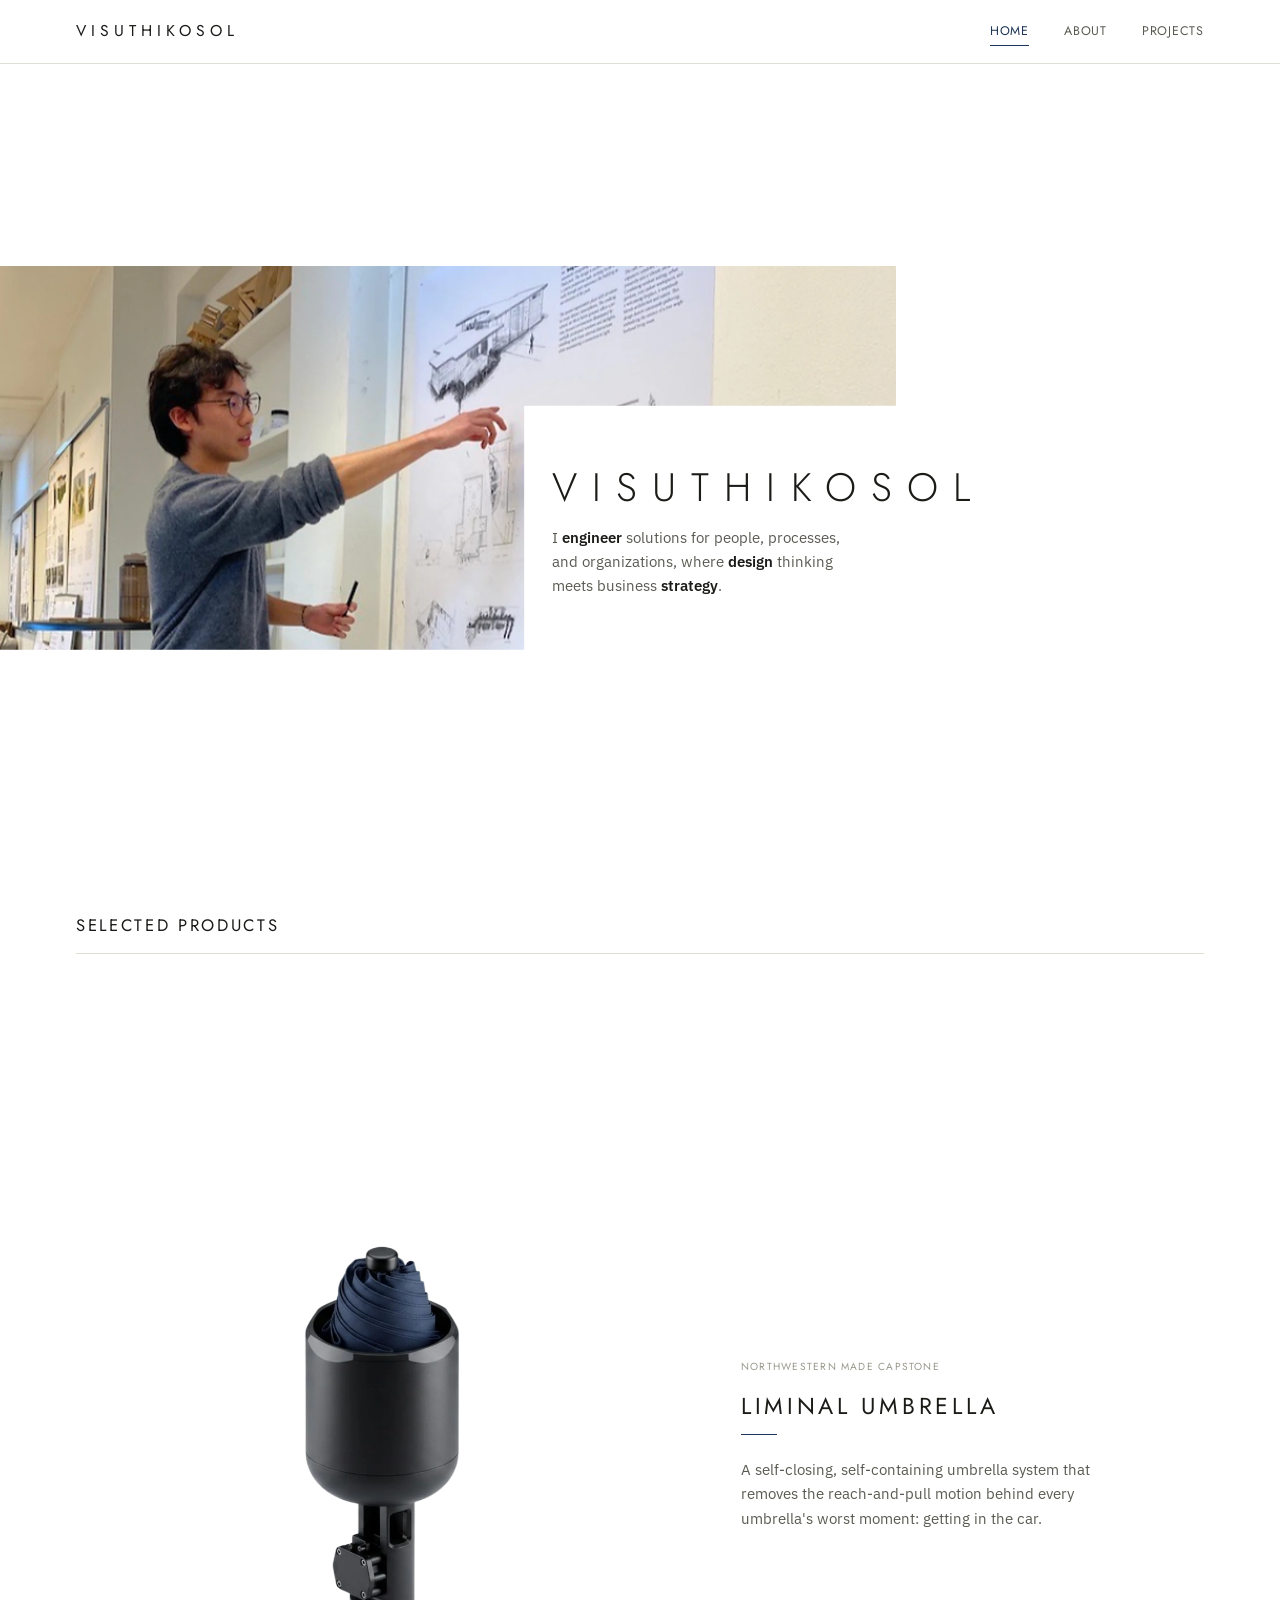
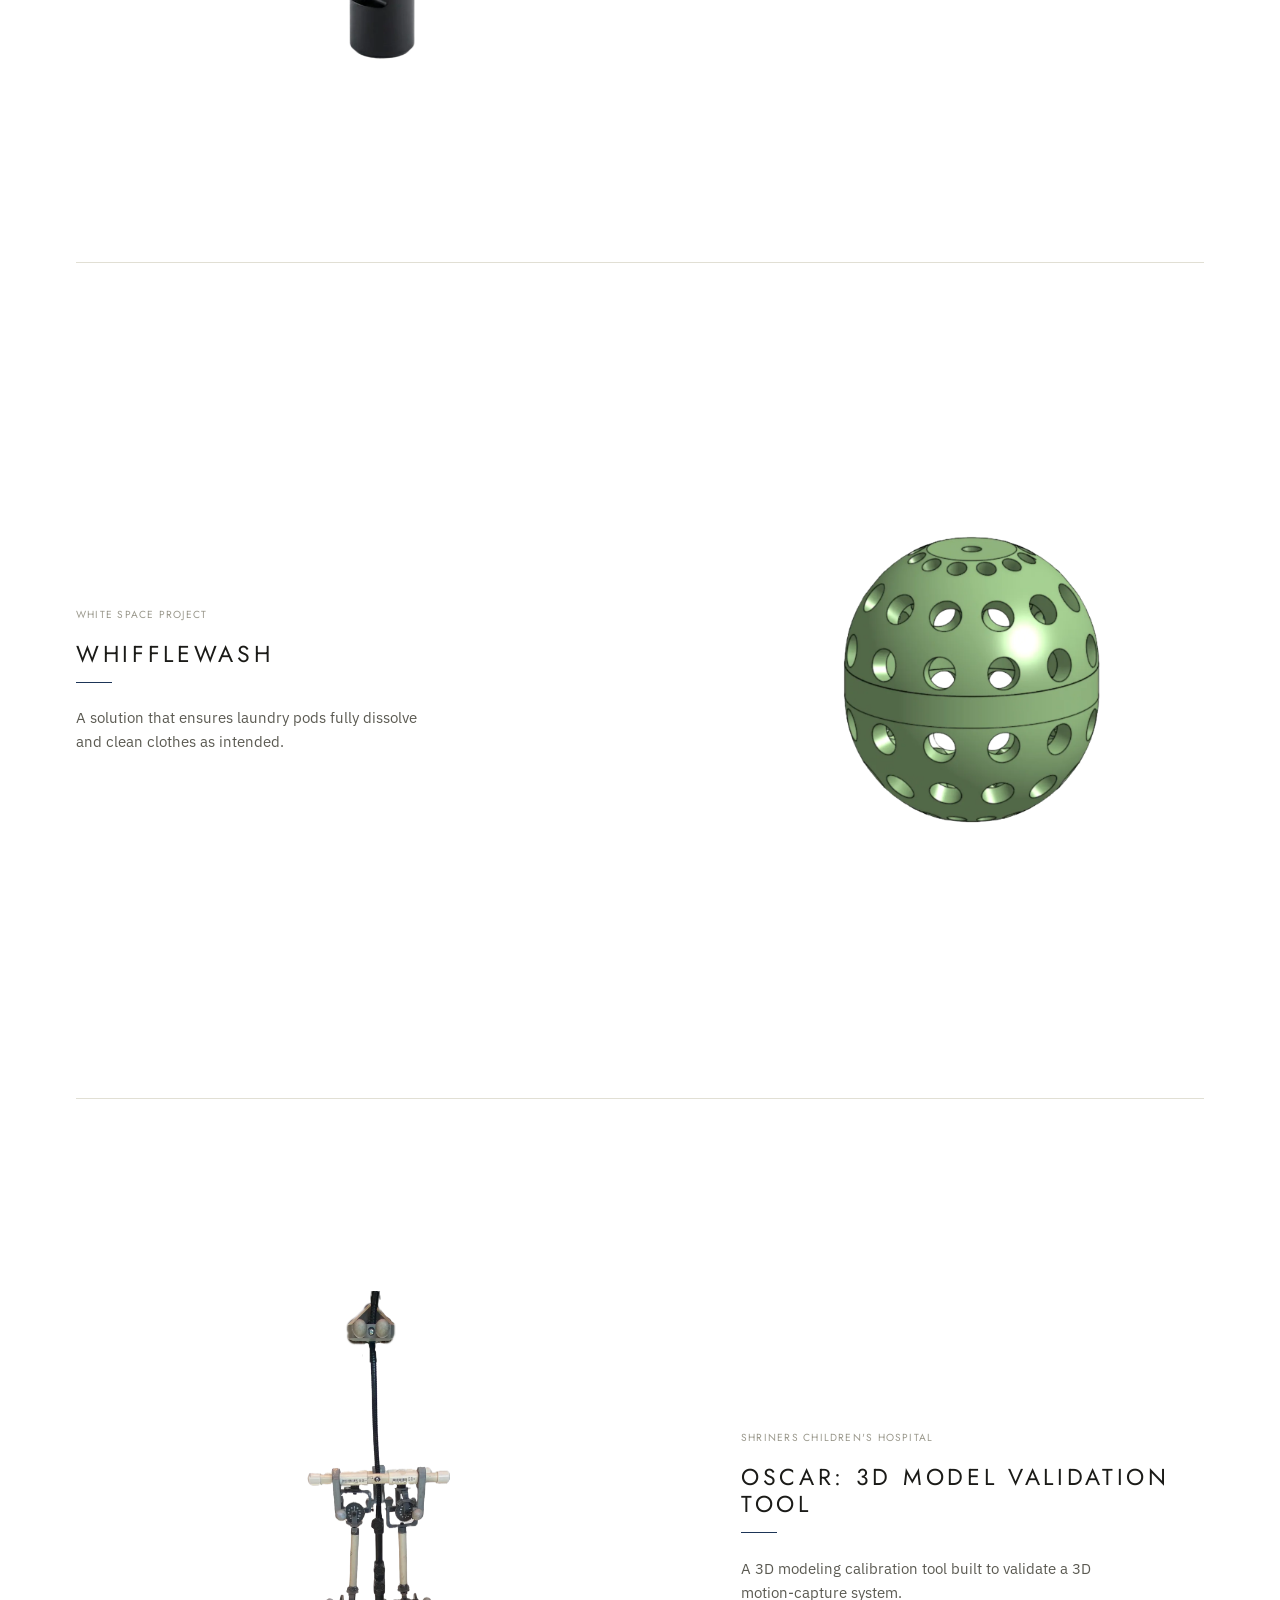
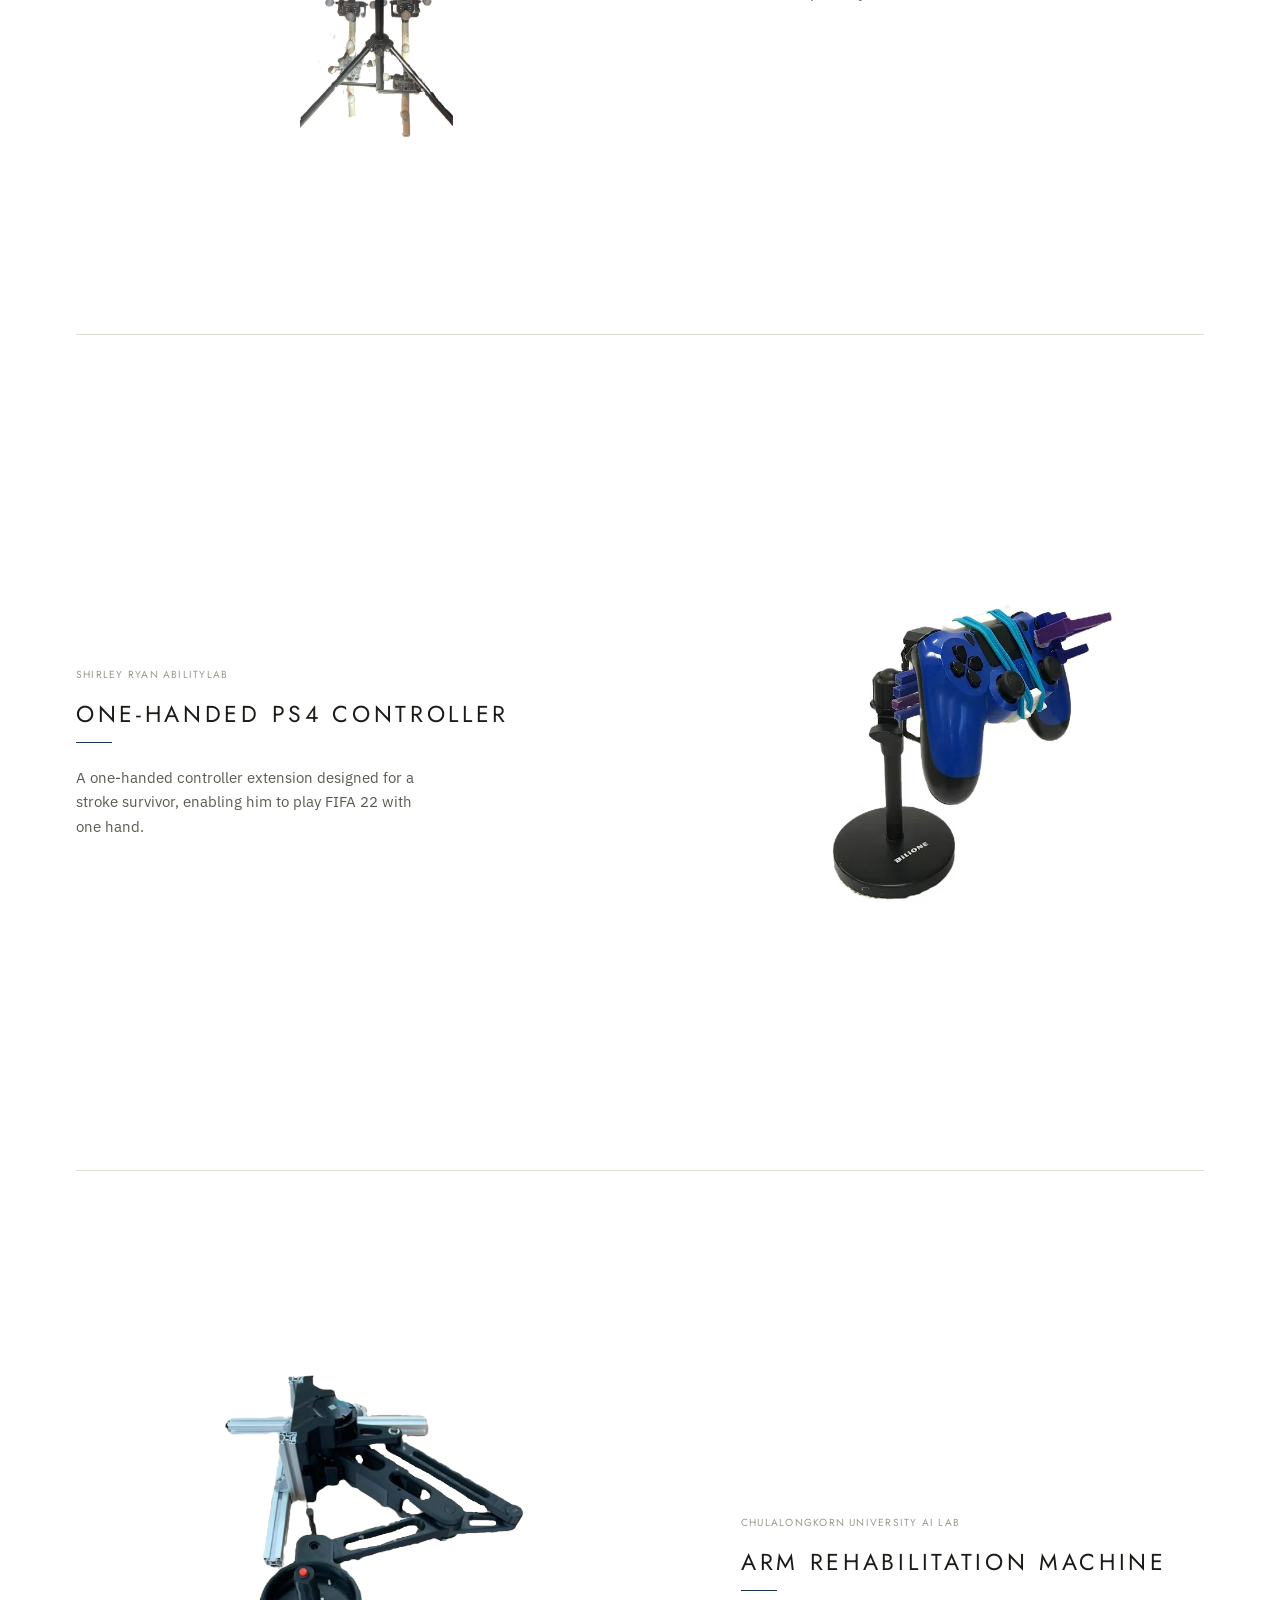
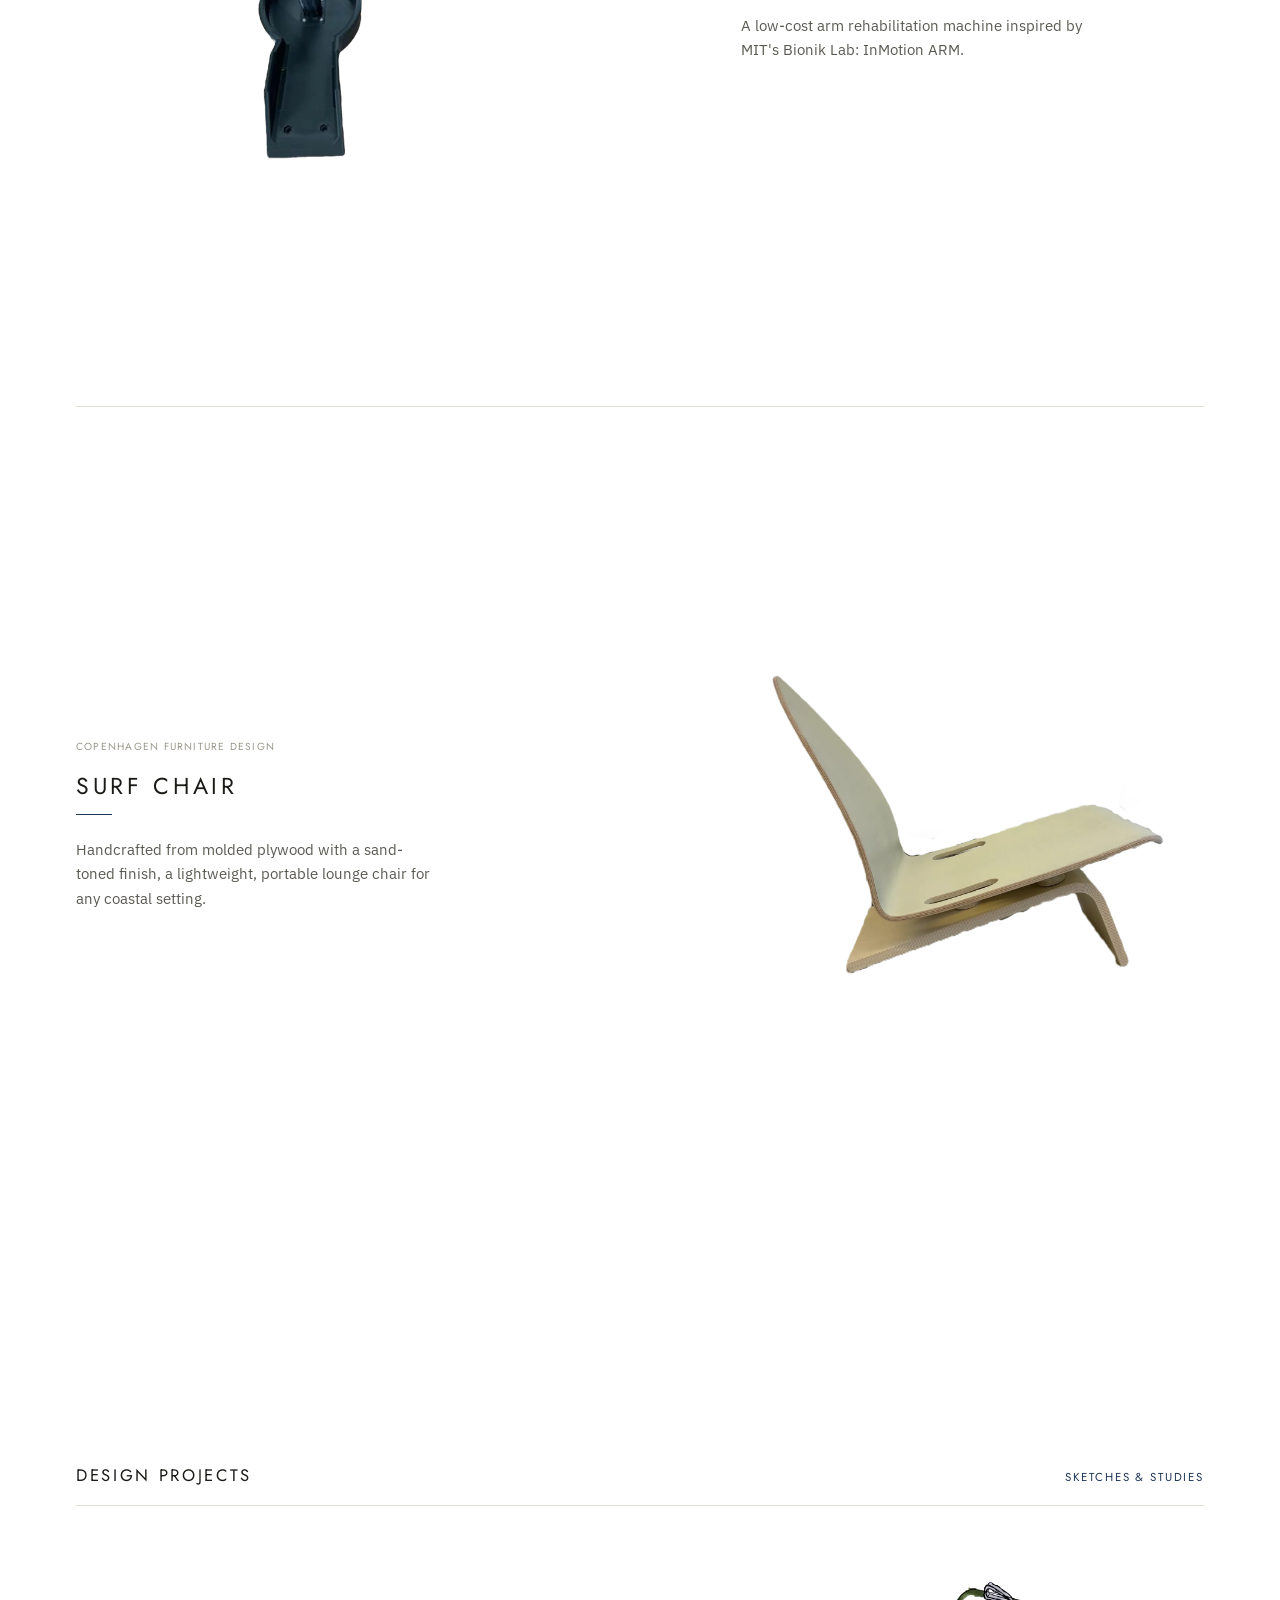
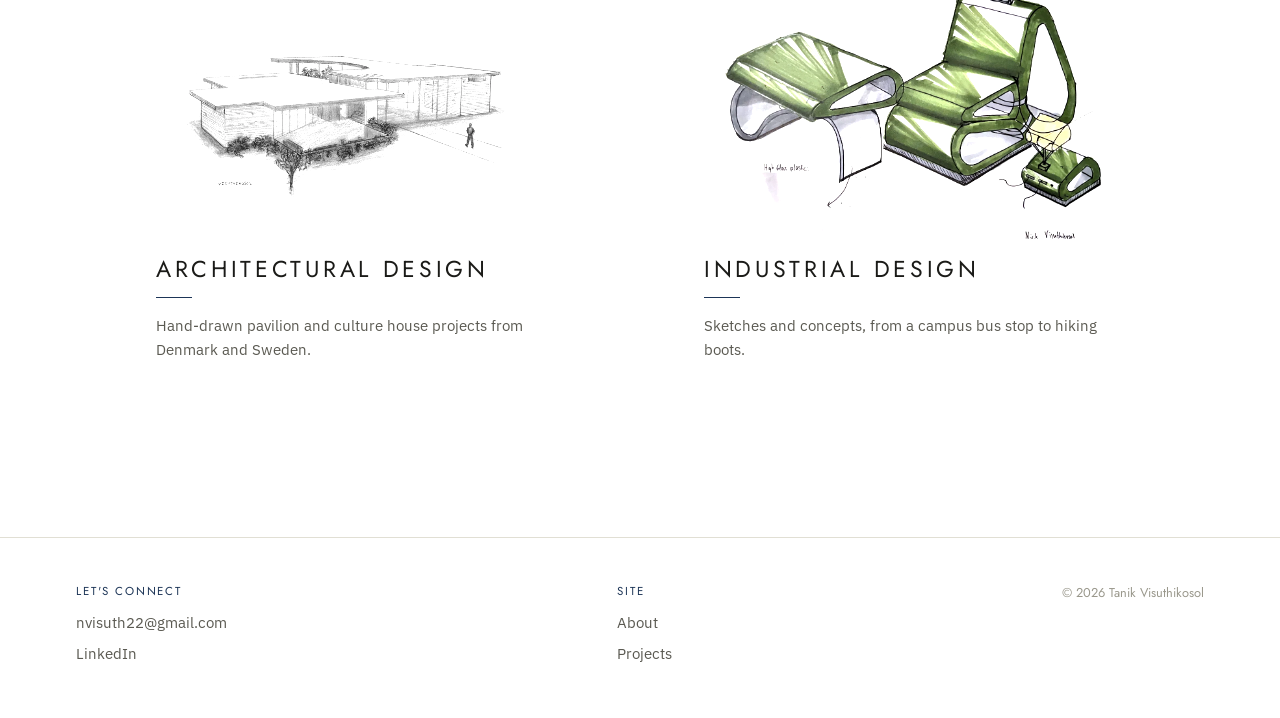
<file: index.html>
<!DOCTYPE html>
<html lang="en">
<head>
<meta charset="UTF-8">
<meta name="viewport" content="width=device-width, initial-scale=1.0">
<title>Tanik (Nick) Visuthikosol</title>
<meta name="description" content="Portfolio of Tanik (Nick) Visuthikosol: design engineering, human-centered product design, and process thinking.">
<link rel="stylesheet" href="css/style.css?v=70">
</head>
<body>

<header class="site-header">
  <div class="wrap">
    <a href="index.html" class="brand">VISUTHIKOSOL</a>
    <button class="nav-toggle" aria-label="Toggle navigation" aria-expanded="false"><span></span></button>
    <nav>
      <ul class="nav-links">
        <li><a href="index.html" class="active">Home</a></li>
        <li><a href="about.html">About</a></li>
        <li><a href="projects.html">Projects</a></li>
      </ul>
    </nav>
  </div>
</header>

<main>

  <section class="hero" style="padding:0;">
    <div class="m-hero">
      <a class="m-photo" href="about.html" aria-label="About me"><img src="assets/img/hero-photo.webp" alt="Nick Visuthikosol presenting a design project"></a>
      <h2 class="m-name">Visuthikosol</h2>
      <p class="m-lede">I <strong>engineer</strong> solutions for people, processes, and organizations, where <strong>design</strong> thinking meets business <strong>strategy</strong>.</p>
    </div>
    <div class="reveal hero-bleed">
      <div class="hero-photo">
        <img src="assets/img/hero-photo.webp" alt="Nick Visuthikosol presenting a design project" data-fallback-label="NICK VISUTHIKOSOL">
      </div>
      <div class="hero-text-card">
        <h1 class="hero-name"><a href="about.html" data-peek="About me">Visuthikosol</a></h1>
        <p class="lede">I <strong>engineer</strong> solutions for people, processes, and organizations, where <strong>design</strong> thinking meets business <strong>strategy</strong>.</p>
      </div>
    </div>
  </section>

  <section id="products">
    <div class="wrap">
      <div class="section-head reveal">
        <h2>Selected Products</h2>
      </div>
      <div class="feature-stack" data-stack>

        <article class="feature-item">
          <a class="card-media crosshair" data-peek href="work/liminal-umbrella.html" aria-label="Liminal Umbrella">
            <img src="assets/img/liminal-umbrella.webp" alt="Liminal Umbrella prototype, closed in its containment case" data-fallback-label="LIMINAL UMBRELLA">
          </a>
          <a class="feature-caption" href="work/liminal-umbrella.html" data-peek>
            <span class="mono-label">Northwestern MaDE Capstone</span>
            <h3>Liminal Umbrella</h3>
            <p>A self-closing, self-containing umbrella system that removes the reach-and-pull motion behind every umbrella's worst moment: getting in the car.</p>
          </a>
        </article>

        <article class="feature-item">
          <a class="card-media crosshair" data-peek href="work/whifflewash.html" aria-label="WhiffleWash">
            <img src="assets/img/whifflewash.webp" alt="WhiffleWash project" data-fallback-label="WHIFFLEWASH">
          </a>
          <a class="feature-caption" href="work/whifflewash.html" data-peek>
            <span class="mono-label">White Space Project</span>
            <h3>WhiffleWash</h3>
            <p>A solution that ensures laundry pods fully dissolve and clean clothes as intended.</p>
          </a>
        </article>

        <article class="feature-item">
          <a class="card-media crosshair" data-peek href="work/oscar.html" aria-label="OSCAR: 3D Model Validation Tool">
            <img src="assets/img/oscar.webp" alt="OSCAR 3D model validation tool" data-fallback-label="OSCAR">
          </a>
          <a class="feature-caption" href="work/oscar.html" data-peek>
            <span class="mono-label">Shriners Children's Hospital</span>
            <h3>OSCAR: 3D Model Validation Tool</h3>
            <p>A 3D modeling calibration tool built to validate a 3D motion-capture system.</p>
          </a>
        </article>

        <article class="feature-item">
          <a class="card-media crosshair" data-peek href="work/one-handed-controller.html" aria-label="One-Handed PS4 Controller">
            <img src="assets/img/ps4-controller.webp" alt="One-handed PS4 controller extension" data-fallback-label="PS4 CONTROLLER">
          </a>
          <a class="feature-caption" href="work/one-handed-controller.html" data-peek>
            <span class="mono-label">Shirley Ryan AbilityLab</span>
            <h3>One-Handed PS4 Controller</h3>
            <p>A one-handed controller extension designed for a stroke survivor, enabling him to play FIFA 22 with one hand.</p>
          </a>
        </article>

        <article class="feature-item">
          <a class="card-media crosshair" data-peek href="work/arm-rehab.html" aria-label="Arm Rehabilitation Machine">
            <img src="assets/img/arm-rehab.webp" alt="Arm rehabilitation machine" data-fallback-label="ARM REHAB MACHINE">
          </a>
          <a class="feature-caption" href="work/arm-rehab.html" data-peek>
            <span class="mono-label">Chulalongkorn University AI Lab</span>
            <h3>Arm Rehabilitation Machine</h3>
            <p>A low-cost arm rehabilitation machine inspired by MIT's Bionik Lab: InMotion ARM.</p>
          </a>
        </article>

        <article class="feature-item">
          <a class="card-media crosshair" data-peek href="work/surf-chair.html" aria-label="Surf Chair">
            <img src="assets/img/surf-chair.webp" alt="Surf Chair" data-fallback-label="SURF CHAIR">
          </a>
          <a class="feature-caption" href="work/surf-chair.html" data-peek>
            <span class="mono-label">Copenhagen Furniture Design</span>
            <h3>Surf Chair</h3>
            <p>Handcrafted from molded plywood with a sand-toned finish, a lightweight, portable lounge chair for any coastal setting.</p>
          </a>
        </article>

      </div>
    </div>
  </section>

  <section id="design-projects">
    <div class="wrap">
      <div class="section-head reveal">
        <h2>Design Projects</h2>
        <span class="mono-label">Sketches &amp; Studies</span>
      </div>
      <div class="design-grid" data-stack>
        <a class="design-tile crosshair reveal" data-peek href="work/architectural-design.html">
          <div class="card-media"><img src="assets/img/architectural-design.webp" alt="Hand-drawn architectural sketch" loading="lazy"></div>
          <h3>Architectural Design</h3>
          <p>Hand-drawn pavilion and culture house projects from Denmark and Sweden.</p>
        </a>
        <a class="design-tile crosshair reveal reveal-delay-1" data-peek href="work/industrial-design.html">
          <div class="card-media"><img src="assets/img/ind/a2c0a98e01e941d9862bf4da6466e25a.webp" alt="Space-efficient furniture sketch" loading="lazy"></div>
          <h3>Industrial Design</h3>
          <p>Sketches and concepts, from a campus bus stop to hiking boots.</p>
        </a>
      </div>
    </div>
  </section>

</main>

<footer class="site-footer">
  <div class="wrap footer-grid">
    <div>
      <span class="mono-label">Let's Connect</span>
      <div class="footer-links">
        <a href="mailto:nvisuth22@gmail.com">nvisuth22@gmail.com</a>
        <a href="https://www.linkedin.com/in/tanik-visuthikosol-217a21216/" target="_blank" rel="noopener">LinkedIn</a>
      </div>
    </div>
    <div>
      <span class="mono-label">Site</span>
      <div class="footer-links">
        <a href="about.html">About</a>
        <a href="projects.html">Projects</a>
      </div>
    </div>
    <div class="footer-note">&copy; 2026 Tanik Visuthikosol</div>
  </div>
</footer>

<script src="js/main.js?v=70"></script>
</body>
</html>
</file>
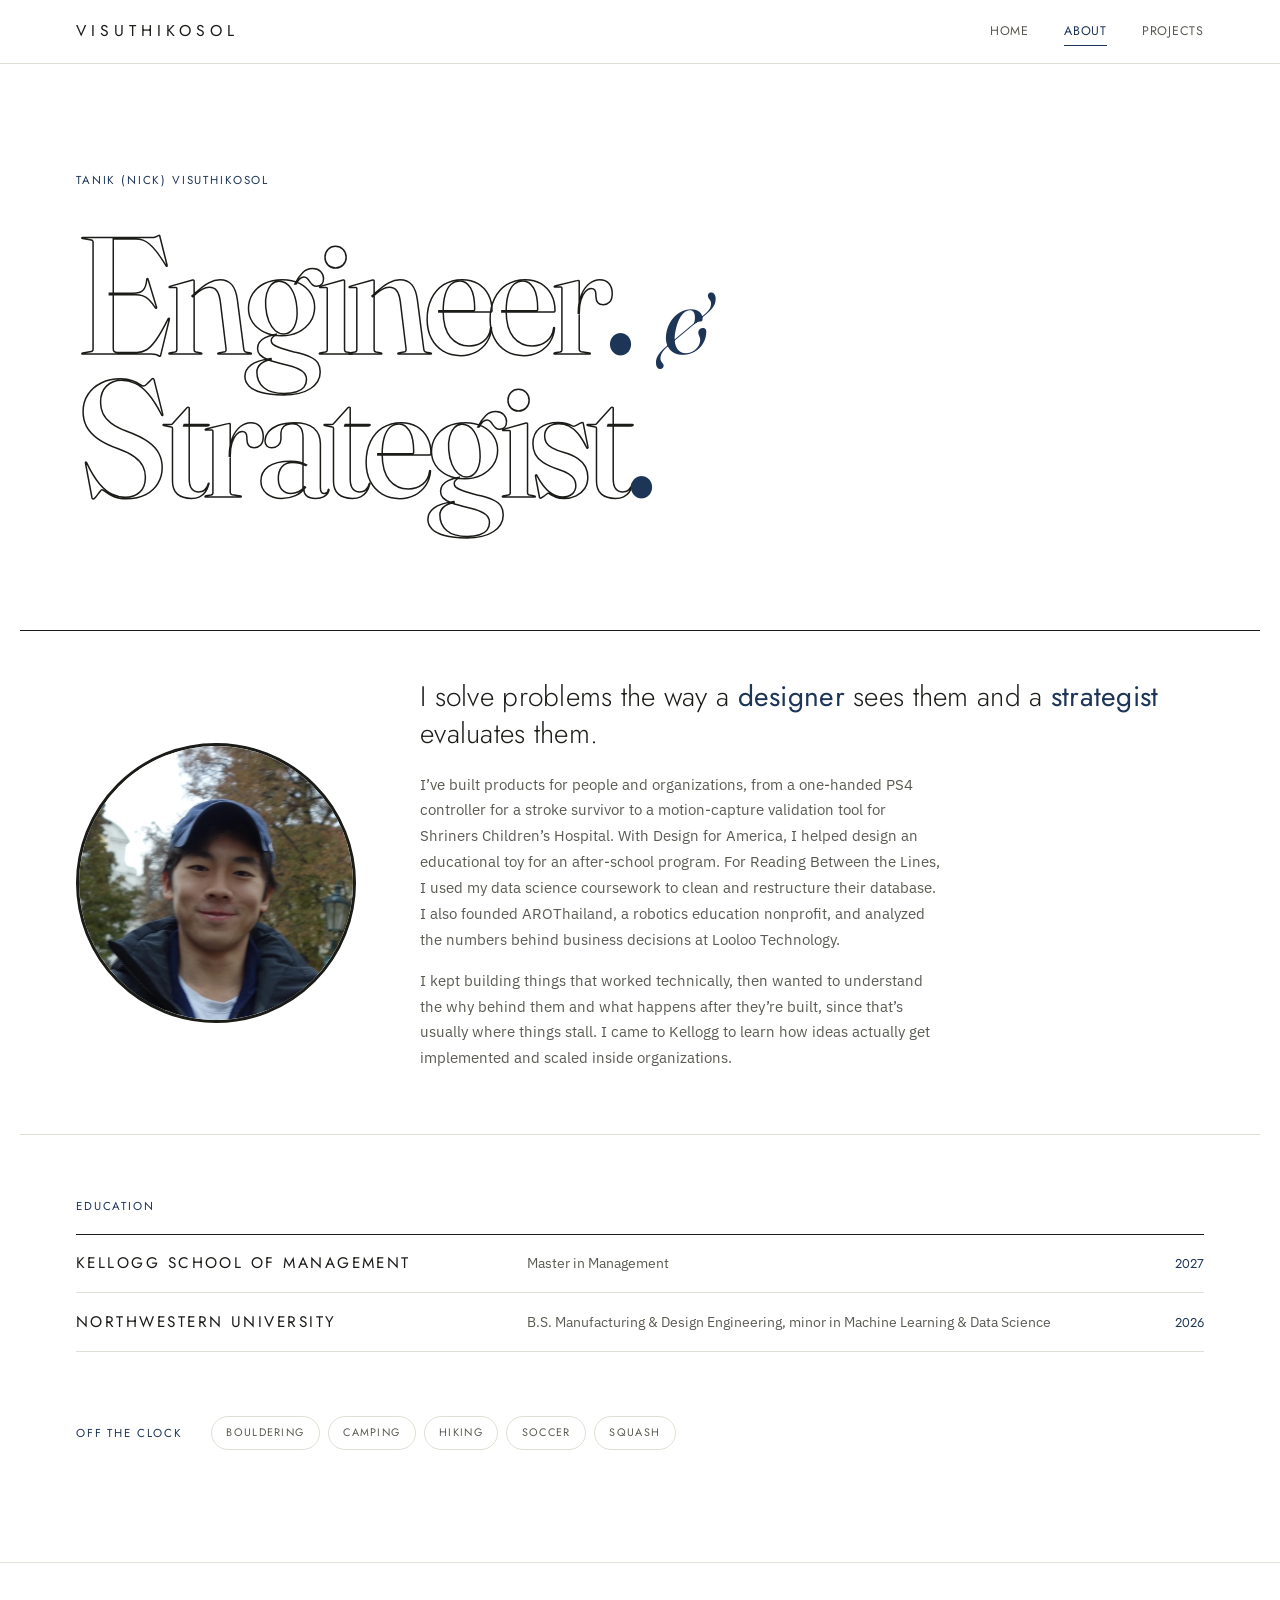
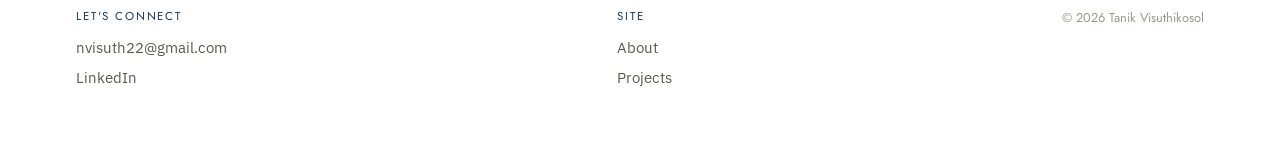
<file: about.html>
<!DOCTYPE html>
<html lang="en">
<head>
<meta charset="UTF-8">
<meta name="viewport" content="width=device-width, initial-scale=1.0">
<title>About | Tanik (Nick) Visuthikosol</title>
<meta name="description" content="About Tanik (Nick) Visuthikosol: design engineering background, education, and interests.">
<link rel="stylesheet" href="css/style.css?v=70">
</head>
<body>

<header class="site-header">
  <div class="wrap">
    <a href="index.html" class="brand">VISUTHIKOSOL</a>
    <button class="nav-toggle" aria-label="Toggle navigation" aria-expanded="false"><span></span></button>
    <nav>
      <ul class="nav-links">
        <li><a href="index.html">Home</a></li>
        <li><a href="about.html" class="active">About</a></li>
        <li><a href="projects.html">Projects</a></li>
      </ul>
    </nav>
  </div>
</header>

<main class="about2">
  <section class="ab-hero wrap">
    <p class="ab-kicker mono-label">Tanik (Nick) Visuthikosol</p>
    <h1 class="ab-words">
      <span class="ab-word" tabindex="0" data-cap="Manufacturing &amp; Design Engineering, Northwestern &rsquo;26">Engineer<i>.</i></span>
      <span class="ab-amp" aria-hidden="true">&amp;</span>
      <span class="ab-word" tabindex="0" data-cap="Master in Management, Kellogg &rsquo;27">Strategist<i>.</i></span>
    </h1>
    <p class="ab-cap" aria-live="polite"></p>
  </section>

  <section class="ab-body wrap">
    <figure class="ab-portrait"><img src="assets/img/profile-photo.webp" alt="Portrait of Nick Visuthikosol"></figure>
    <div class="ab-copy">
      <p class="ab-lead">I solve problems the way a <em>designer</em> sees them and a <em>strategist</em> evaluates them.</p>
      <p>I&rsquo;ve built products for people and organizations, from a one-handed PS4 controller for a stroke survivor to a motion-capture validation tool for Shriners Children&rsquo;s Hospital. With Design for America, I helped design an educational toy for an after-school program. For Reading Between the Lines, I used my data science coursework to clean and restructure their database. I also founded AROThailand, a robotics education nonprofit, and analyzed the numbers behind business decisions at Looloo Technology.</p>
      <p>I kept building things that worked technically, then wanted to understand the why behind them and what happens after they&rsquo;re built, since that&rsquo;s usually where things stall. I came to Kellogg to learn how ideas actually get implemented and scaled inside organizations.</p>
    </div>
  </section>

  <section class="ab-edu wrap">
    <span class="mono-label">Education</span>
    <ul>
      <li><strong>Kellogg School of Management</strong><span>Master in Management</span><em>2027</em></li>
      <li><strong>Northwestern University</strong><span>B.S. Manufacturing &amp; Design Engineering, minor in Machine Learning &amp; Data Science</span><em>2026</em></li>
    </ul>
    <div class="ab-off"><span class="mono-label">Off the clock</span><ul><li>BOULDERING</li><li>CAMPING</li><li>HIKING</li><li>SOCCER</li><li>SQUASH</li></ul></div>
  </section>
</main>

<footer class="site-footer">
  <div class="wrap footer-grid">
    <div>
      <span class="mono-label">Let's Connect</span>
      <div class="footer-links">
        <a href="mailto:nvisuth22@gmail.com">nvisuth22@gmail.com</a>
        <a href="https://www.linkedin.com/in/tanik-visuthikosol-217a21216/" target="_blank" rel="noopener">LinkedIn</a>
      </div>
    </div>
    <div>
      <span class="mono-label">Site</span>
      <div class="footer-links">
        <a href="about.html">About</a>
        <a href="projects.html">Projects</a>
      </div>
    </div>
    <div class="footer-note">&copy; 2026 Tanik Visuthikosol</div>
  </div>
</footer>

<script src="js/main.js?v=70"></script>
</body>
</html>
</file>
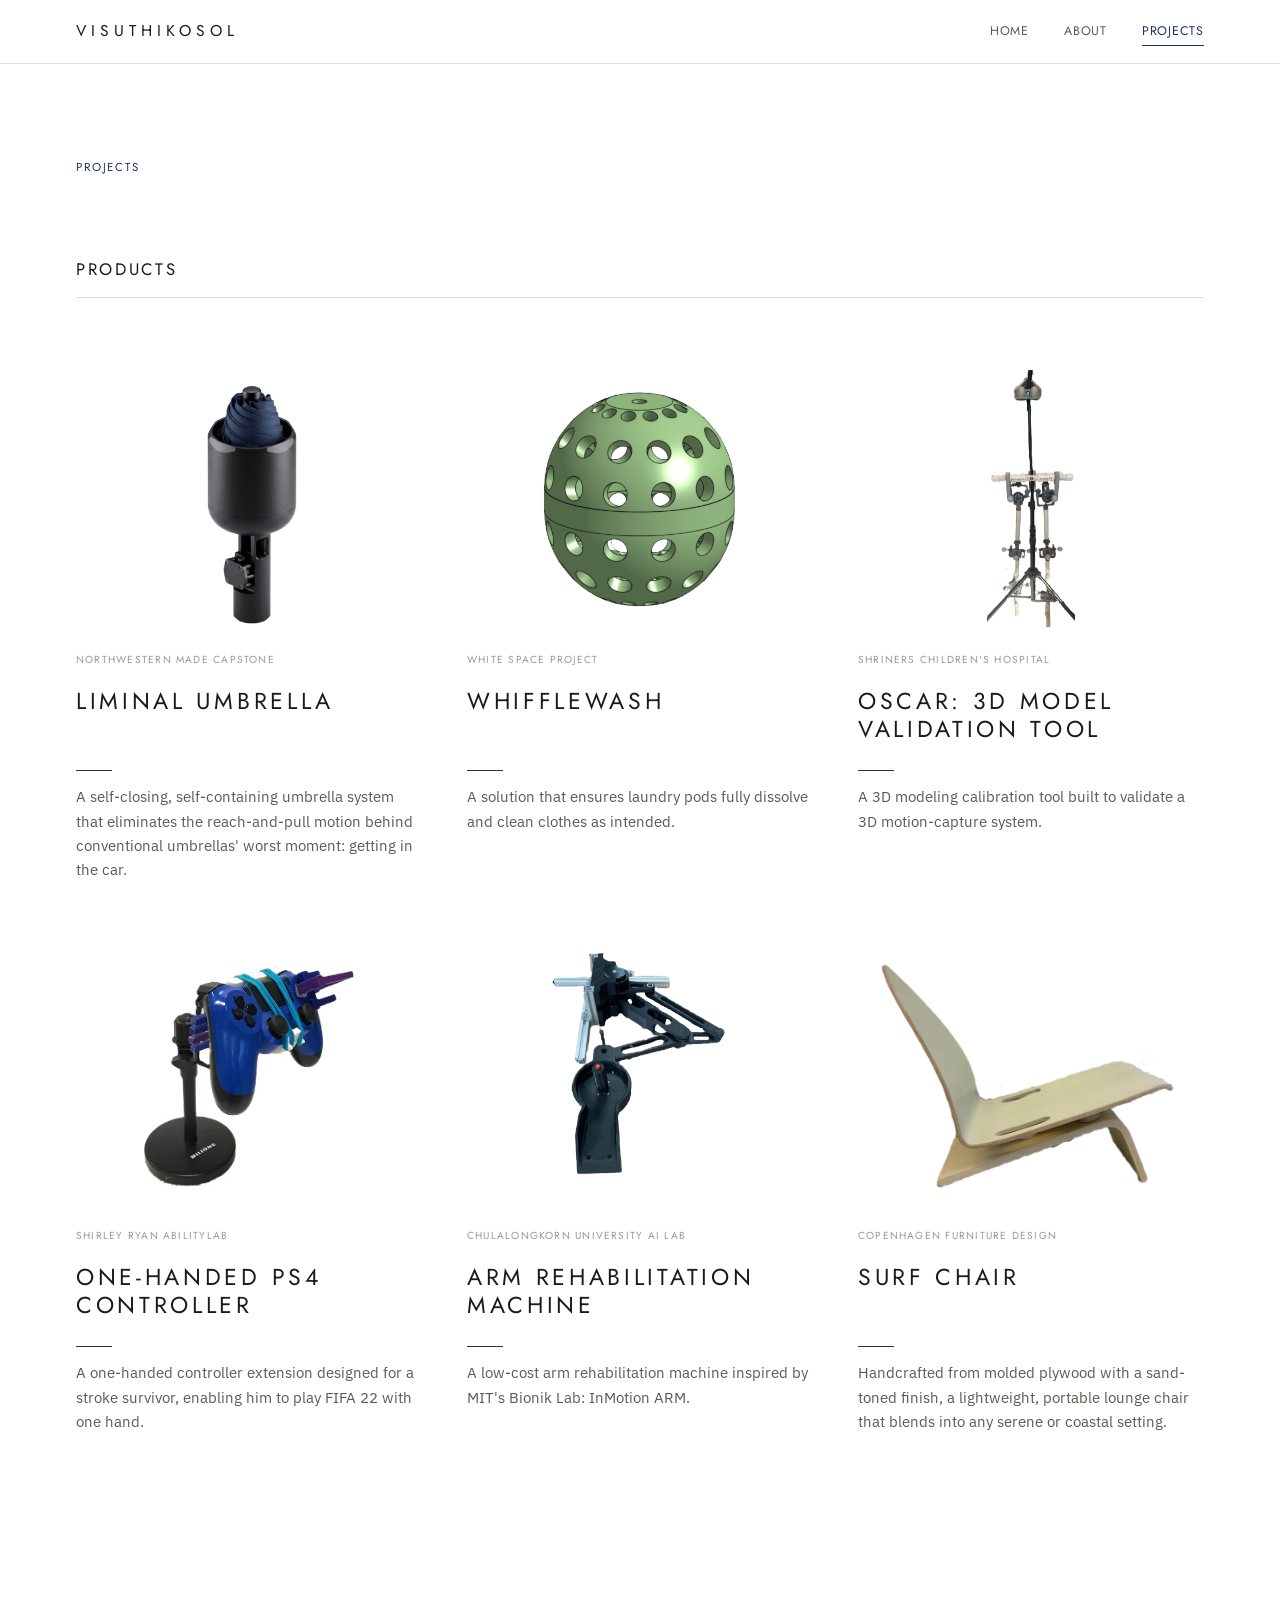
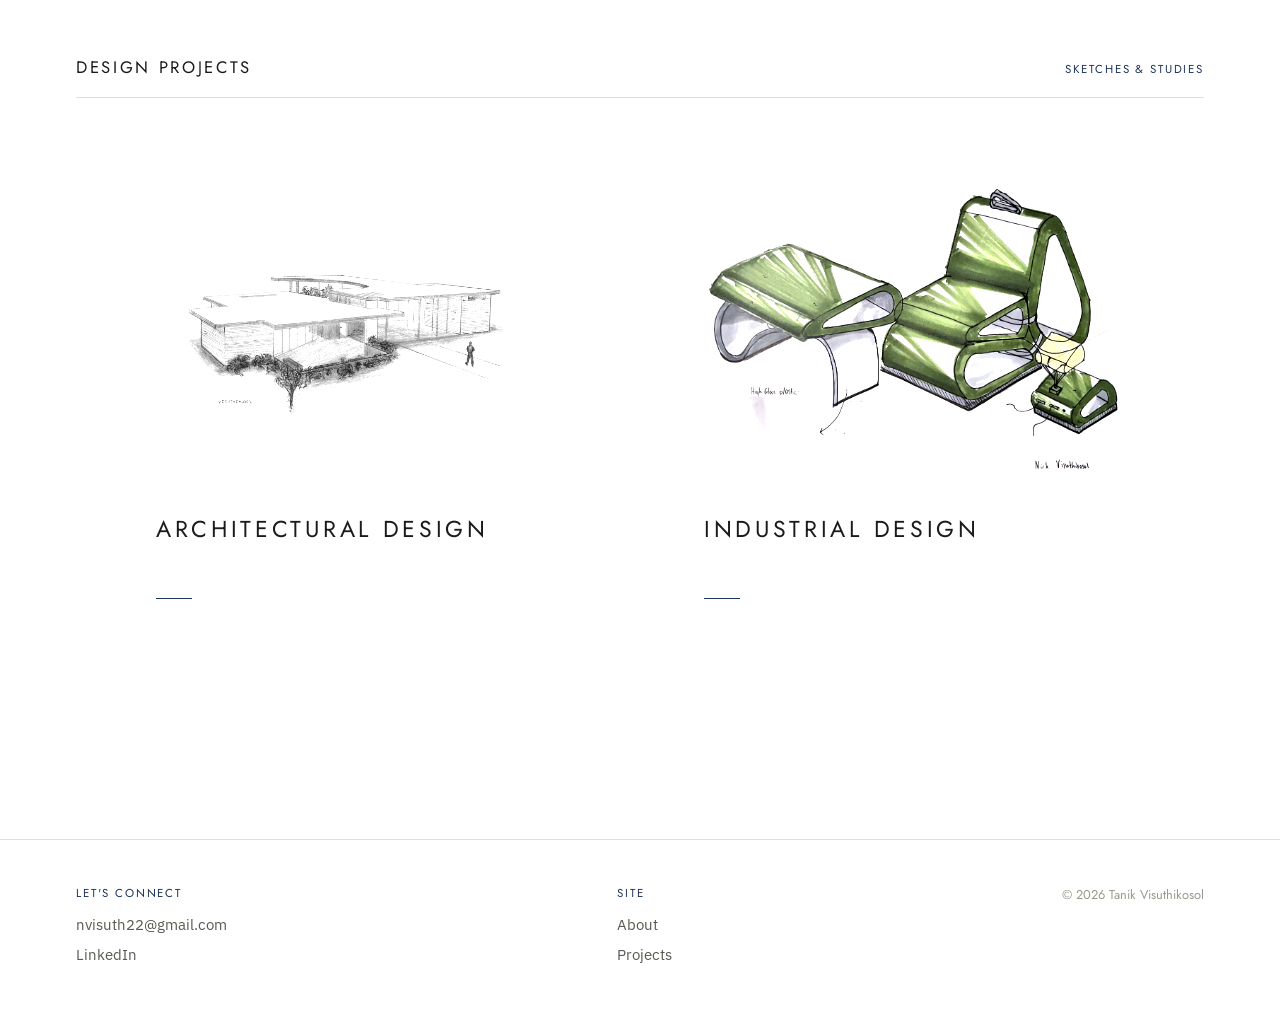
<file: projects.html>
<!DOCTYPE html>
<html lang="en">
<head>
<meta charset="UTF-8">
<meta name="viewport" content="width=device-width, initial-scale=1.0">
<title>Projects | Tanik (Nick) Visuthikosol</title>
<meta name="description" content="Product design, medtech, and design engineering projects by Tanik (Nick) Visuthikosol.">
<link rel="stylesheet" href="css/style.css?v=70">
</head>
<body>

<header class="site-header">
  <div class="wrap">
    <a href="index.html" class="brand">VISUTHIKOSOL</a>
    <button class="nav-toggle" aria-label="Toggle navigation" aria-expanded="false"><span></span></button>
    <nav>
      <ul class="nav-links">
        <li><a href="index.html">Home</a></li>
        <li><a href="about.html">About</a></li>
        <li><a href="projects.html" class="active">Projects</a></li>
      </ul>
    </nav>
  </div>
</header>

<main>

  <section class="hero" style="padding-bottom: 0;">
    <div class="wrap reveal">
      <div class="hero-eyebrow">
        <span class="mono-label">Projects</span>
      </div>
    </div>
  </section>

  <!-- ===================== PRODUCTS (masonry) ===================== -->
  <section id="products">
    <div class="wrap">
      <div class="section-head reveal">
        <h2>Products</h2>
      </div>

      <div class="masonry" data-stack-m>

        <a class="gallery-item ar-tall crosshair reveal" id="liminal-umbrella-card" href="work/liminal-umbrella.html">
          <div class="card-media">
            <img src="assets/img/liminal-umbrella.webp" alt="Liminal Umbrella prototype, closed in its containment case" data-fallback-label="LIMINAL UMBRELLA">
          </div>
          <span class="mono-label">Northwestern MaDE Capstone</span>
          <h3>Liminal Umbrella</h3>
          <p>A self-closing, self-containing umbrella system that eliminates the reach-and-pull motion behind conventional umbrellas' worst moment: getting in the car.</p>
        </a>

        <a class="gallery-item ar-square crosshair reveal reveal-delay-1" href="work/whifflewash.html">
          <div class="card-media">
            <img src="assets/img/whifflewash.webp" alt="WhiffleWash project" data-fallback-label="WHIFFLEWASH">
          </div>
          <span class="mono-label">White Space Project</span>
          <h3>WhiffleWash</h3>
          <p>A solution that ensures laundry pods fully dissolve and clean clothes as intended.</p>
        </a>

        <a class="gallery-item ar-tall crosshair reveal reveal-delay-2" href="work/oscar.html">
          <div class="card-media">
            <img src="assets/img/oscar.webp" alt="OSCAR 3D model validation tool" data-fallback-label="OSCAR">
          </div>
          <span class="mono-label">Shriners Children's Hospital</span>
          <h3>OSCAR: 3D Model Validation Tool</h3>
          <p>A 3D modeling calibration tool built to validate a 3D motion-capture system.</p>
        </a>

        <a class="gallery-item ar-portrait crosshair reveal" href="work/one-handed-controller.html">
          <div class="card-media">
            <img src="assets/img/ps4-controller.webp" alt="One-handed PS4 controller extension" data-fallback-label="PS4 CONTROLLER">
          </div>
          <span class="mono-label">Shirley Ryan AbilityLab</span>
          <h3>One-Handed PS4 Controller</h3>
          <p>A one-handed controller extension designed for a stroke survivor, enabling him to play FIFA 22 with one hand.</p>
        </a>

        <a class="gallery-item ar-portrait crosshair reveal reveal-delay-1" href="work/arm-rehab.html">
          <div class="card-media">
            <img src="assets/img/arm-rehab.webp" alt="Arm rehabilitation machine" data-fallback-label="ARM REHAB MACHINE">
          </div>
          <span class="mono-label">Chulalongkorn University AI Lab</span>
          <h3>Arm Rehabilitation Machine</h3>
          <p>A low-cost arm rehabilitation machine inspired by MIT's Bionik Lab: InMotion ARM.</p>
        </a>

        <a class="gallery-item ar-landscape crosshair reveal reveal-delay-2" href="work/surf-chair.html">
          <div class="card-media">
            <img src="assets/img/surf-chair.webp" alt="Surf Chair" data-fallback-label="SURF CHAIR">
          </div>
          <span class="mono-label">Copenhagen Furniture Design</span>
          <h3>Surf Chair</h3>
          <p>Handcrafted from molded plywood with a sand-toned finish, a lightweight, portable lounge chair that blends into any serene or coastal setting.</p>
        </a>

      </div>
    </div>
  </section>

  <!-- ===================== DESIGN PROJECTS ===================== -->
  <section id="design-projects">
    <div class="wrap">
      <div class="section-head reveal">
        <h2>Design Projects</h2>
        <span class="mono-label">Sketches &amp; Studies</span>
      </div>

      <div class="masonry design-masonry">

        <a class="gallery-item ar-wide crosshair reveal" href="work/architectural-design.html">
          <div class="card-media">
            <img src="assets/img/architectural-design.webp" alt="Architectural design sketches" data-fallback-label="ARCHITECTURAL DESIGN">
          </div>
          <h3>Architectural Design</h3>
        </a>

        <a class="gallery-item ar-wide crosshair reveal reveal-delay-1" href="work/industrial-design.html">
          <div class="card-media">
            <img src="assets/img/ind/a2c0a98e01e941d9862bf4da6466e25a.webp" alt="Space-efficient furniture sketch" data-fallback-label="INDUSTRIAL DESIGN">
          </div>
          <h3>Industrial Design</h3>
        </a>

      </div>
    </div>
  </section>

</main>

<footer class="site-footer">
  <div class="wrap footer-grid">
    <div>
      <span class="mono-label">Let's Connect</span>
      <div class="footer-links">
        <a href="mailto:nvisuth22@gmail.com">nvisuth22@gmail.com</a>
        <a href="https://www.linkedin.com/in/tanik-visuthikosol-217a21216/" target="_blank" rel="noopener">LinkedIn</a>
      </div>
    </div>
    <div>
      <span class="mono-label">Site</span>
      <div class="footer-links">
        <a href="about.html">About</a>
        <a href="projects.html">Projects</a>
      </div>
    </div>
    <div class="footer-note">&copy; 2026 Tanik Visuthikosol</div>
  </div>
</footer>

<script src="js/main.js?v=70"></script>
</body>
</html>
</file>
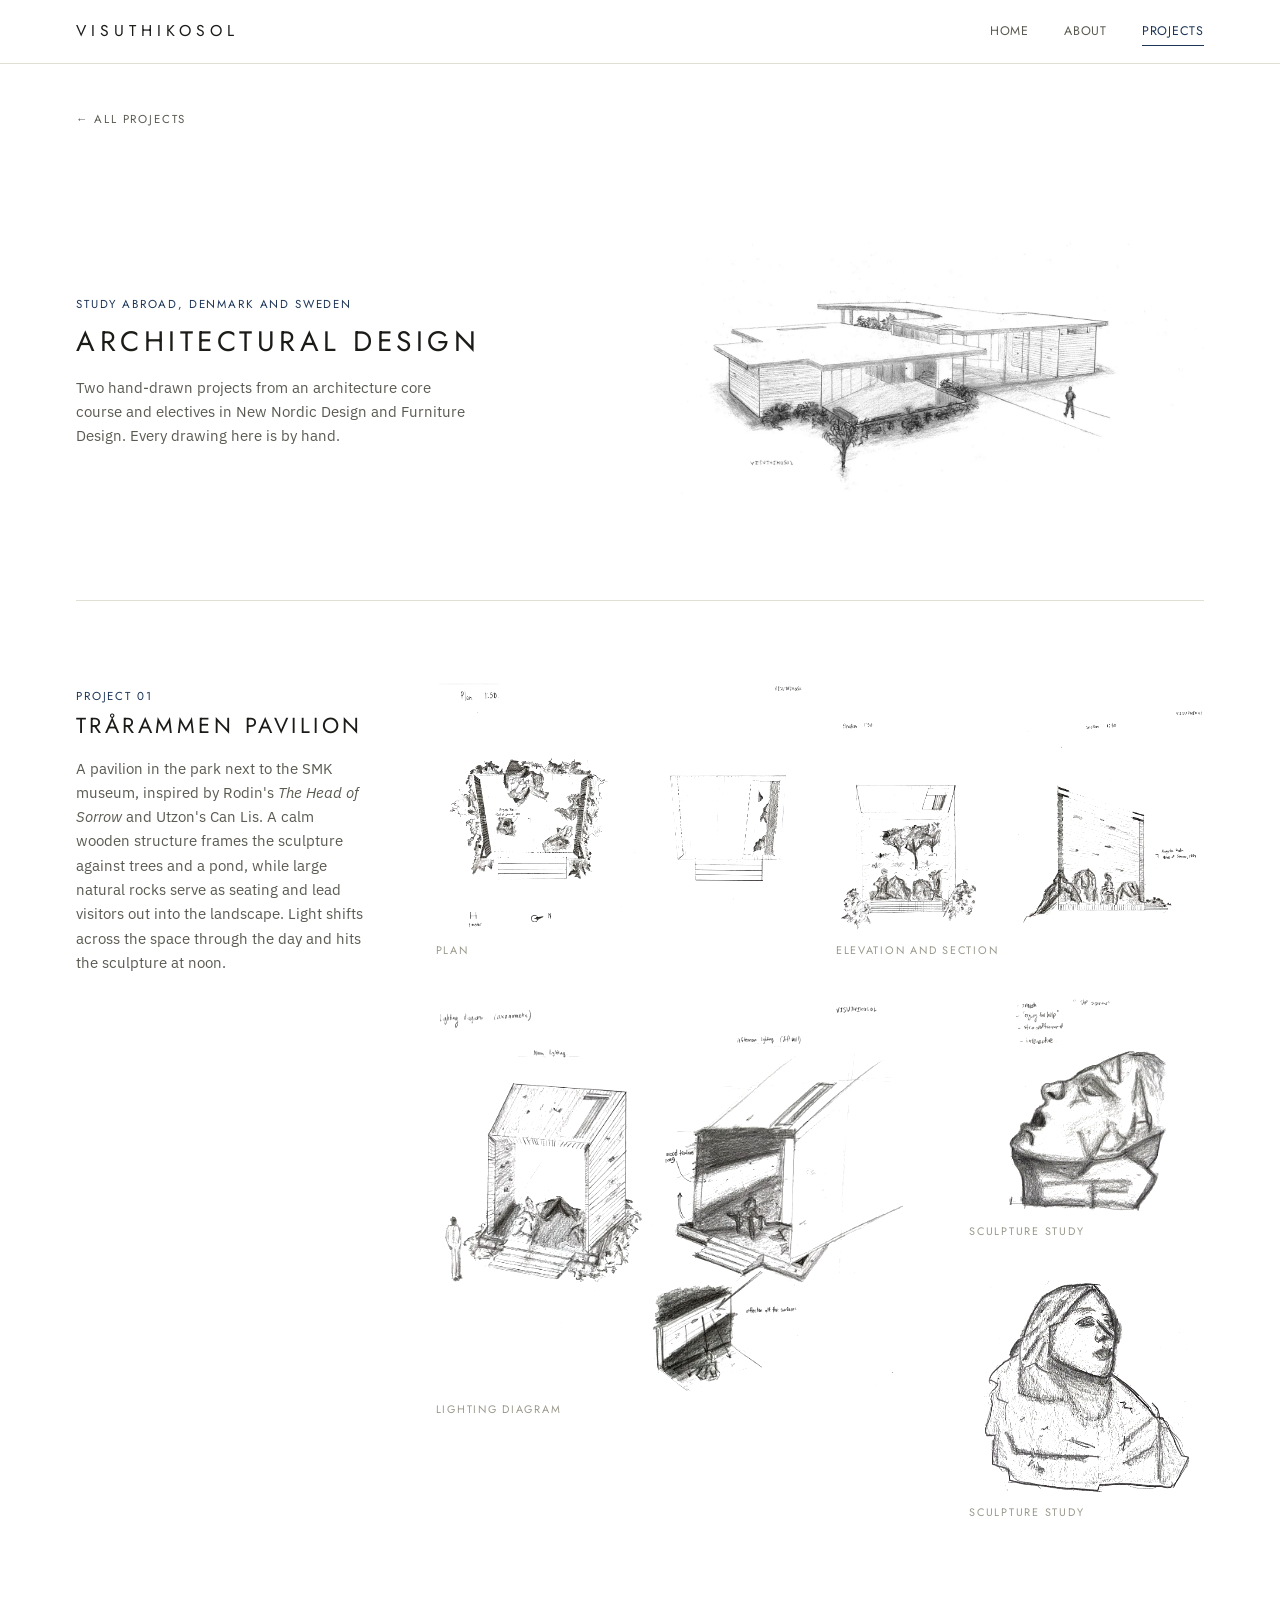
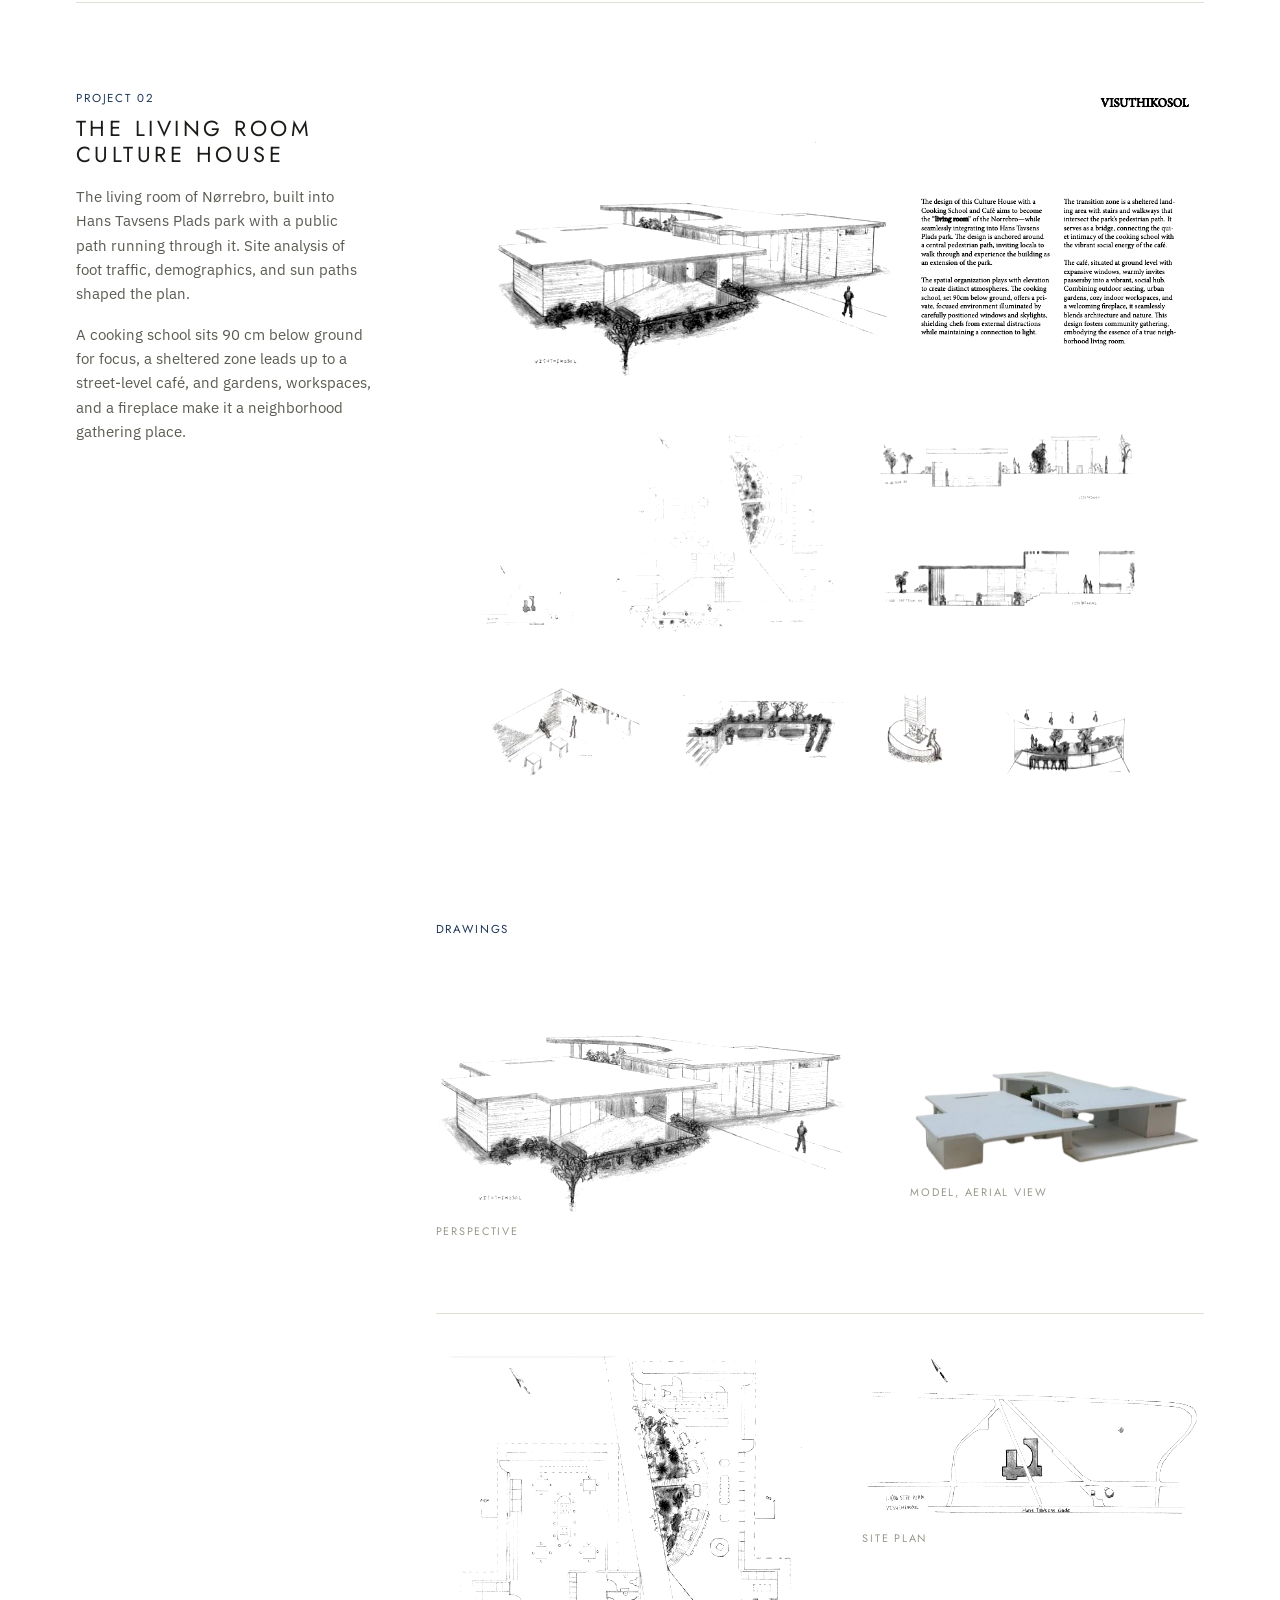
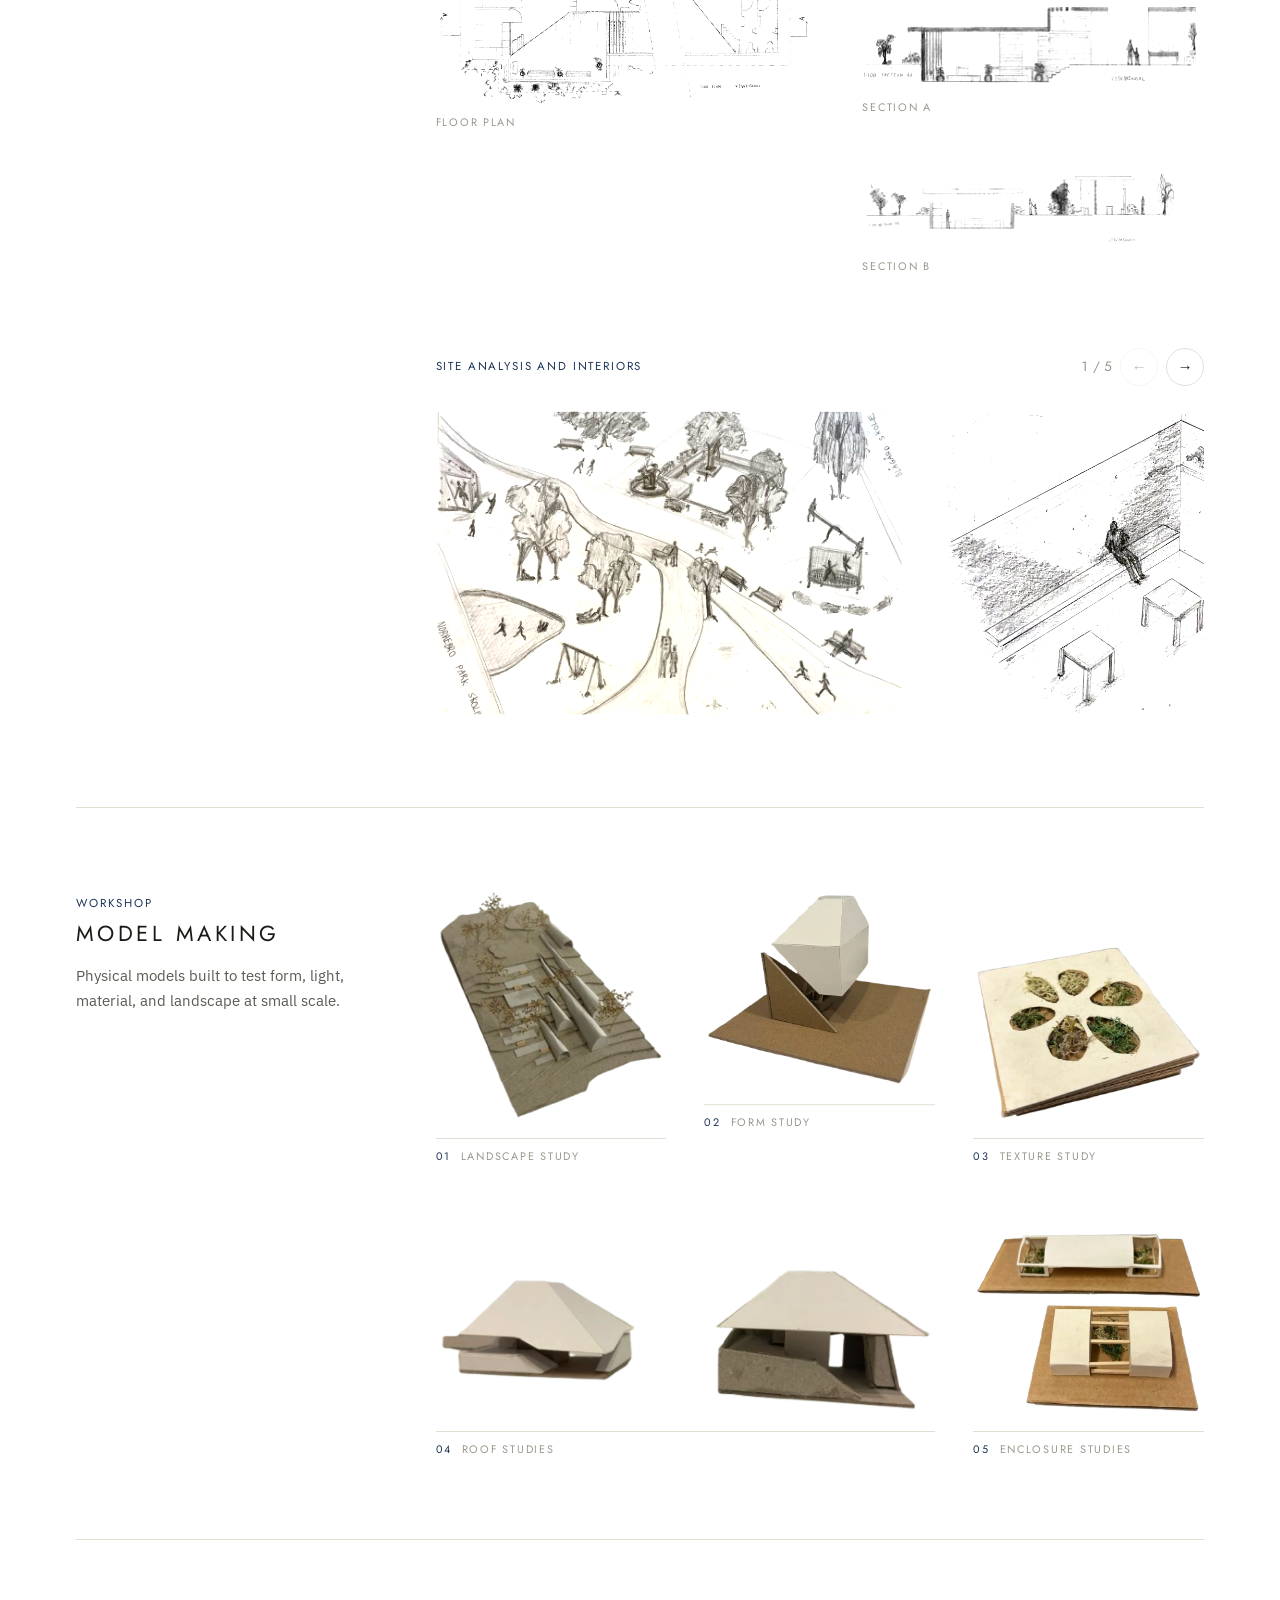
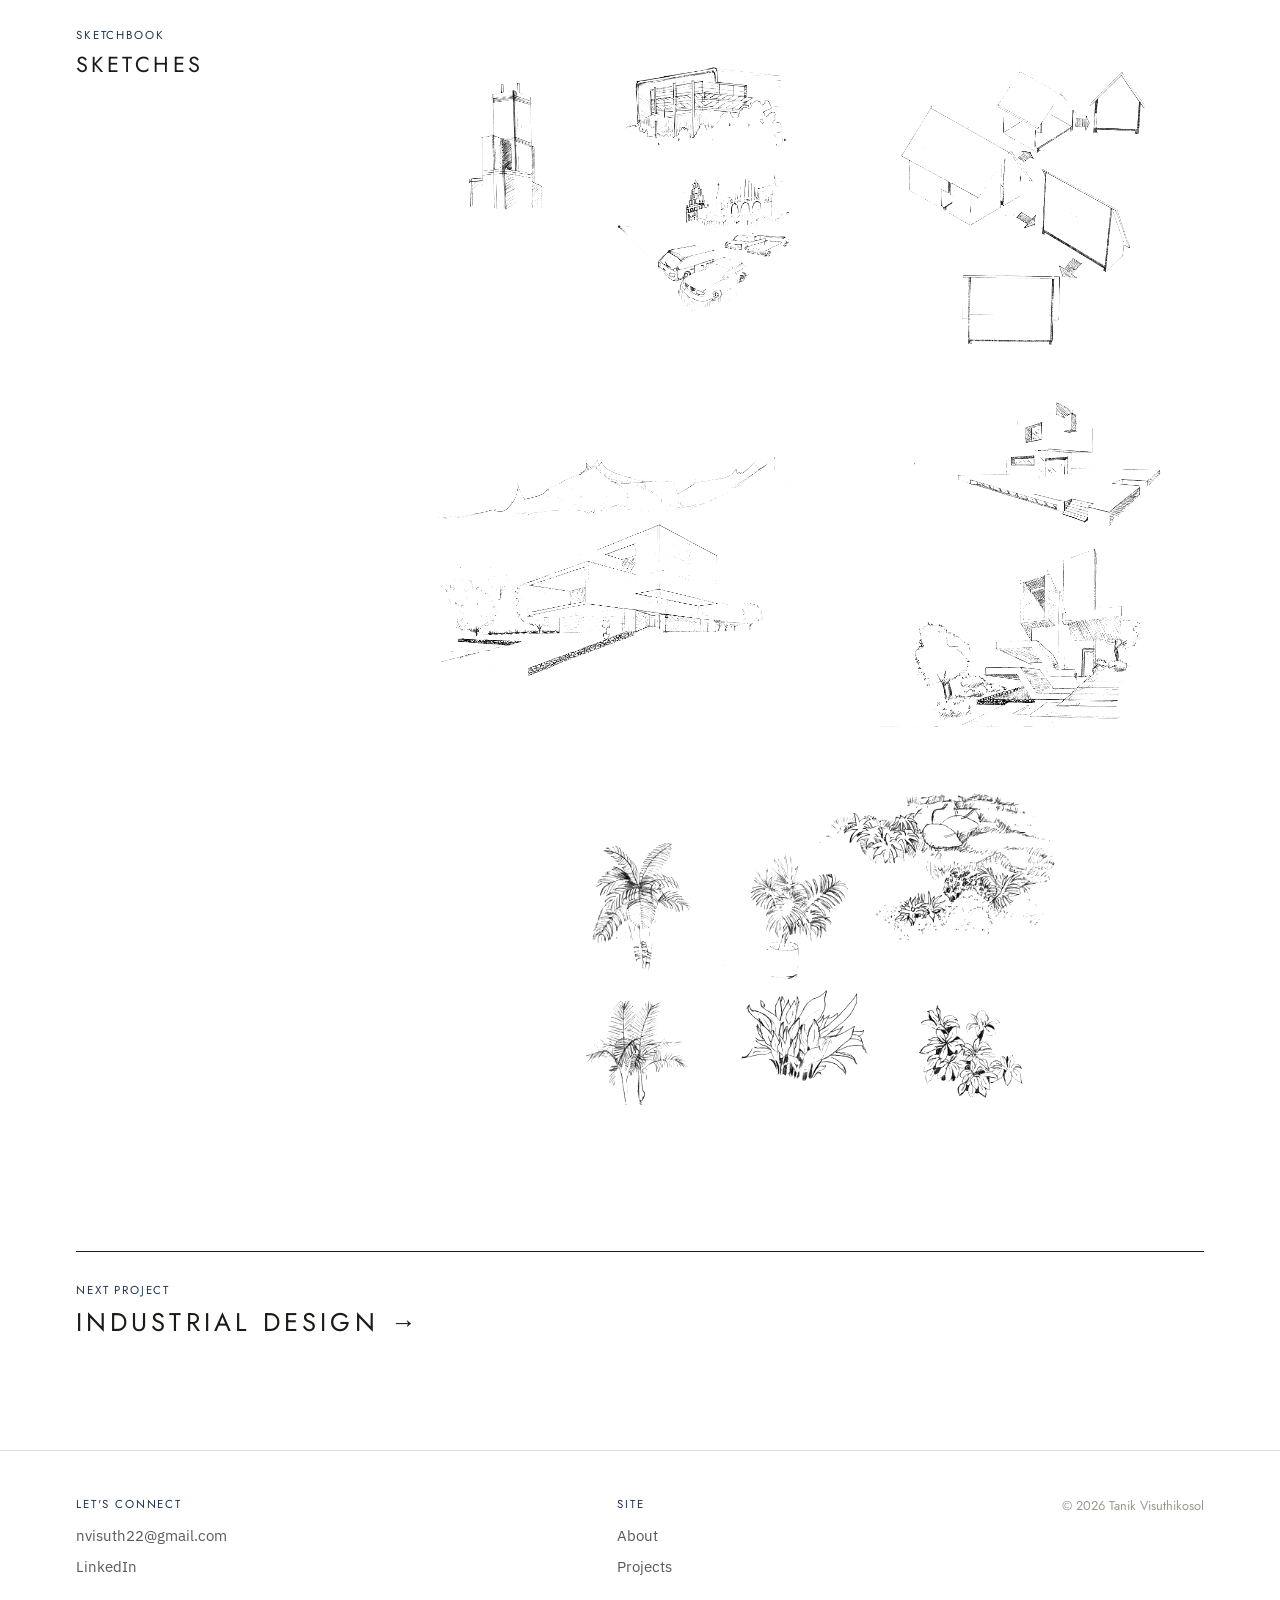
<file: work/architectural-design.html>
<!DOCTYPE html>
<html lang="en">
<head>
<meta charset="UTF-8">
<meta name="viewport" content="width=device-width, initial-scale=1.0">
<title>Architectural Design | Tanik (Nick) Visuthikosol</title>
<meta name="description" content="Two hand-drawn projects from an architecture core course and electives in New Nordic Design and Furniture Design. Every drawing here is by hand.">
<link rel="stylesheet" href="../css/style.css?v=70">
</head>
<body class="project-page p-architectural-design">

<header class="site-header">
  <div class="wrap">
    <a href="../index.html" class="brand">VISUTHIKOSOL</a>
    <button class="nav-toggle" aria-label="Toggle navigation" aria-expanded="false"><span></span></button>
    <nav>
      <ul class="nav-links">
        <li><a href="../index.html">Home</a></li>
        <li><a href="../about.html">About</a></li>
        <li><a href="../projects.html" class="active">Projects</a></li>
      </ul>
    </nav>
  </div>
</header>

<main>
  <article class="wrap">
    <header class="phero">
      <a class="pback mono-label" href="../projects.html">&larr; All projects</a>
      <div class="phero-grid">
        <div class="phero-text reveal">
          <span class="mono-label">Study abroad, Denmark and Sweden</span>
          <h1>Architectural Design</h1>
          <p class="lede">Two hand-drawn projects from an architecture core course and electives in New Nordic Design and Furniture Design. Every drawing here is by hand.</p>
          
        </div>
        <div class="phero-media cover reveal reveal-delay-1"><img src="../assets/img/architectural-design.webp" alt="Architectural Design"></div>
      </div>
    </header>
    <section class="arch-proj reveal"><div class="arch-head"><span class="mono-label">Project 01</span><h2>TR&Aring;RAMMEN Pavilion</h2><p class='arch-text'>A pavilion in the park next to the SMK museum, inspired by Rodin's <em>The Head of Sorrow</em> and Utzon's Can Lis. A calm wooden structure frames the sculpture against trees and a pond, while large natural rocks serve as seating and lead visitors out into the landscape. Light shifts across the space through the day and hits the sculpture at noon.</p></div><div class="pav focus"><div class="pv-pair"><figure class="pv-a"><img src="../assets/img/arch/89124fa8255b432cbb1379733fe1a6d9.webp" alt="Pavilion plan" loading="lazy"><figcaption class="mono-label">Plan</figcaption></figure><figure class="pv-b"><img src="../assets/img/arch/372ee243775344b987982f11591fe113.webp" alt="Pavilion elevation and section" loading="lazy"><figcaption class="mono-label">Elevation and section</figcaption></figure></div><figure class="pv-c"><img src="../assets/img/arch/13da2d83d3184379817cc9c41ce00761.webp" alt="Pavilion lighting diagram" loading="lazy"><figcaption class="mono-label">Lighting diagram</figcaption></figure><figure class="pv-d"><img src="../assets/img/arch/db6df9794b70468387337bac4b136805.webp" alt="Sculpture sketch" loading="lazy"><figcaption class="mono-label">Sculpture study</figcaption></figure><figure class="pv-e"><img src="../assets/img/arch/7b2d6afc52c34dd1af60969d4ae08728.webp" alt="Sculpture sketch" loading="lazy"><figcaption class="mono-label">Sculpture study</figcaption></figure></div></section><section class="arch-proj reveal"><div class="arch-head"><span class="mono-label">Project 02</span><h2>The Living Room Culture House</h2><p class='arch-text'>The living room of N&oslash;rrebro, built into Hans Tavsens Plads park with a public path running through it. Site analysis of foot traffic, demographics, and sun paths shaped the plan.</p><p>A cooking school sits 90 cm below ground for focus, a sheltered zone leads up to a street-level caf&eacute;, and gardens, workspaces, and a fireplace make it a neighborhood gathering place.</p></div><figure class="ch-poster"><img src="../assets/img/arch/e3f8bff0fbde4897a1fefaebf0ed4706.webp" alt="Culture house poster" loading="lazy"></figure><span class="mono-label arch-sub">Drawings</span><div class="ch-set focus"><figure class="ch-persp"><img src="../assets/img/arch/0468515a088c4a458b6315d6b2aa94e0.webp" alt="Culture house perspective" loading="lazy"><figcaption class="mono-label">Perspective</figcaption></figure><figure class="ch-m1"><img src="../assets/img/arch/ch-model-aerial.webp" alt="Culture house model, aerial view" loading="lazy"><figcaption class="mono-label">Model, aerial view</figcaption></figure></div><div class="plans focus"><figure class="pl-floor"><img src="../assets/img/arch/9df7c971b7a44758b01bf02480a353ee.webp" alt="Culture house floor plan" loading="lazy"><figcaption class="mono-label">Floor plan</figcaption></figure><figure class="pl-site"><img src="../assets/img/arch/4157e4608e4743b89486fc2807bdd576.webp" alt="Culture house site plan" loading="lazy"><figcaption class="mono-label">Site plan</figcaption></figure><figure class="pl-s1"><img src="../assets/img/arch/2e6f6634d8b740859e9274eeb40e1200.webp" alt="Culture house section" loading="lazy"><figcaption class="mono-label">Section A</figcaption></figure><figure class="pl-s2"><img src="../assets/img/arch/d096c0bd26794eb9b84eebc7b6eecd24.webp" alt="Culture house section" loading="lazy"><figcaption class="mono-label">Section B</figcaption></figure></div><div class="strip-wrap"><div class="strip-bar"><span class="mono-label">Site analysis and interiors</span><span class="strip-ctrl"><span class="strip-count">1 / 5</span><button type="button" class="sbtn" data-dir="-1" aria-label="Previous">&larr;</button><button type="button" class="sbtn" data-dir="1" aria-label="Next">&rarr;</button></span></div><div class="strip" tabindex="0"><figure class=""><img src="../assets/img/arch/5682c17f011f4dc996adca54a0a730e4.webp" alt="Culture house site analysis and interiors" loading="lazy"></figure><figure class=""><img src="../assets/img/arch/bb4b603af5164f9cb784e0b7f541563a.webp" alt="Culture house site analysis and interiors" loading="lazy"></figure><figure class=""><img src="../assets/img/arch/f6a9caff1c234fa990585501cba2444d.webp" alt="Culture house site analysis and interiors" loading="lazy"></figure><figure class=""><img src="../assets/img/arch/94879fede5bd41caa6d8b958e77995b8.webp" alt="Culture house site analysis and interiors" loading="lazy"></figure><figure class=""><img src="../assets/img/arch/dc0ee5ba92314f8fbc6f9f20dab64aa5.webp" alt="Culture house site analysis and interiors" loading="lazy"></figure></div></div></section><section class="arch-proj reveal"><div class="arch-head"><span class="mono-label">Workshop</span><h2>Model Making</h2><p class="arch-text">Physical models built to test form, light, material, and landscape at small scale.</p></div><div class="models focus"><figure class="md1"><img src="../assets/img/arch/model-landscape.webp" alt="Landscape study" loading="lazy"><figcaption class="mono-label"><b>01</b> Landscape study</figcaption></figure><figure class="md2"><img src="../assets/img/arch/model-form.webp" alt="Form study" loading="lazy"><figcaption class="mono-label"><b>02</b> Form study</figcaption></figure><figure class="md3"><img src="../assets/img/arch/model-texture.webp" alt="Texture study" loading="lazy"><figcaption class="mono-label"><b>03</b> Texture study</figcaption></figure><figure class="md4"><img src="../assets/img/arch/model-roofs.webp" alt="Roof studies" loading="lazy"><figcaption class="mono-label"><b>04</b> Roof studies</figcaption></figure><figure class="md5"><img src="../assets/img/arch/model-enclosures.webp" alt="Enclosure studies" loading="lazy"><figcaption class="mono-label"><b>05</b> Enclosure studies</figcaption></figure></div></section><section class="arch-proj reveal"><div class="arch-head"><span class="mono-label">Sketchbook</span><h2>Sketches</h2></div><div class="bento wall six focus"><figure class=""><img src="../assets/img/arch/efee5c7dc3624009950a98a10db5ac8a.webp" alt="Architectural sketch" loading="lazy"></figure><figure class=""><img src="../assets/img/arch/b02269c5b4a1431f9f9ed4fc3e21e849.webp" alt="Architectural sketch" loading="lazy"></figure><figure class=""><img src="../assets/img/arch/05bc342935a043a6a19db6a01e401dd6.webp" alt="Architectural sketch" loading="lazy"></figure><figure class=""><img src="../assets/img/arch/aca41a74e47844df9a6a6834237062e3.webp" alt="Architectural sketch" loading="lazy"></figure><figure class=""><img src="../assets/img/arch/sk-plants.webp" alt="Architectural sketch" loading="lazy"></figure></div></section>
    <a class="pnext" href="industrial-design.html"><span class="mono-label">Next project</span><strong>Industrial Design &rarr;</strong></a>
  </article>
</main>

<footer class="site-footer">
  <div class="wrap footer-grid">
    <div>
      <span class="mono-label">Let's Connect</span>
      <div class="footer-links">
        <a href="mailto:nvisuth22@gmail.com">nvisuth22@gmail.com</a>
        <a href="https://www.linkedin.com/in/tanik-visuthikosol-217a21216/" target="_blank" rel="noopener">LinkedIn</a>
      </div>
    </div>
    <div>
      <span class="mono-label">Site</span>
      <div class="footer-links">
        <a href="../about.html">About</a>
        <a href="../projects.html">Projects</a>
      </div>
    </div>
    <div class="footer-note">&copy; 2026 Tanik Visuthikosol</div>
  </div>
</footer>

<div class="lightbox" hidden><button class="lb-close" aria-label="Close">&times;</button><img alt=""></div>
<script src="../js/main.js?v=70"></script>
</body>
</html>
</file>
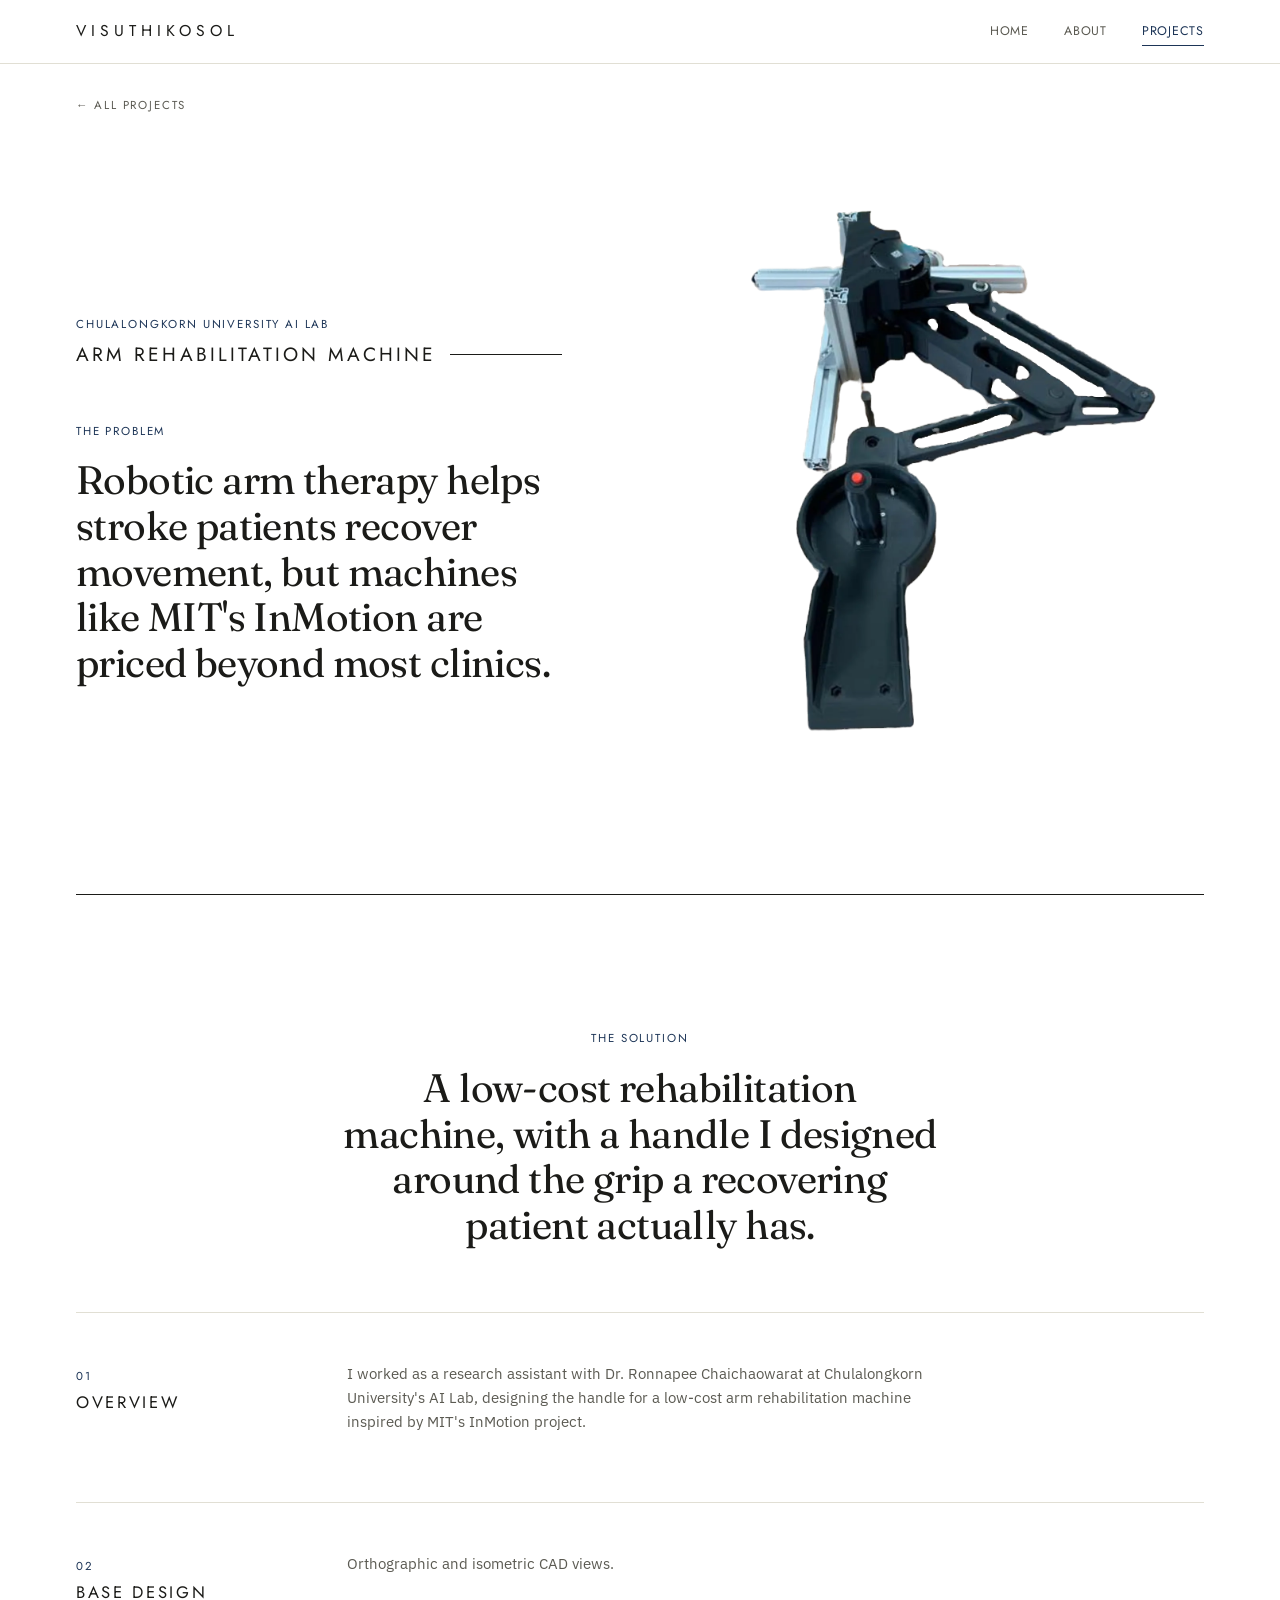
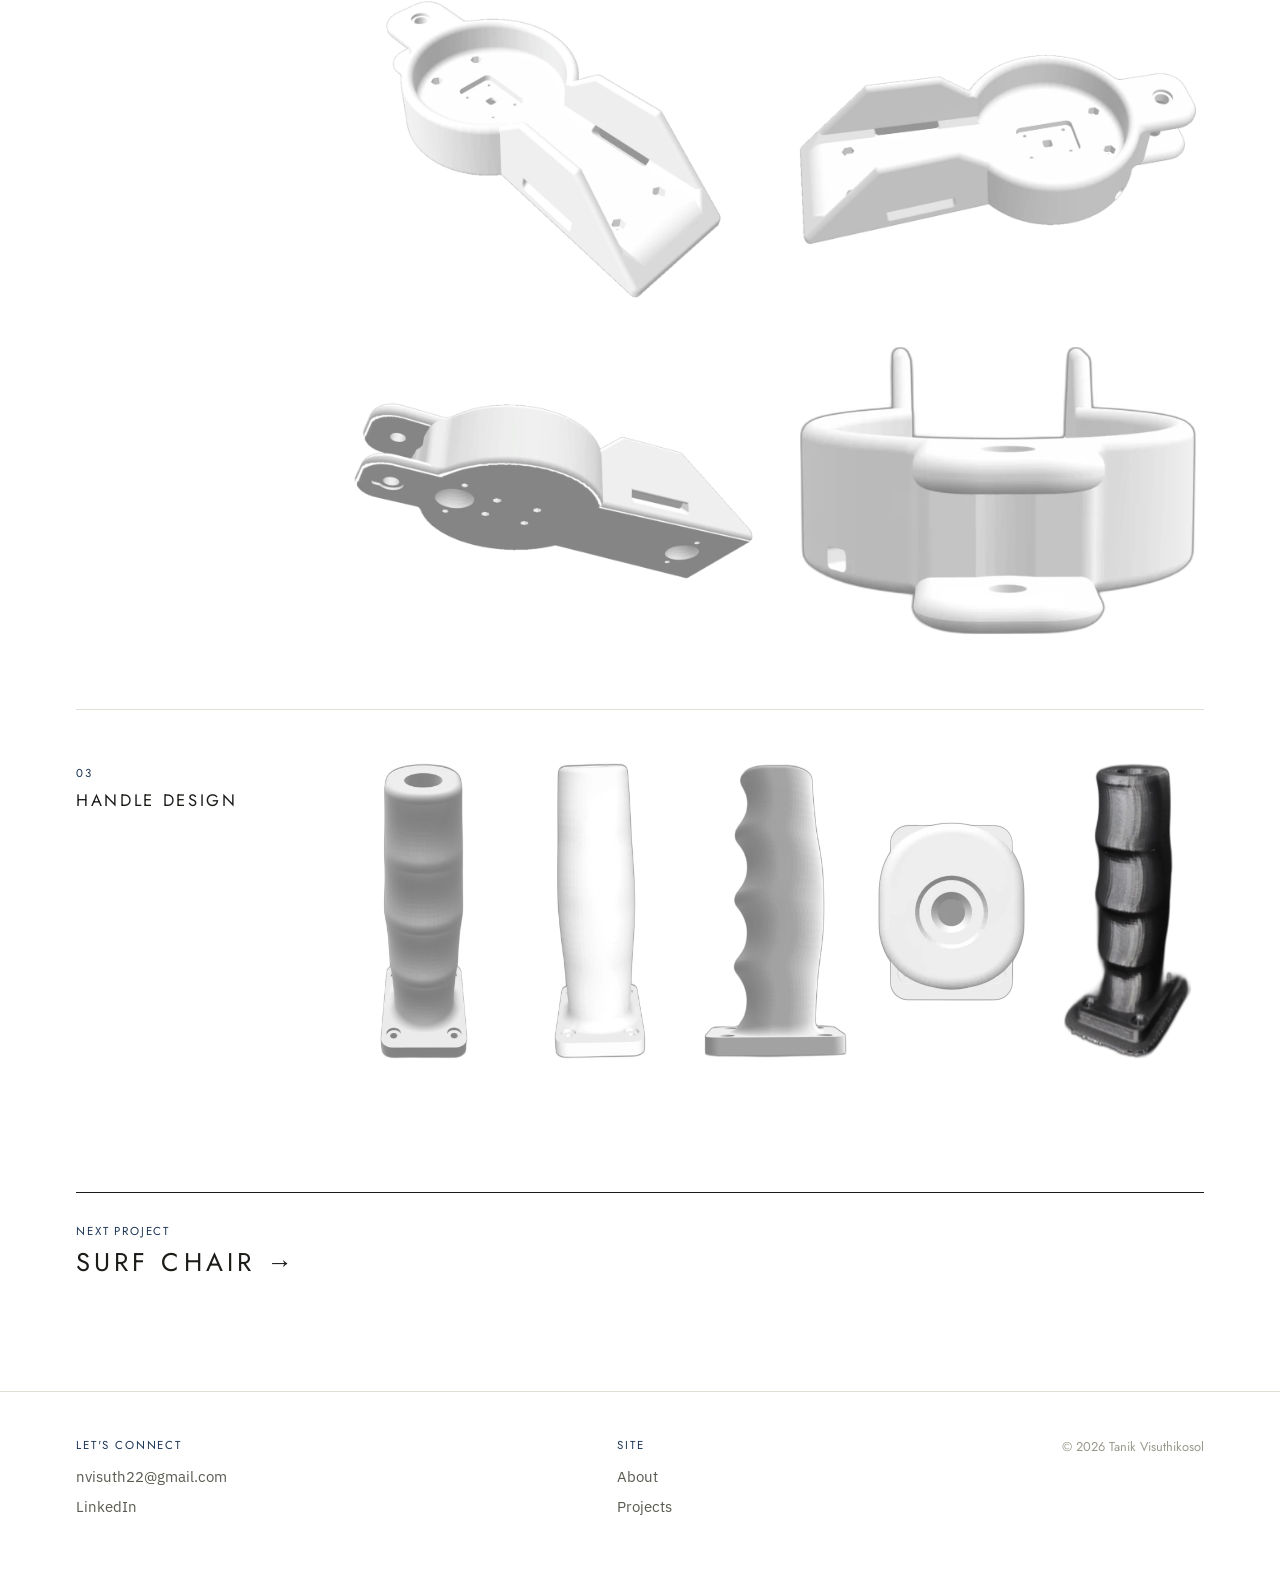
<file: work/arm-rehab.html>
<!DOCTYPE html>
<html lang="en">
<head>
<meta charset="UTF-8">
<meta name="viewport" content="width=device-width, initial-scale=1.0">
<title>Arm Rehabilitation Machine | Tanik (Nick) Visuthikosol</title>
<meta name="description" content="A low-cost arm rehabilitation machine inspired by MIT&#x27;s InMotion ARM. I designed the handle.">
<link rel="stylesheet" href="../css/style.css?v=70">
</head>
<body class="project-page p-arm-rehab">

<header class="site-header">
  <div class="wrap">
    <a href="../index.html" class="brand">VISUTHIKOSOL</a>
    <button class="nav-toggle" aria-label="Toggle navigation" aria-expanded="false"><span></span></button>
    <nav>
      <ul class="nav-links">
        <li><a href="../index.html">Home</a></li>
        <li><a href="../about.html">About</a></li>
        <li><a href="../projects.html" class="active">Projects</a></li>
      </ul>
    </nav>
  </div>
</header>

<main>
  <article class="wrap">
    <header class="shero">
      <a class="pback mono-label" href="../projects.html">&larr; All projects</a>
      <div class="shero-grid">
        <div class="shero-text reveal">
          <span class="mono-label">Chulalongkorn University AI Lab</span>
          <h1>Arm Rehabilitation Machine</h1>
          <span class="mono-label shero-plabel">The problem</span>
          <p class="shero-problem">Robotic arm therapy helps stroke patients recover movement, but machines like MIT&#x27;s InMotion are priced beyond most clinics.</p>
          
        </div>
        <figure class="shero-media reveal reveal-delay-1"><img src="../assets/img/arm-rehab.webp" alt="Arm Rehabilitation Machine"></figure>
      </div>
    </header>
    <section class="solution reveal s-arm-rehab">
      <span class="mono-label">The solution</span>
      <p class="sol-text">A low-cost rehabilitation machine, with a handle I designed around the grip a recovering patient actually has.</p>
      
      
    </section>
    <section class="psec reveal">
      <div class="psec-head"><span class="mono-label">01</span><h2>Overview</h2></div>
      <div class="psec-body"><p>I worked as a research assistant with Dr. Ronnapee Chaichaowarat at Chulalongkorn University's AI Lab, designing the handle for a low-cost arm rehabilitation machine inspired by MIT's InMotion project.</p></div>
    </section><section class="psec reveal">
      <div class="psec-head"><span class="mono-label">02</span><h2>Base design</h2></div>
      <div class="psec-body"><p>Orthographic and isometric CAD views.</p><div class="pgrid cols-4 even box-wide two"><figure><img src="../assets/img/arm/9070b65765054e5b802f943528a8dd4e.webp" alt="Base CAD views" loading="lazy"></figure><figure><img src="../assets/img/arm/7c0c63ebe68840488ef60eb6a90c31c2.webp" alt="Base CAD views" loading="lazy"></figure><figure><img src="../assets/img/arm/93f1e5d63160463a9512a4e6256e3afc.webp" alt="Base CAD views" loading="lazy"></figure><figure><img src="../assets/img/arm/base-front.webp" alt="Base CAD views" loading="lazy"></figure></div></div>
    </section><section class="psec reveal">
      <div class="psec-head"><span class="mono-label">03</span><h2>Handle design</h2></div>
      <div class="psec-body"><div class="pgrid cols-5 even box-tall five"><figure><img src="../assets/img/arm/d0ee1c55507148aa9625c8f713aab0e2.webp" alt="Handle design" loading="lazy"></figure><figure><img src="../assets/img/arm/4a46e8fccf054e509e14bccdc038667c.webp" alt="Handle design" loading="lazy"></figure><figure><img src="../assets/img/arm/handle-side.webp" alt="Handle design" loading="lazy"></figure><figure><img src="../assets/img/arm/handle-top.webp" alt="Handle design" loading="lazy"></figure><figure><img src="../assets/img/arm/f5dc07ffd83044898d8d9670c5ae8988.webp" alt="Handle design" loading="lazy"></figure></div></div>
    </section>
    <a class="pnext" href="surf-chair.html"><span class="mono-label">Next project</span><strong>Surf Chair &rarr;</strong></a>
  </article>
</main>

<footer class="site-footer">
  <div class="wrap footer-grid">
    <div>
      <span class="mono-label">Let's Connect</span>
      <div class="footer-links">
        <a href="mailto:nvisuth22@gmail.com">nvisuth22@gmail.com</a>
        <a href="https://www.linkedin.com/in/tanik-visuthikosol-217a21216/" target="_blank" rel="noopener">LinkedIn</a>
      </div>
    </div>
    <div>
      <span class="mono-label">Site</span>
      <div class="footer-links">
        <a href="../about.html">About</a>
        <a href="../projects.html">Projects</a>
      </div>
    </div>
    <div class="footer-note">&copy; 2026 Tanik Visuthikosol</div>
  </div>
</footer>

<div class="lightbox" hidden><button class="lb-close" aria-label="Close">&times;</button><img alt=""></div>
<script src="../js/main.js?v=70"></script>
</body>
</html>
</file>
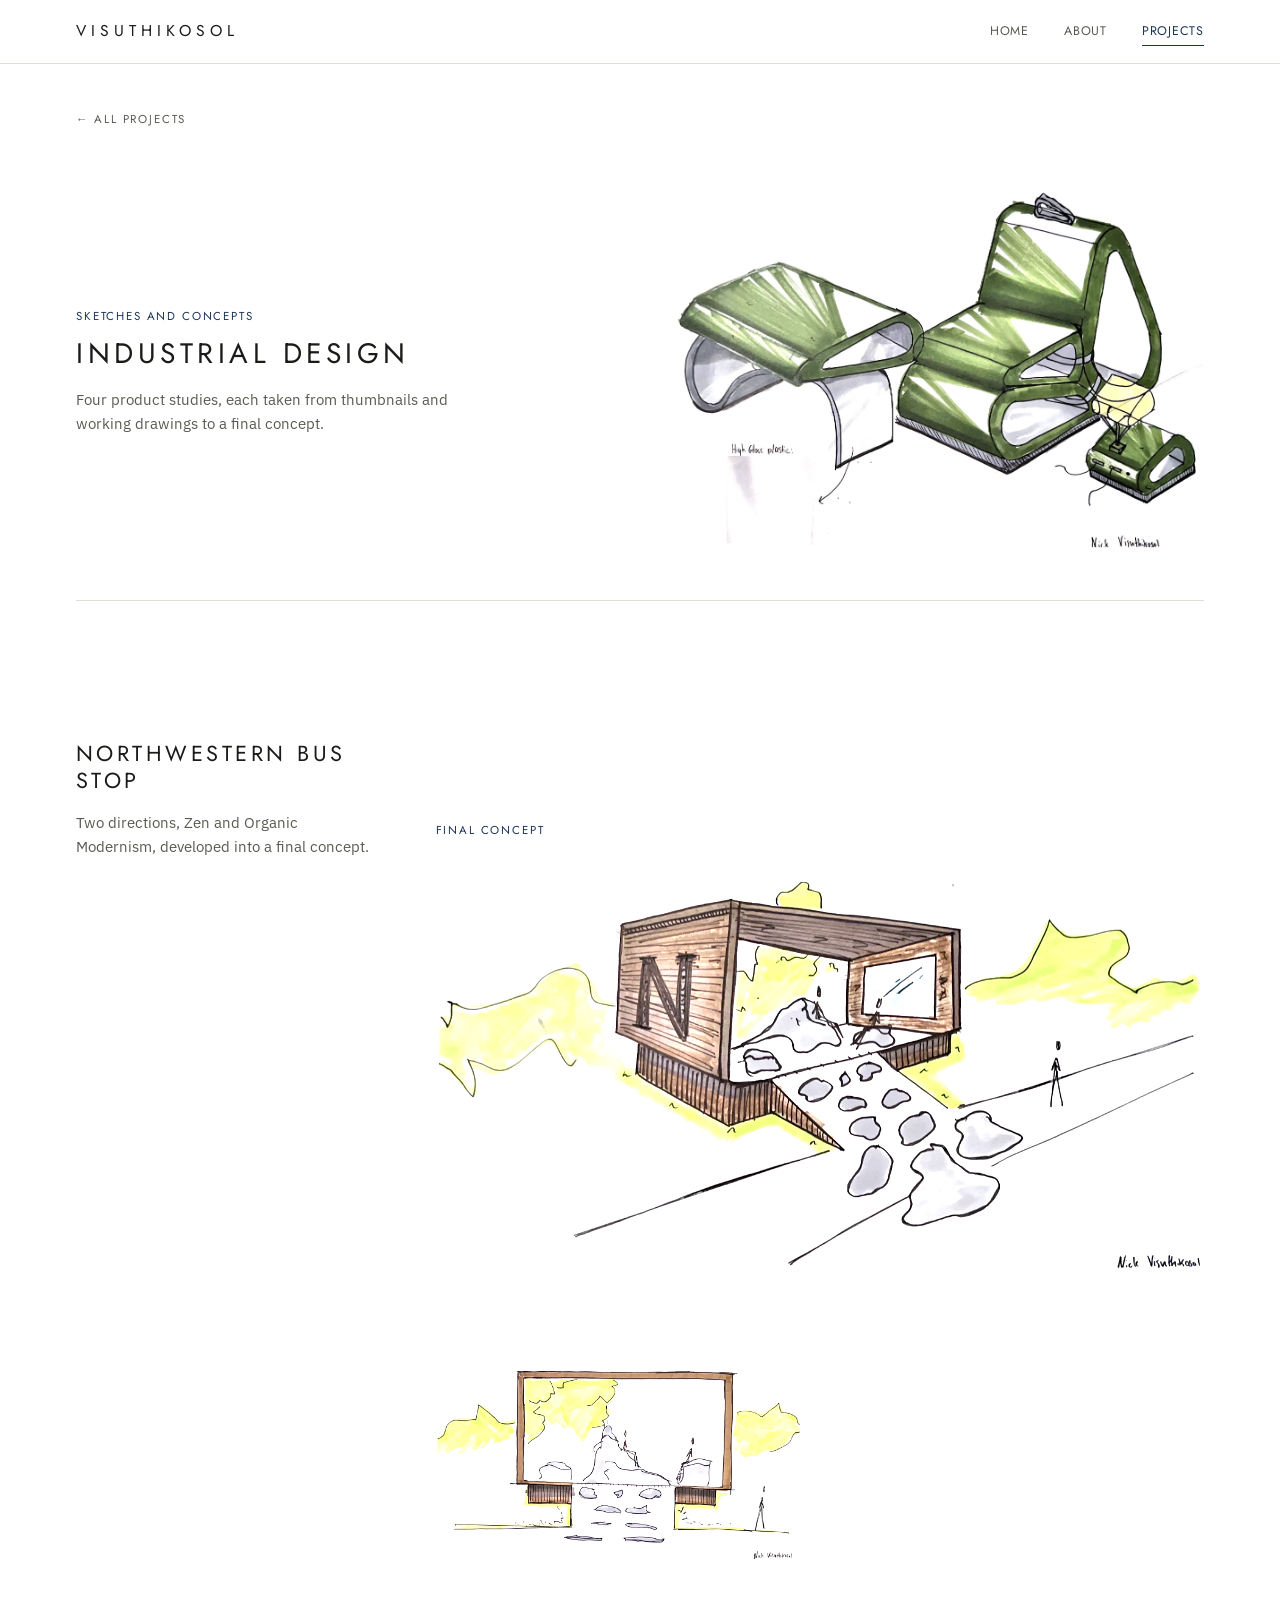
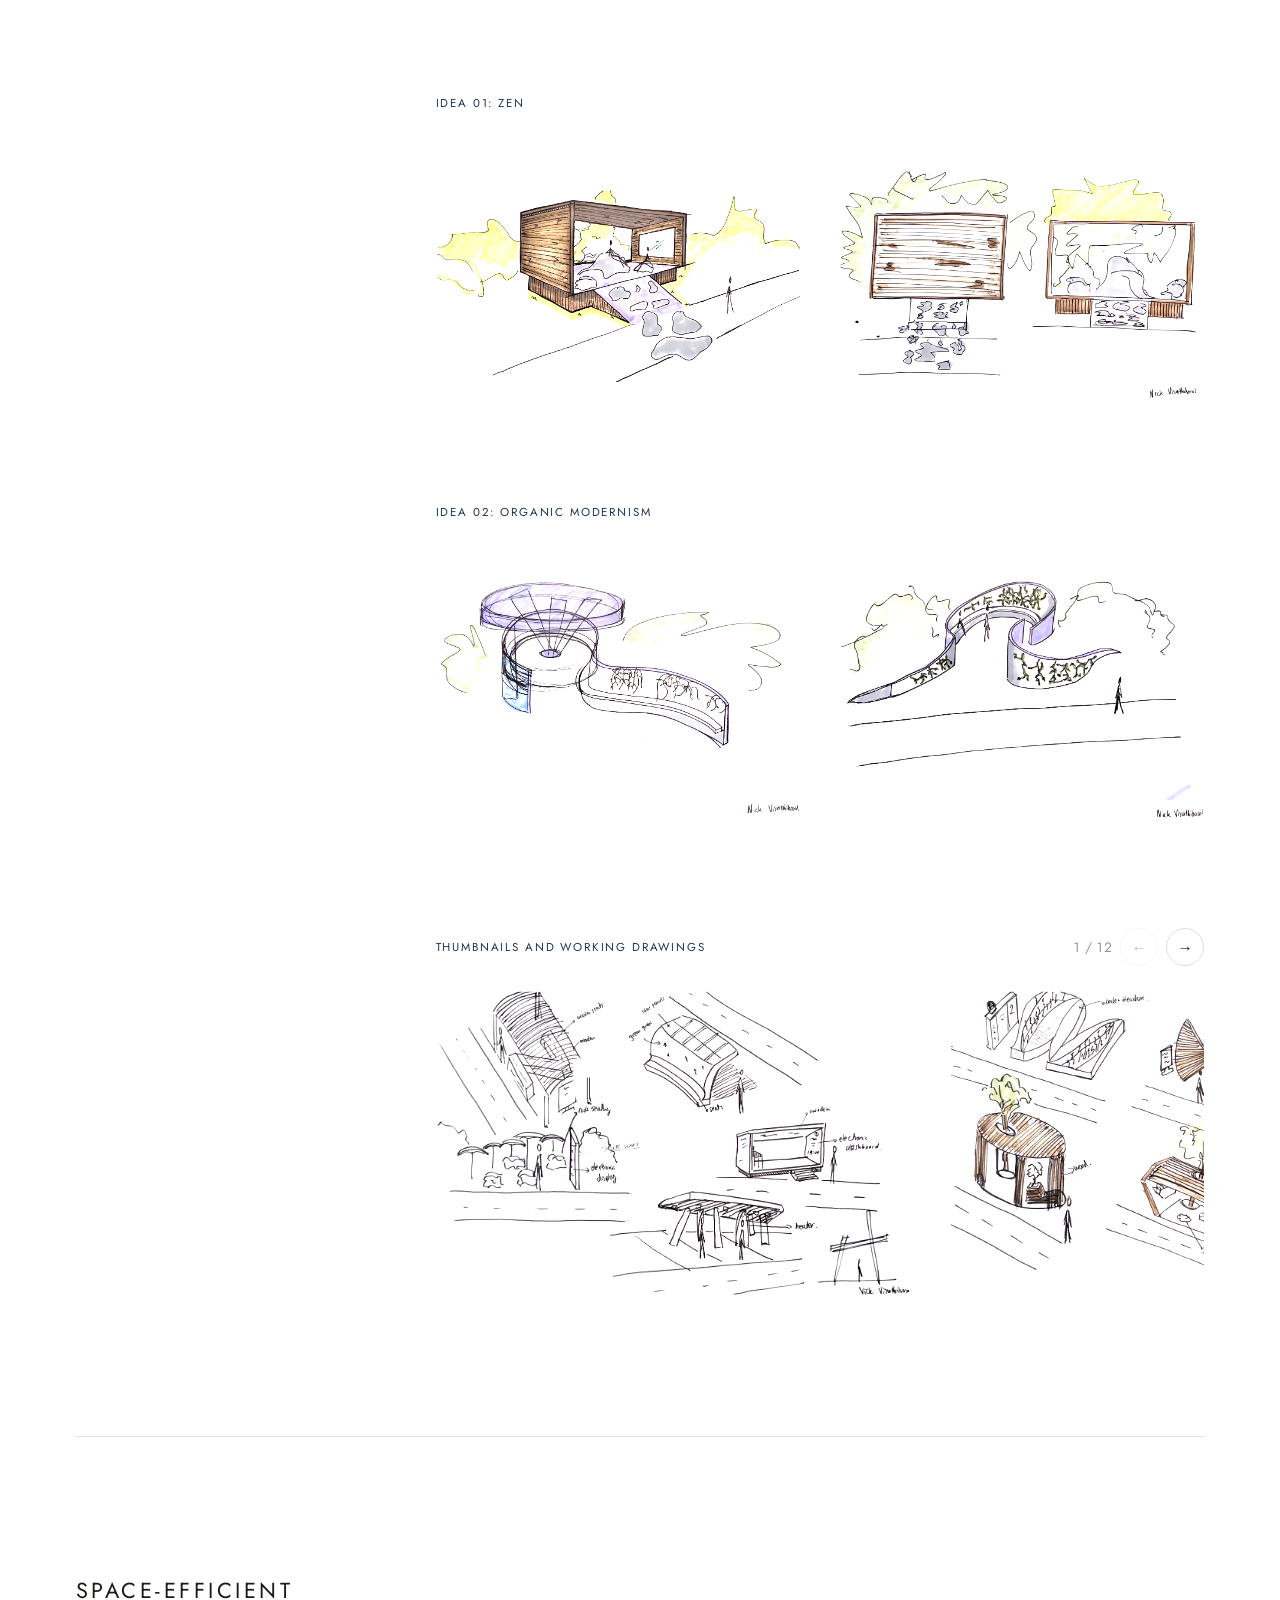
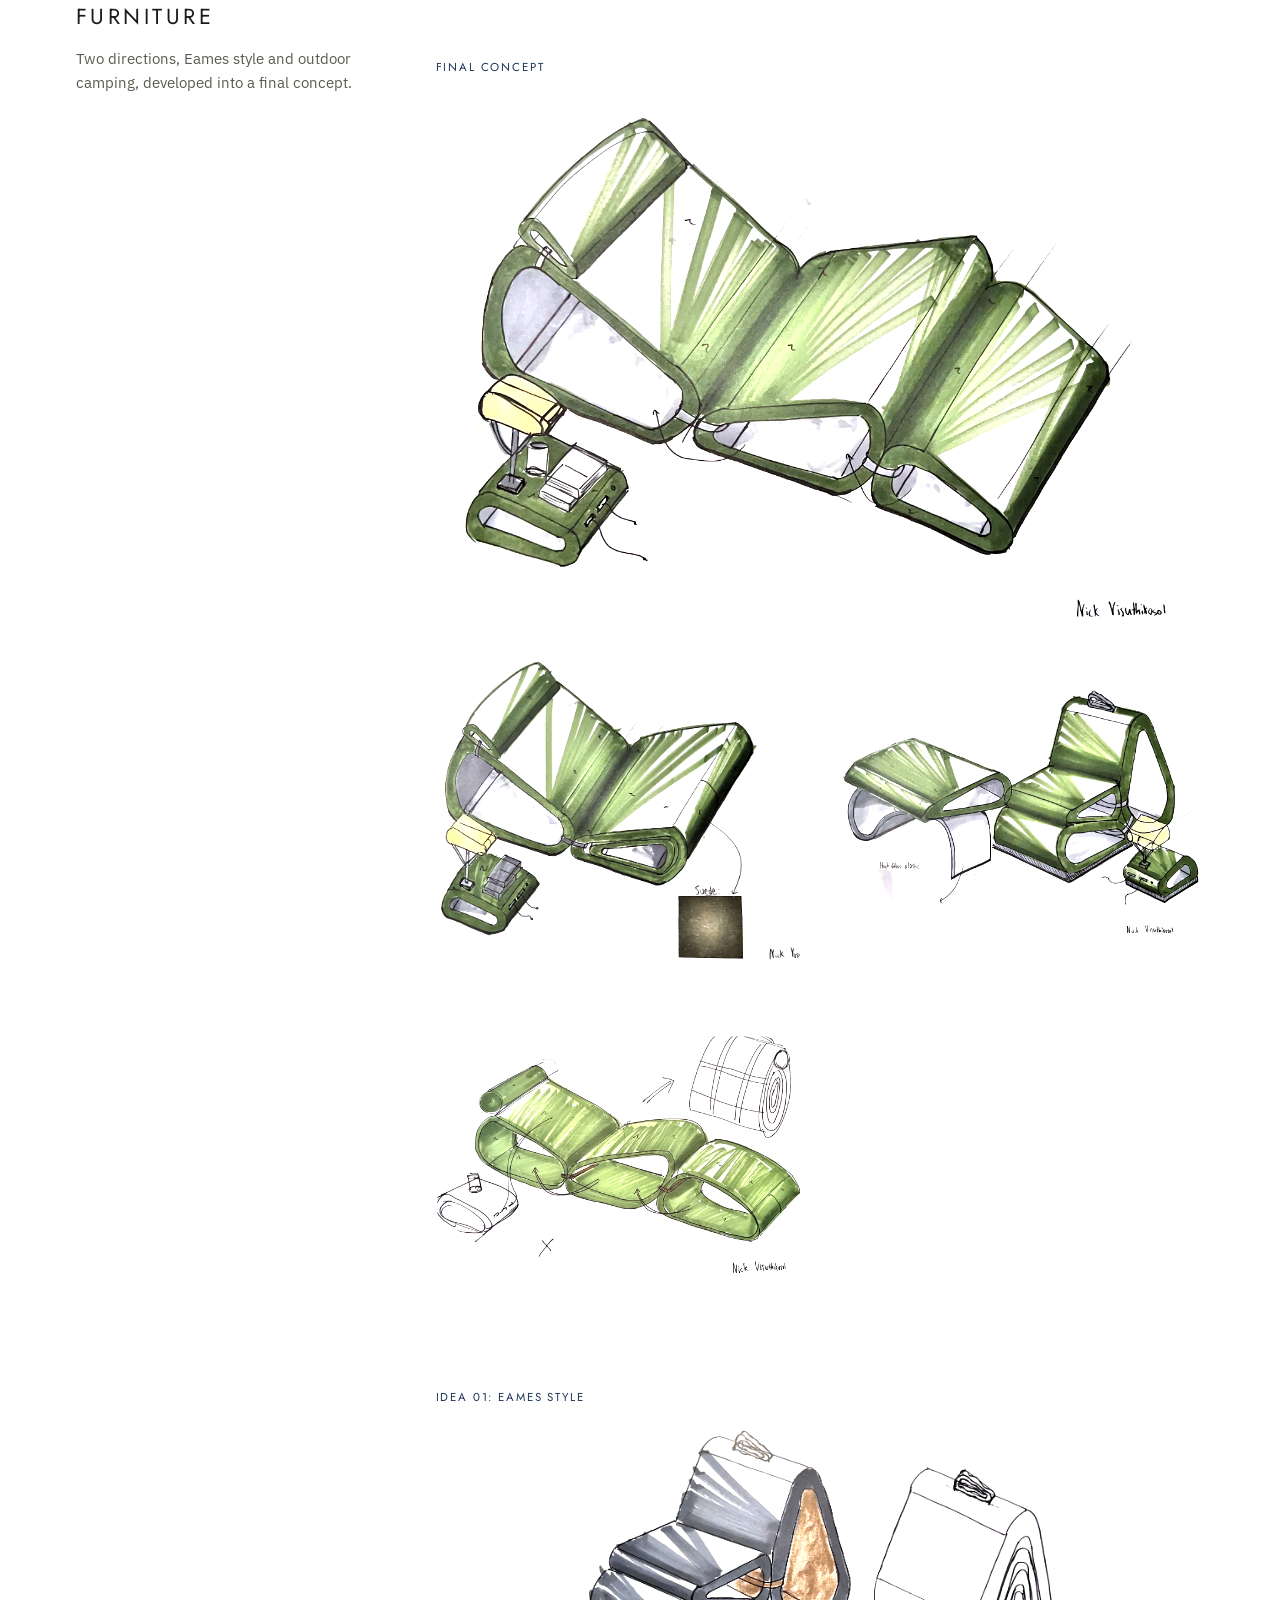
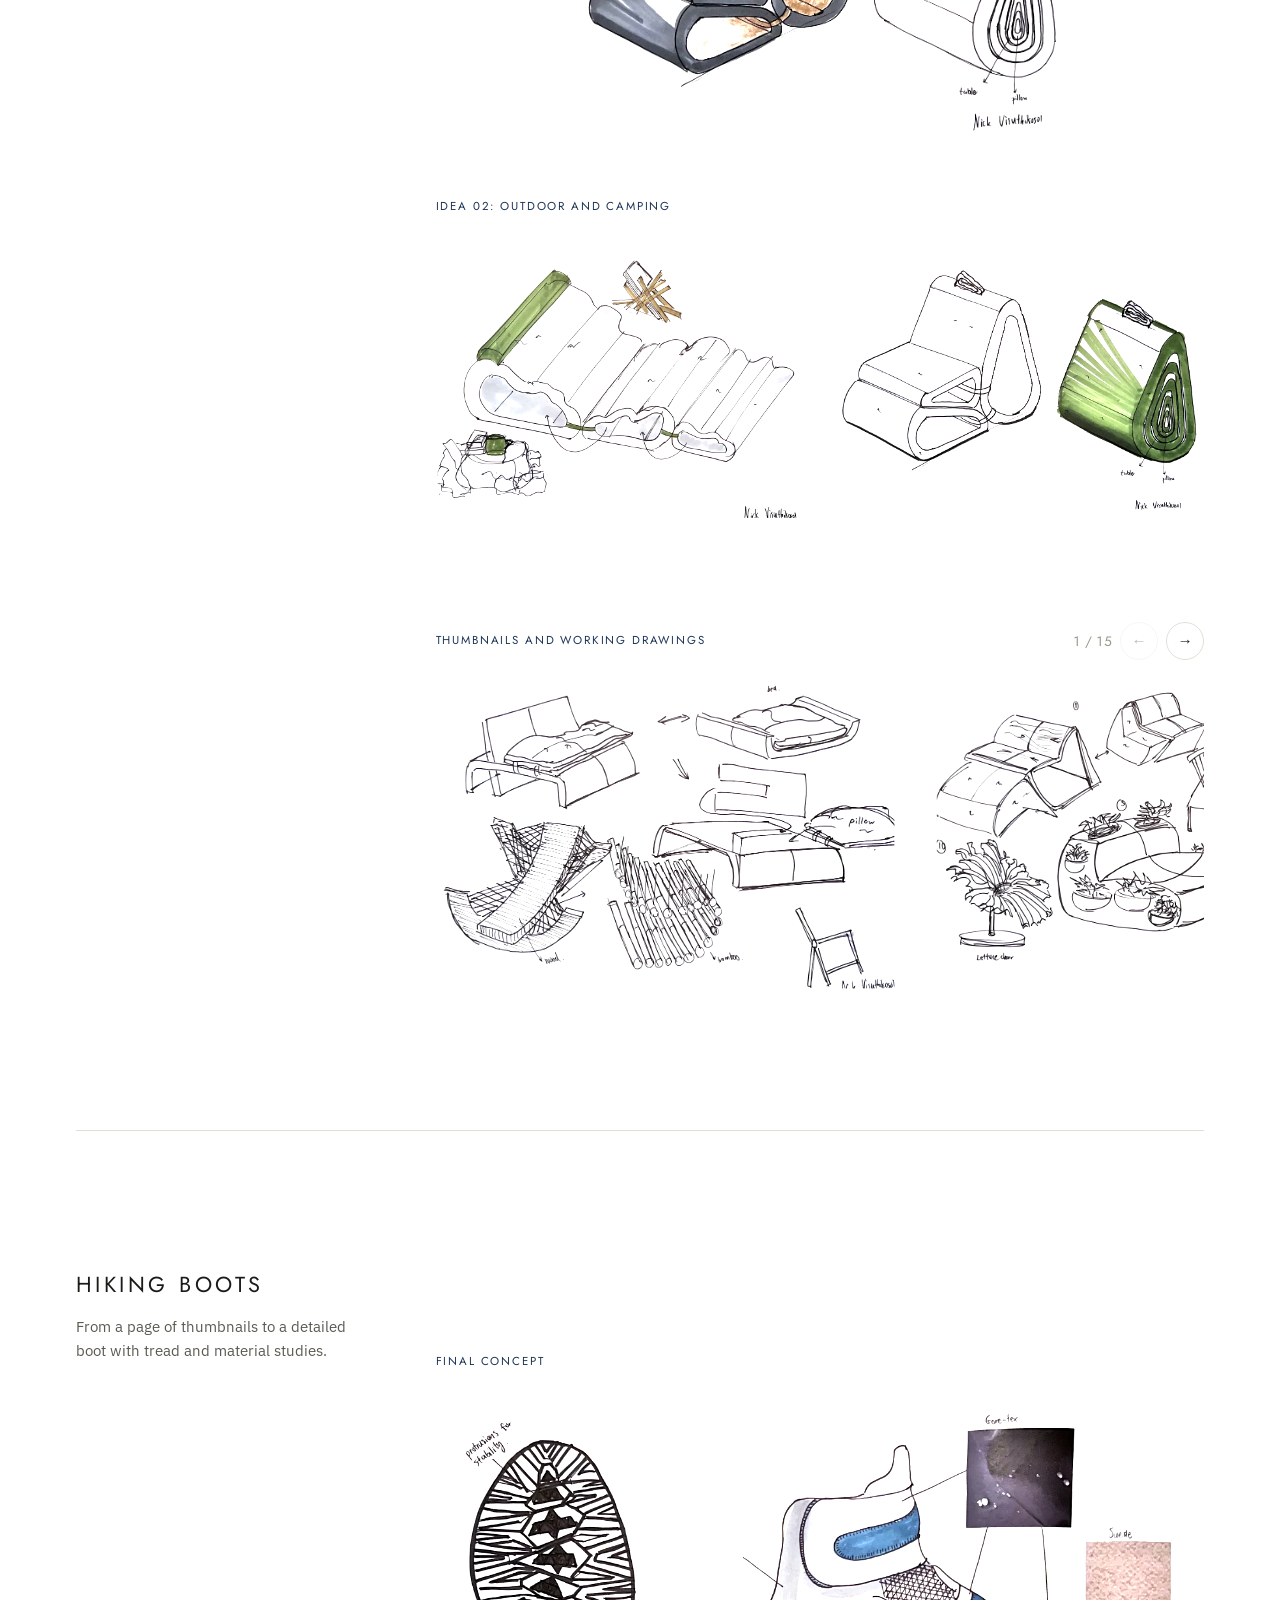
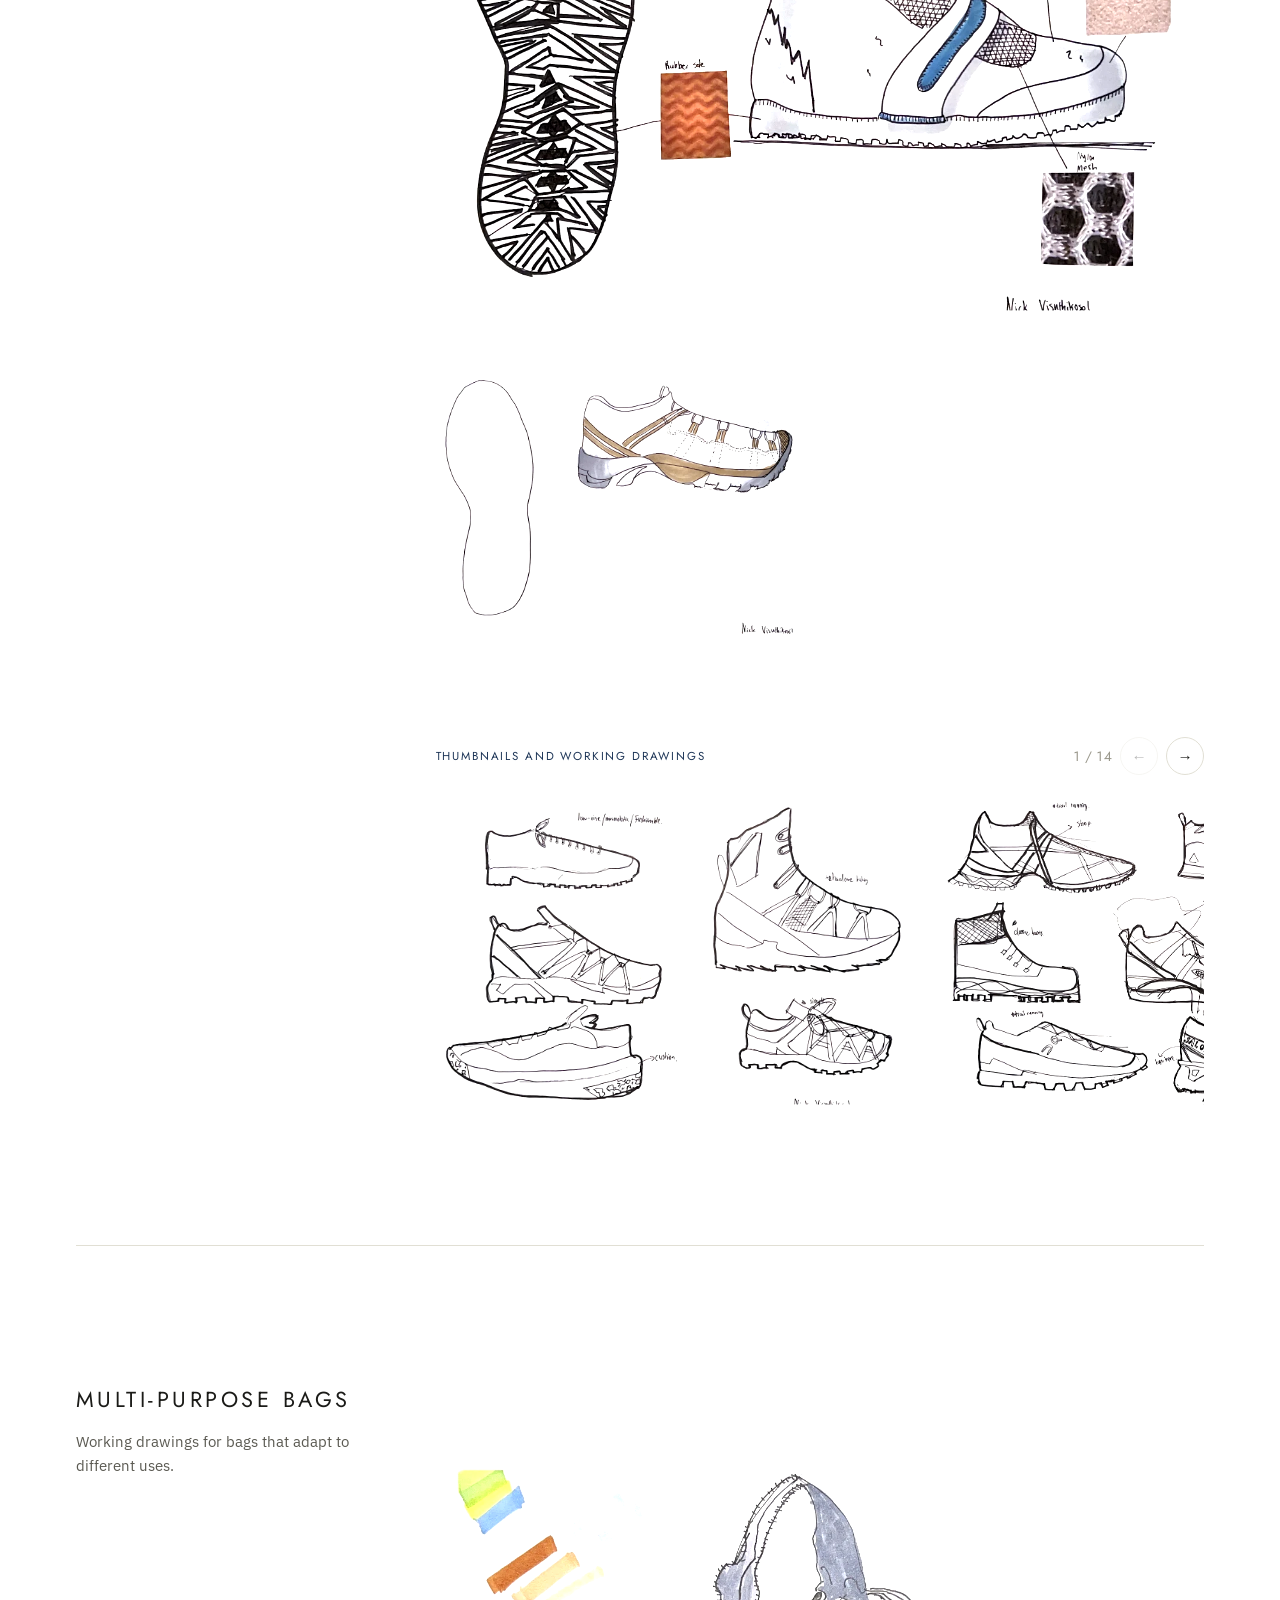
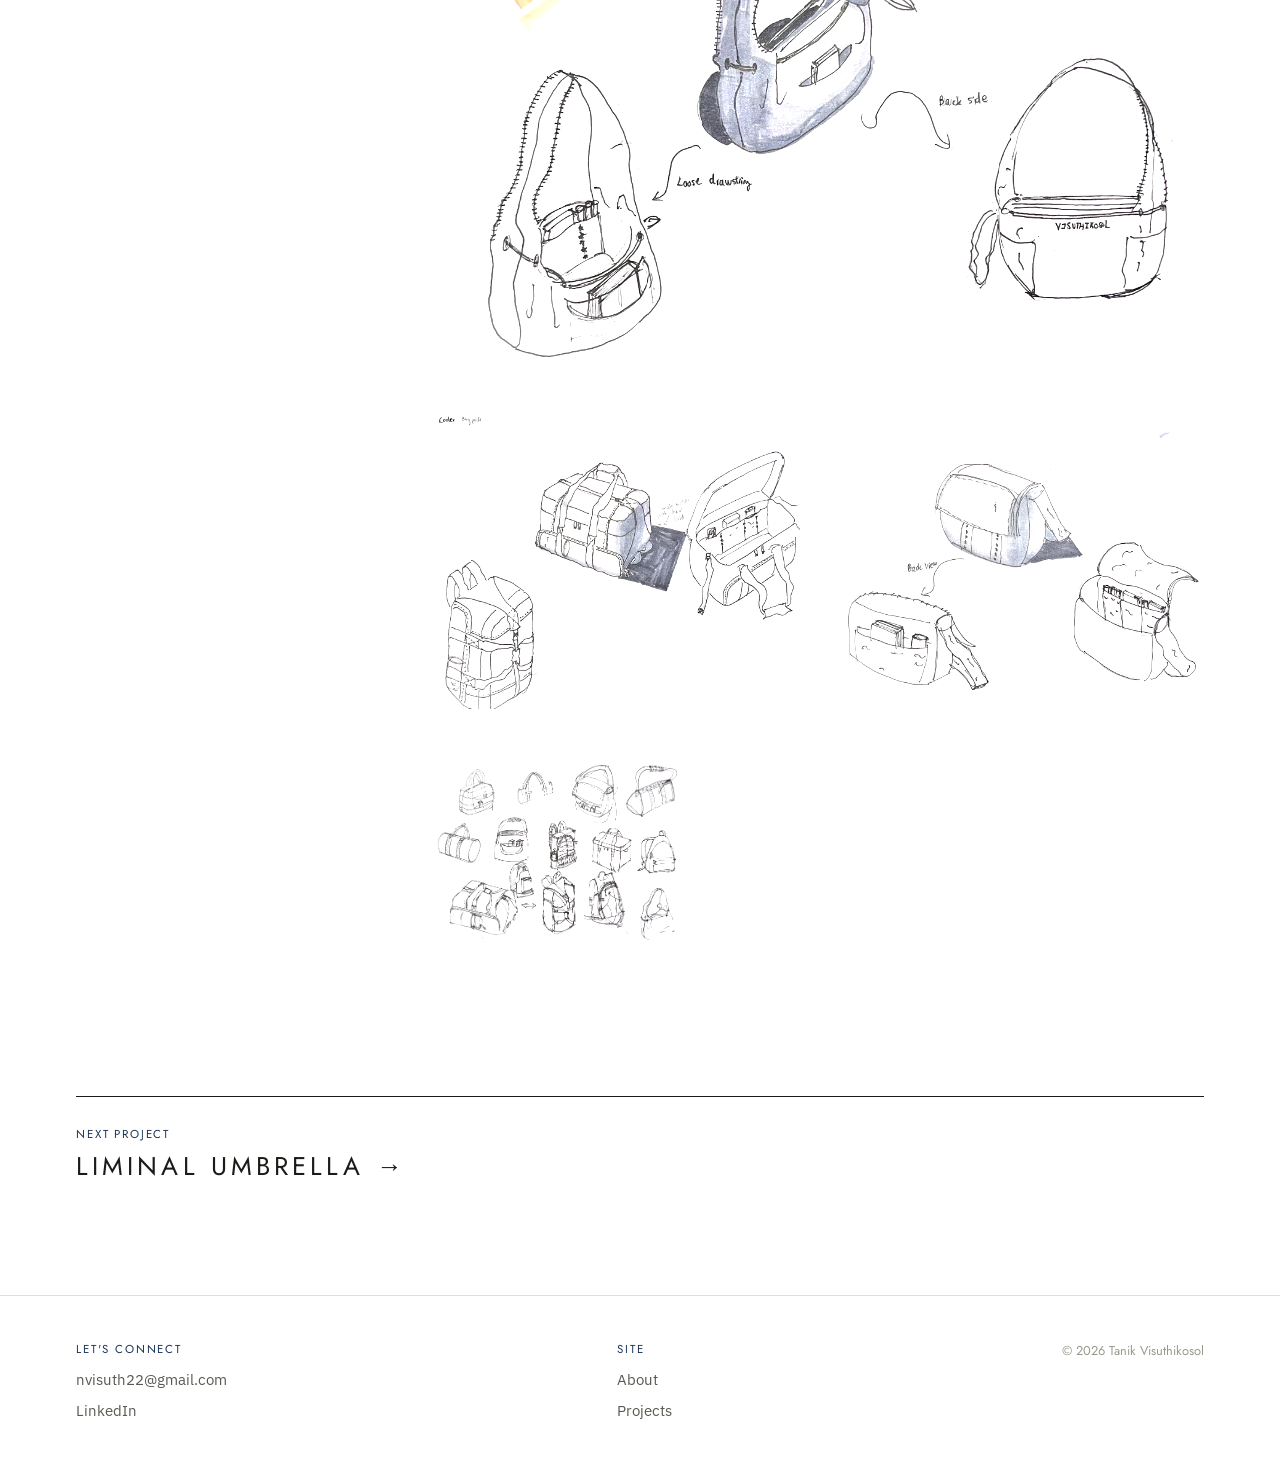
<file: work/industrial-design.html>
<!DOCTYPE html>
<html lang="en">
<head>
<meta charset="UTF-8">
<meta name="viewport" content="width=device-width, initial-scale=1.0">
<title>Industrial Design | Tanik (Nick) Visuthikosol</title>
<meta name="description" content="Four product studies, each taken from thumbnails and working drawings to a final concept.">
<link rel="stylesheet" href="../css/style.css?v=70">
</head>
<body class="project-page p-industrial-design">

<header class="site-header">
  <div class="wrap">
    <a href="../index.html" class="brand">VISUTHIKOSOL</a>
    <button class="nav-toggle" aria-label="Toggle navigation" aria-expanded="false"><span></span></button>
    <nav>
      <ul class="nav-links">
        <li><a href="../index.html">Home</a></li>
        <li><a href="../about.html">About</a></li>
        <li><a href="../projects.html" class="active">Projects</a></li>
      </ul>
    </nav>
  </div>
</header>

<main>
  <article class="wrap">
    <header class="phero">
      <a class="pback mono-label" href="../projects.html">&larr; All projects</a>
      <div class="phero-grid">
        <div class="phero-text reveal">
          <span class="mono-label">Sketches and concepts</span>
          <h1>Industrial Design</h1>
          <p class="lede">Four product studies, each taken from thumbnails and working drawings to a final concept.</p>
          
        </div>
        <div class="phero-media cover reveal reveal-delay-1"><img src="../assets/img/ind/a2c0a98e01e941d9862bf4da6466e25a.webp" alt="Industrial Design"></div>
      </div>
    </header>
    <section class="ind reveal"><div class="ind-head"><span class="ind-num">01</span><h2>Northwestern Bus Stop</h2><p>Two directions, Zen and Organic Modernism, developed into a final concept.</p></div><div class="final-set n2 focus duo2"><span class="final-num" aria-hidden="true">01</span><span class="mono-label final-label">Final concept</span><figure class="fs0"><img src="../assets/img/ind/5b596562019c4c0b93f3bff4440836f5.webp" alt="Northwestern Bus Stop final concept" loading="lazy"></figure><figure class="fs1"><img src="../assets/img/ind/e879d716f0104552980109b5d38f7e17.webp" alt="Northwestern Bus Stop final concept" loading="lazy"></figure></div><div class="ideas focus"><div class="idea"><span class="mono-label">Idea 01: Zen</span><div class="idea-imgs"><figure class=""><img src="../assets/img/ind/62f34abc7b4d41eab9c014c2eeed8b3e.webp" alt="Northwestern Bus Stop idea" loading="lazy"></figure><figure class=""><img src="../assets/img/ind/832f0b41f4814688b6242cce7e6beb83.webp" alt="Northwestern Bus Stop idea" loading="lazy"></figure></div></div><div class="idea"><span class="mono-label">Idea 02: Organic Modernism</span><div class="idea-imgs"><figure class=""><img src="../assets/img/ind/4cc53e96dfb44eca9848c0df3b7a80ad.webp" alt="Northwestern Bus Stop idea" loading="lazy"></figure><figure class=""><img src="../assets/img/ind/0a8cbc17a8fe46028c9c5177f0108263.webp" alt="Northwestern Bus Stop idea" loading="lazy"></figure></div></div></div><div class="strip-wrap"><div class="strip-bar"><span class="mono-label">Thumbnails and working drawings</span><span class="strip-ctrl"><span class="strip-count">1 / 12</span><button type="button" class="sbtn" data-dir="-1" aria-label="Previous">&larr;</button><button type="button" class="sbtn" data-dir="1" aria-label="Next">&rarr;</button></span></div><div class="strip" tabindex="0"><figure class=""><img src="../assets/img/ind/529b31ac137247ec8adafd941f01922a.webp" alt="Northwestern Bus Stop process sketch" loading="lazy"></figure><figure class=""><img src="../assets/img/ind/ddc8bab626d34540a091a131a1eefd80.webp" alt="Northwestern Bus Stop process sketch" loading="lazy"></figure><figure class=""><img src="../assets/img/ind/16dbbcd326b84071ad3a918296419b7a.webp" alt="Northwestern Bus Stop process sketch" loading="lazy"></figure><figure class=""><img src="../assets/img/ind/5f758b985f8647dc931defb88980907d.webp" alt="Northwestern Bus Stop process sketch" loading="lazy"></figure><figure class=""><img src="../assets/img/ind/4b87d34981d641b091da4841201571c3.webp" alt="Northwestern Bus Stop process sketch" loading="lazy"></figure><figure class=""><img src="../assets/img/ind/305992c11aee49e988087acdbeaf04e1.webp" alt="Northwestern Bus Stop process sketch" loading="lazy"></figure><figure class=""><img src="../assets/img/ind/1634382e2ec54ab58a172de0e18880d9.webp" alt="Northwestern Bus Stop process sketch" loading="lazy"></figure><figure class=""><img src="../assets/img/ind/fadd4dc943a14846b4ebaa970691121b.webp" alt="Northwestern Bus Stop process sketch" loading="lazy"></figure><figure class=""><img src="../assets/img/ind/610633e8242d41318445a973b7727ccd.webp" alt="Northwestern Bus Stop process sketch" loading="lazy"></figure><figure class=""><img src="../assets/img/ind/228923a3712c4297a26c0d6f218e73dc.webp" alt="Northwestern Bus Stop process sketch" loading="lazy"></figure><figure class=""><img src="../assets/img/ind/33a5678309c2435089c070c8ed387133.webp" alt="Northwestern Bus Stop process sketch" loading="lazy"></figure><figure class=""><img src="../assets/img/ind/5543586c803d4db0a51ca48d68b22689.webp" alt="Northwestern Bus Stop process sketch" loading="lazy"></figure></div></div></section><section class="ind reveal"><div class="ind-head"><span class="ind-num">02</span><h2>Space-Efficient Furniture</h2><p>Two directions, Eames style and outdoor camping, developed into a final concept.</p></div><div class="final-set n4 focus quad"><span class="final-num" aria-hidden="true">02</span><span class="mono-label final-label">Final concept</span><figure class="fs0"><img src="../assets/img/ind/708d7574b874478b9311446f6da43147.webp" alt="Space-Efficient Furniture final concept" loading="lazy"></figure><figure class="fs1"><img src="../assets/img/ind/9ccc6ed6757142a7a38c5e19d8fc8d0e.webp" alt="Space-Efficient Furniture final concept" loading="lazy"></figure><figure class="fs2"><img src="../assets/img/ind/a2c0a98e01e941d9862bf4da6466e25a.webp" alt="Space-Efficient Furniture final concept" loading="lazy"></figure><figure class="fs3"><img src="../assets/img/ind/be4ca461c7024f179e70504130eebafd.webp" alt="Space-Efficient Furniture final concept" loading="lazy"></figure></div><div class="ideas focus"><div class="idea"><span class="mono-label">Idea 01: Eames style</span><div class="idea-imgs"><figure class=""><img src="../assets/img/ind/56da038cba2f409fbb55e24501b887fe.webp" alt="Space-Efficient Furniture idea" loading="lazy"></figure></div></div><div class="idea"><span class="mono-label">Idea 02: Outdoor and camping</span><div class="idea-imgs"><figure class=""><img src="../assets/img/ind/6b2ec448b7ed4f0db88ed52b4896d951.webp" alt="Space-Efficient Furniture idea" loading="lazy"></figure><figure class=""><img src="../assets/img/ind/b691b56b4e6a42c2a111f961289ba0af.webp" alt="Space-Efficient Furniture idea" loading="lazy"></figure></div></div></div><div class="strip-wrap"><div class="strip-bar"><span class="mono-label">Thumbnails and working drawings</span><span class="strip-ctrl"><span class="strip-count">1 / 15</span><button type="button" class="sbtn" data-dir="-1" aria-label="Previous">&larr;</button><button type="button" class="sbtn" data-dir="1" aria-label="Next">&rarr;</button></span></div><div class="strip" tabindex="0"><figure class=""><img src="../assets/img/ind/0acc042adc0748aa968522c0fe840ebe.webp" alt="Space-Efficient Furniture process sketch" loading="lazy"></figure><figure class=""><img src="../assets/img/ind/04c60f8435864d50afff8501a1c27955.webp" alt="Space-Efficient Furniture process sketch" loading="lazy"></figure><figure class=""><img src="../assets/img/ind/dce61b286ff6416bb86009251c5df272.webp" alt="Space-Efficient Furniture process sketch" loading="lazy"></figure><figure class=""><img src="../assets/img/ind/eb8bb14948ec41f7ac37c87714ecc91e.webp" alt="Space-Efficient Furniture process sketch" loading="lazy"></figure><figure class=""><img src="../assets/img/ind/798392b72e59419e8bd454b9a98931ff.webp" alt="Space-Efficient Furniture process sketch" loading="lazy"></figure><figure class=""><img src="../assets/img/ind/feb23c9f7e1243e38c863f7e4a2319d1.webp" alt="Space-Efficient Furniture process sketch" loading="lazy"></figure><figure class=""><img src="../assets/img/ind/7682c35f544146a499497c21b45d9b44.webp" alt="Space-Efficient Furniture process sketch" loading="lazy"></figure><figure class=""><img src="../assets/img/ind/7ab0b98781e042fa9198a71c3580a1aa.webp" alt="Space-Efficient Furniture process sketch" loading="lazy"></figure><figure class=""><img src="../assets/img/ind/54e4ba63cc074ca3944589c520d9e862.webp" alt="Space-Efficient Furniture process sketch" loading="lazy"></figure><figure class=""><img src="../assets/img/ind/857f6de3009e429cbe6025631c6b3c25.webp" alt="Space-Efficient Furniture process sketch" loading="lazy"></figure><figure class=""><img src="../assets/img/ind/87f6050ffd654fd4aa511a5099a3a816.webp" alt="Space-Efficient Furniture process sketch" loading="lazy"></figure><figure class=""><img src="../assets/img/ind/1275e535f0994826969cd0a3b9a7a9b5.webp" alt="Space-Efficient Furniture process sketch" loading="lazy"></figure><figure class=""><img src="../assets/img/ind/41a3f70764b34b3b937db0ab36309a39.webp" alt="Space-Efficient Furniture process sketch" loading="lazy"></figure><figure class=""><img src="../assets/img/ind/abdc11835fec42ada88de5a4a5e7174e.webp" alt="Space-Efficient Furniture process sketch" loading="lazy"></figure><figure class=""><img src="../assets/img/ind/b83480aa903c4ce98bf529a64161bab2.webp" alt="Space-Efficient Furniture process sketch" loading="lazy"></figure></div></div></section><section class="ind reveal"><div class="ind-head"><span class="ind-num">03</span><h2>Hiking Boots</h2><p>From a page of thumbnails to a detailed boot with tread and material studies.</p></div><div class="final-set n2 focus duo2"><span class="final-num" aria-hidden="true">03</span><span class="mono-label final-label">Final concept</span><figure class="fs0"><img src="../assets/img/ind/954be03392e74d3ba660ca0f9a2f7414.webp" alt="Hiking Boots final concept" loading="lazy"></figure><figure class="fs1"><img src="../assets/img/ind/3d5cb70fd3604e8ba93c57c3cbb899dd.webp" alt="Hiking Boots final concept" loading="lazy"></figure></div><div class="strip-wrap"><div class="strip-bar"><span class="mono-label">Thumbnails and working drawings</span><span class="strip-ctrl"><span class="strip-count">1 / 14</span><button type="button" class="sbtn" data-dir="-1" aria-label="Previous">&larr;</button><button type="button" class="sbtn" data-dir="1" aria-label="Next">&rarr;</button></span></div><div class="strip" tabindex="0"><figure class=""><img src="../assets/img/ind/62ef8429d84c4d729b220f38bab43a8f.webp" alt="Hiking Boots process sketch" loading="lazy"></figure><figure class=""><img src="../assets/img/ind/0b854f5c84a046d3a8a7eecdd1f796b9.webp" alt="Hiking Boots process sketch" loading="lazy"></figure><figure class=""><img src="../assets/img/ind/0c4735e2e1d54362b619abcd9402b3d9.webp" alt="Hiking Boots process sketch" loading="lazy"></figure><figure class=""><img src="../assets/img/ind/ef40b761fcbe4bf0933e0f7e54ced716.webp" alt="Hiking Boots process sketch" loading="lazy"></figure><figure class=""><img src="../assets/img/ind/78c3f1de06ff43dfa07c917f4e1c3fe0.webp" alt="Hiking Boots process sketch" loading="lazy"></figure><figure class=""><img src="../assets/img/ind/581fd097a8ba4f54b2094f86a9d2f058.webp" alt="Hiking Boots process sketch" loading="lazy"></figure><figure class=""><img src="../assets/img/ind/14f0fcd3956c45a78905e03adec15c14.webp" alt="Hiking Boots process sketch" loading="lazy"></figure><figure class=""><img src="../assets/img/ind/1013ce9be9e0428e9794238032cce509.webp" alt="Hiking Boots process sketch" loading="lazy"></figure><figure class=""><img src="../assets/img/ind/4b5c4be378d7488dbc7f469d905947d6.webp" alt="Hiking Boots process sketch" loading="lazy"></figure><figure class=""><img src="../assets/img/ind/01c866ac73c142879b39aa2e19df7c46.webp" alt="Hiking Boots process sketch" loading="lazy"></figure><figure class=""><img src="../assets/img/ind/bc4dae38e23242cba92472108691fc91.webp" alt="Hiking Boots process sketch" loading="lazy"></figure><figure class=""><img src="../assets/img/ind/db5feb337be948479674554439cee40a.webp" alt="Hiking Boots process sketch" loading="lazy"></figure><figure class=""><img src="../assets/img/ind/71a2c13349644c80b1607c1e91142022.webp" alt="Hiking Boots process sketch" loading="lazy"></figure><figure class=""><img src="../assets/img/ind/cf8336bd075447ea85d6ff09f5d1bf2e.webp" alt="Hiking Boots process sketch" loading="lazy"></figure></div></div></section><section class="ind reveal"><div class="ind-head"><span class="ind-num">04</span><h2>Multi-Purpose Bags</h2><p>Working drawings for bags that adapt to different uses.</p></div><div class="final-set n4 focus nolabel"><span class="final-num" aria-hidden="true">04</span><figure class="fs0"><img src="../assets/img/ind/c627115361cc45ae918ee18185f2b0fc.webp" alt="Multi-Purpose Bags final concept" loading="lazy"></figure><figure class="fs1"><img src="../assets/img/ind/5ff50d7ee9c04516b51698b600b40d2a.webp" alt="Multi-Purpose Bags final concept" loading="lazy"></figure><figure class="fs2"><img src="../assets/img/ind/b24a68b2451e467bb42e59abcf0c5d1f.webp" alt="Multi-Purpose Bags final concept" loading="lazy"></figure><figure class="fs3"><img src="../assets/img/ind/2259ad2728594063a88cc991fcc44d33.webp" alt="Multi-Purpose Bags final concept" loading="lazy"></figure></div></section>
    <a class="pnext" href="liminal-umbrella.html"><span class="mono-label">Next project</span><strong>Liminal Umbrella &rarr;</strong></a>
  </article>
</main>

<footer class="site-footer">
  <div class="wrap footer-grid">
    <div>
      <span class="mono-label">Let's Connect</span>
      <div class="footer-links">
        <a href="mailto:nvisuth22@gmail.com">nvisuth22@gmail.com</a>
        <a href="https://www.linkedin.com/in/tanik-visuthikosol-217a21216/" target="_blank" rel="noopener">LinkedIn</a>
      </div>
    </div>
    <div>
      <span class="mono-label">Site</span>
      <div class="footer-links">
        <a href="../about.html">About</a>
        <a href="../projects.html">Projects</a>
      </div>
    </div>
    <div class="footer-note">&copy; 2026 Tanik Visuthikosol</div>
  </div>
</footer>

<div class="lightbox" hidden><button class="lb-close" aria-label="Close">&times;</button><img alt=""></div>
<script src="../js/main.js?v=70"></script>
</body>
</html>
</file>
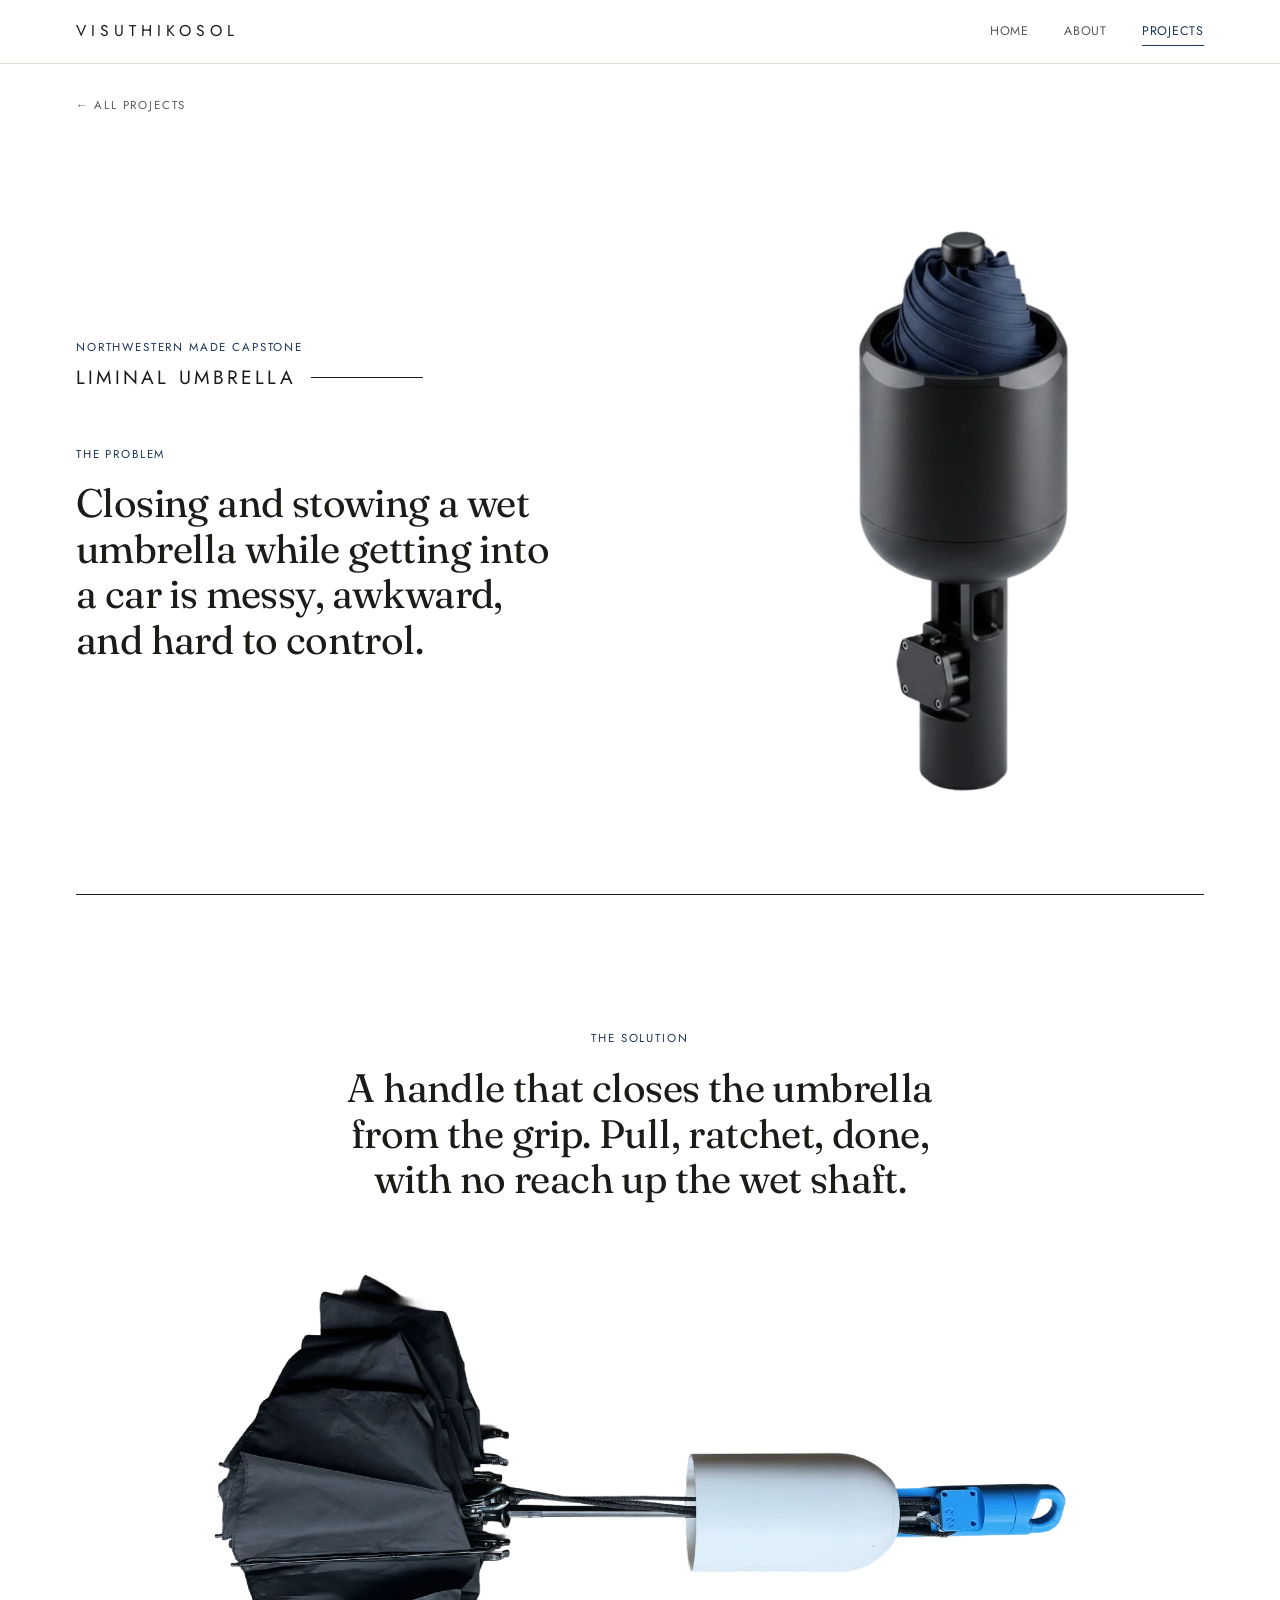
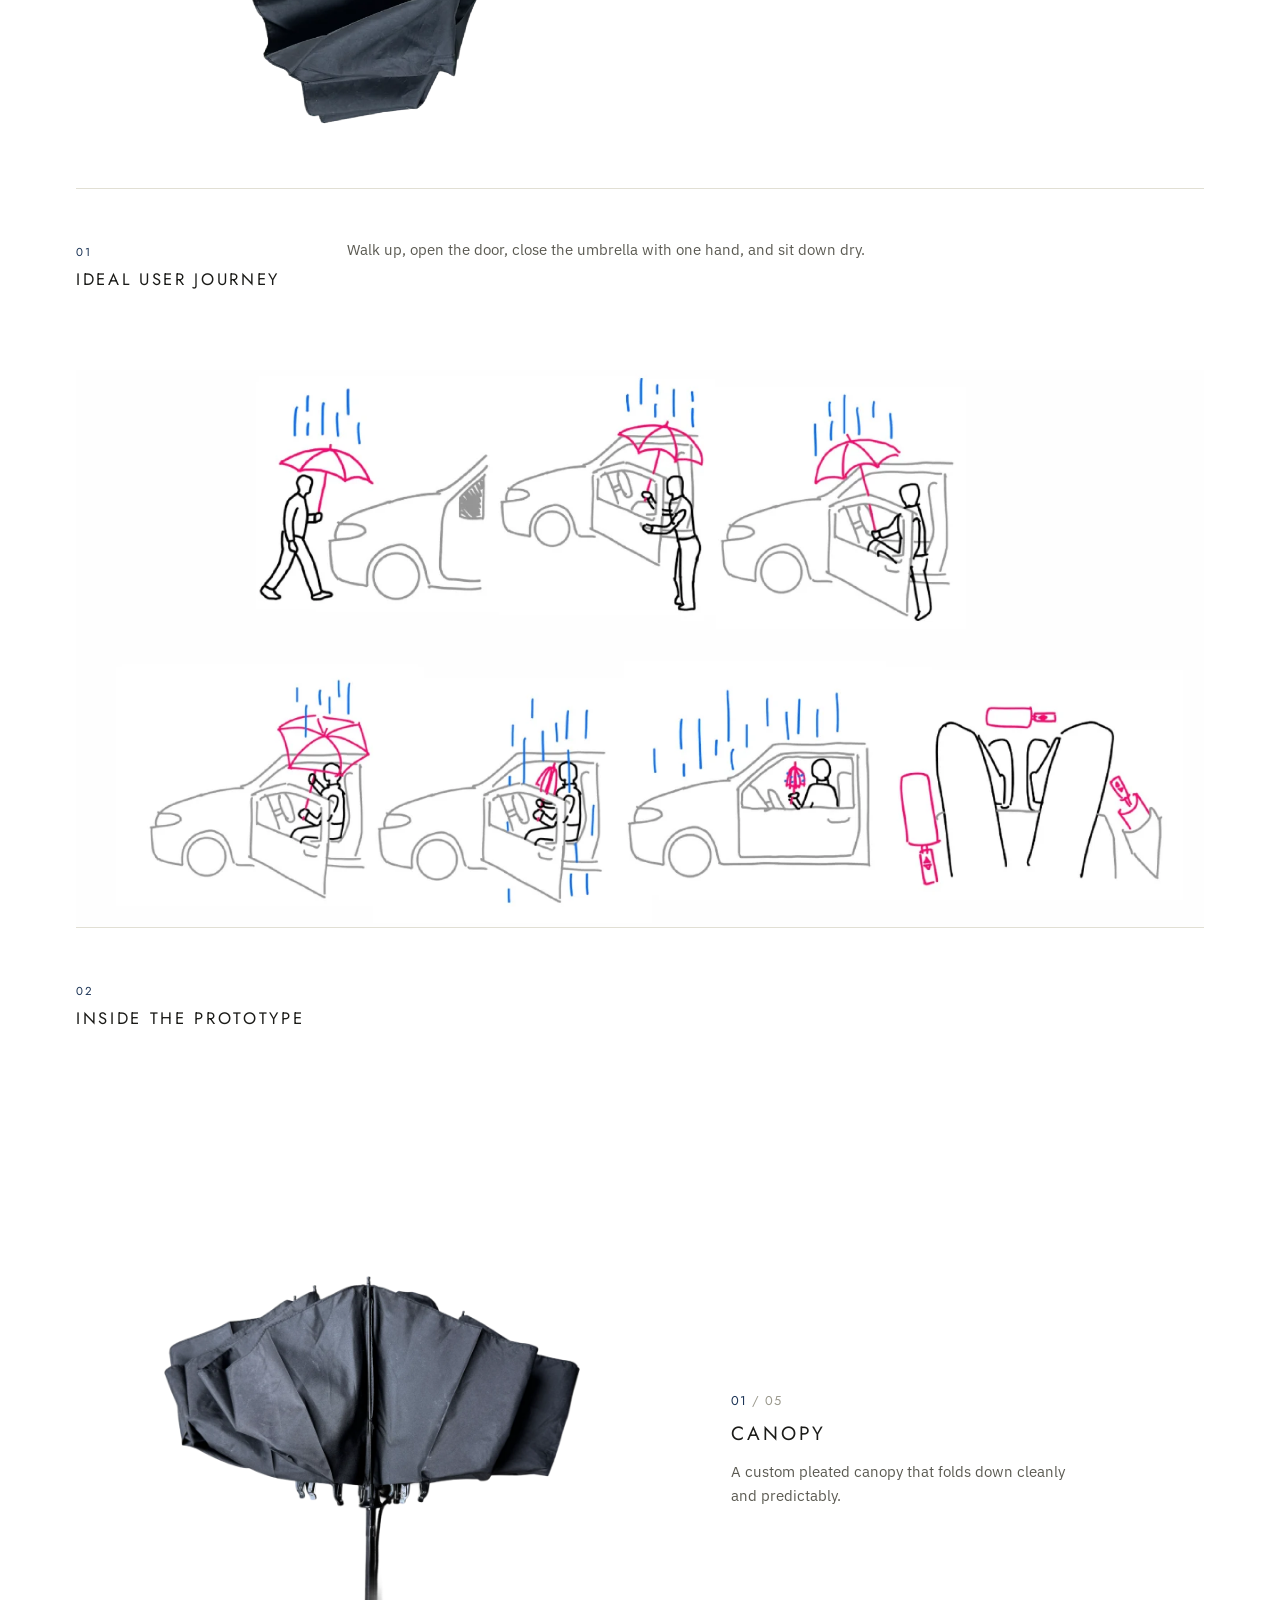
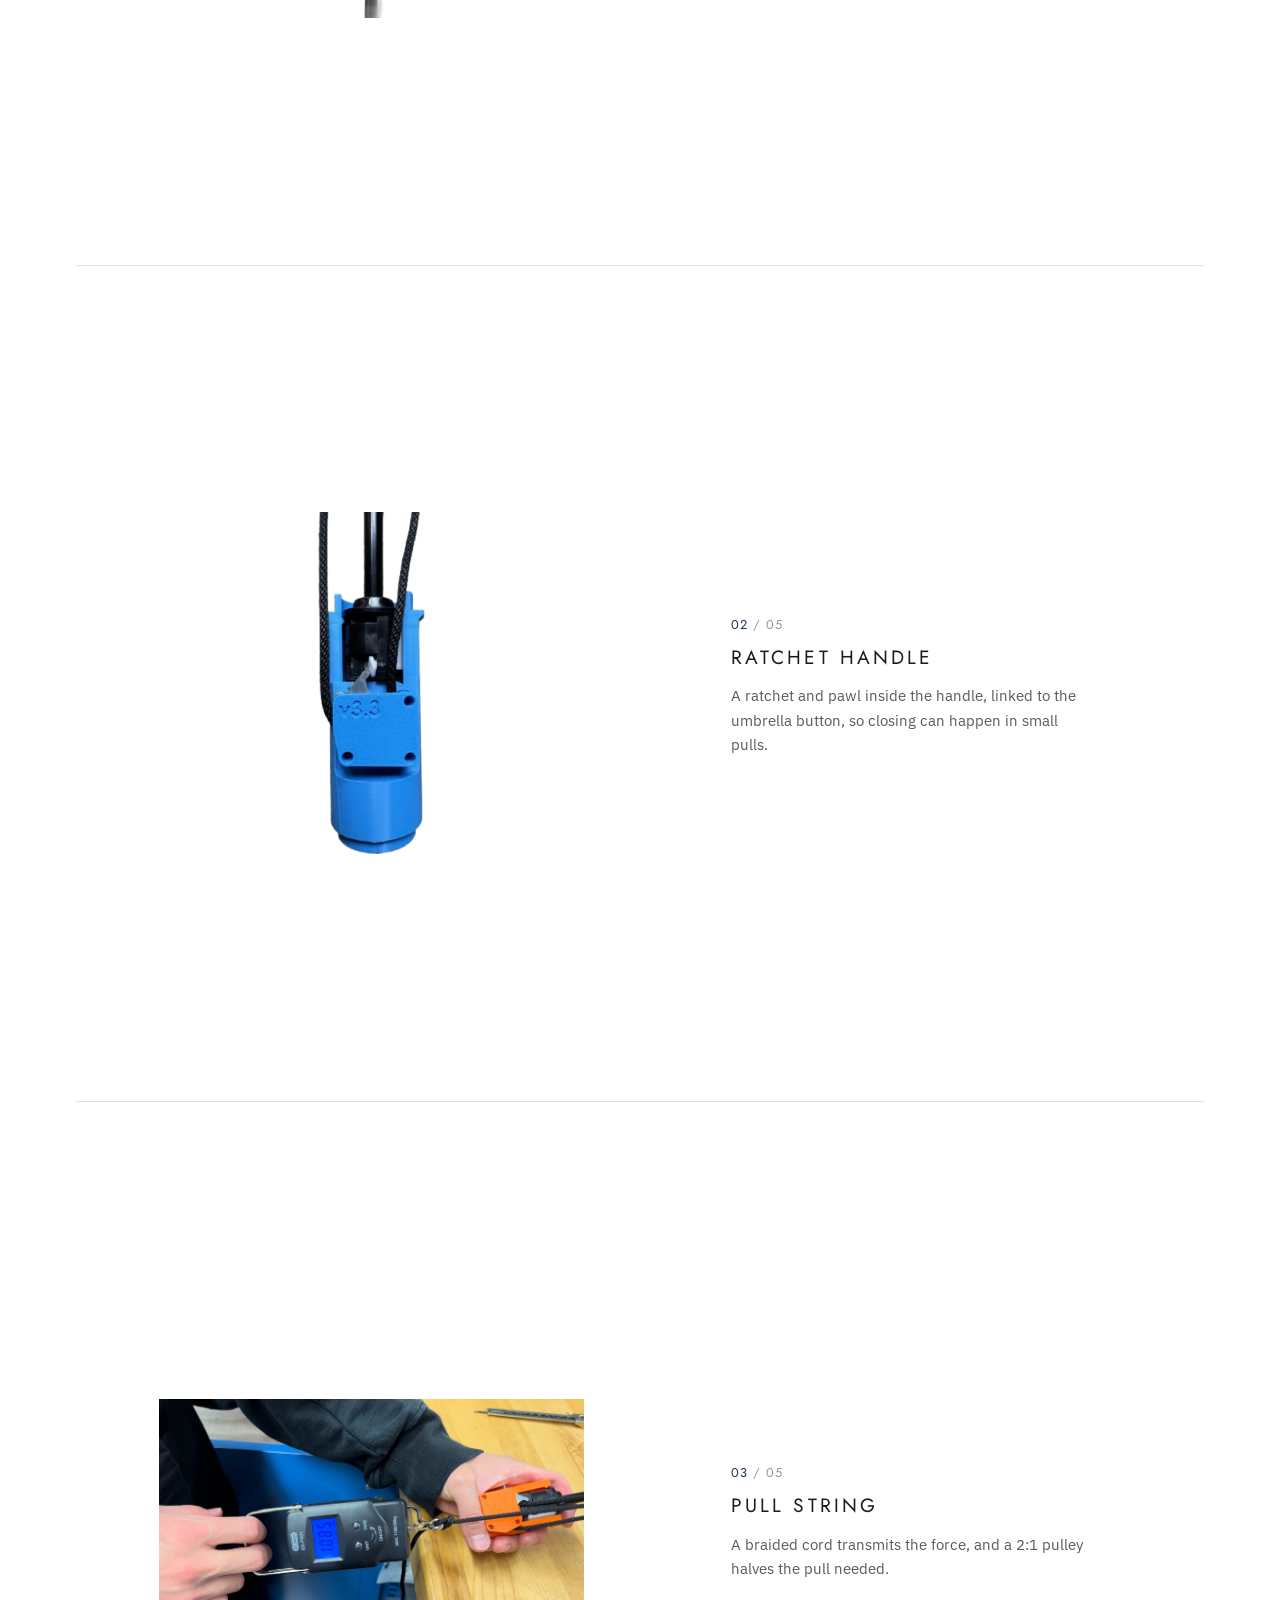
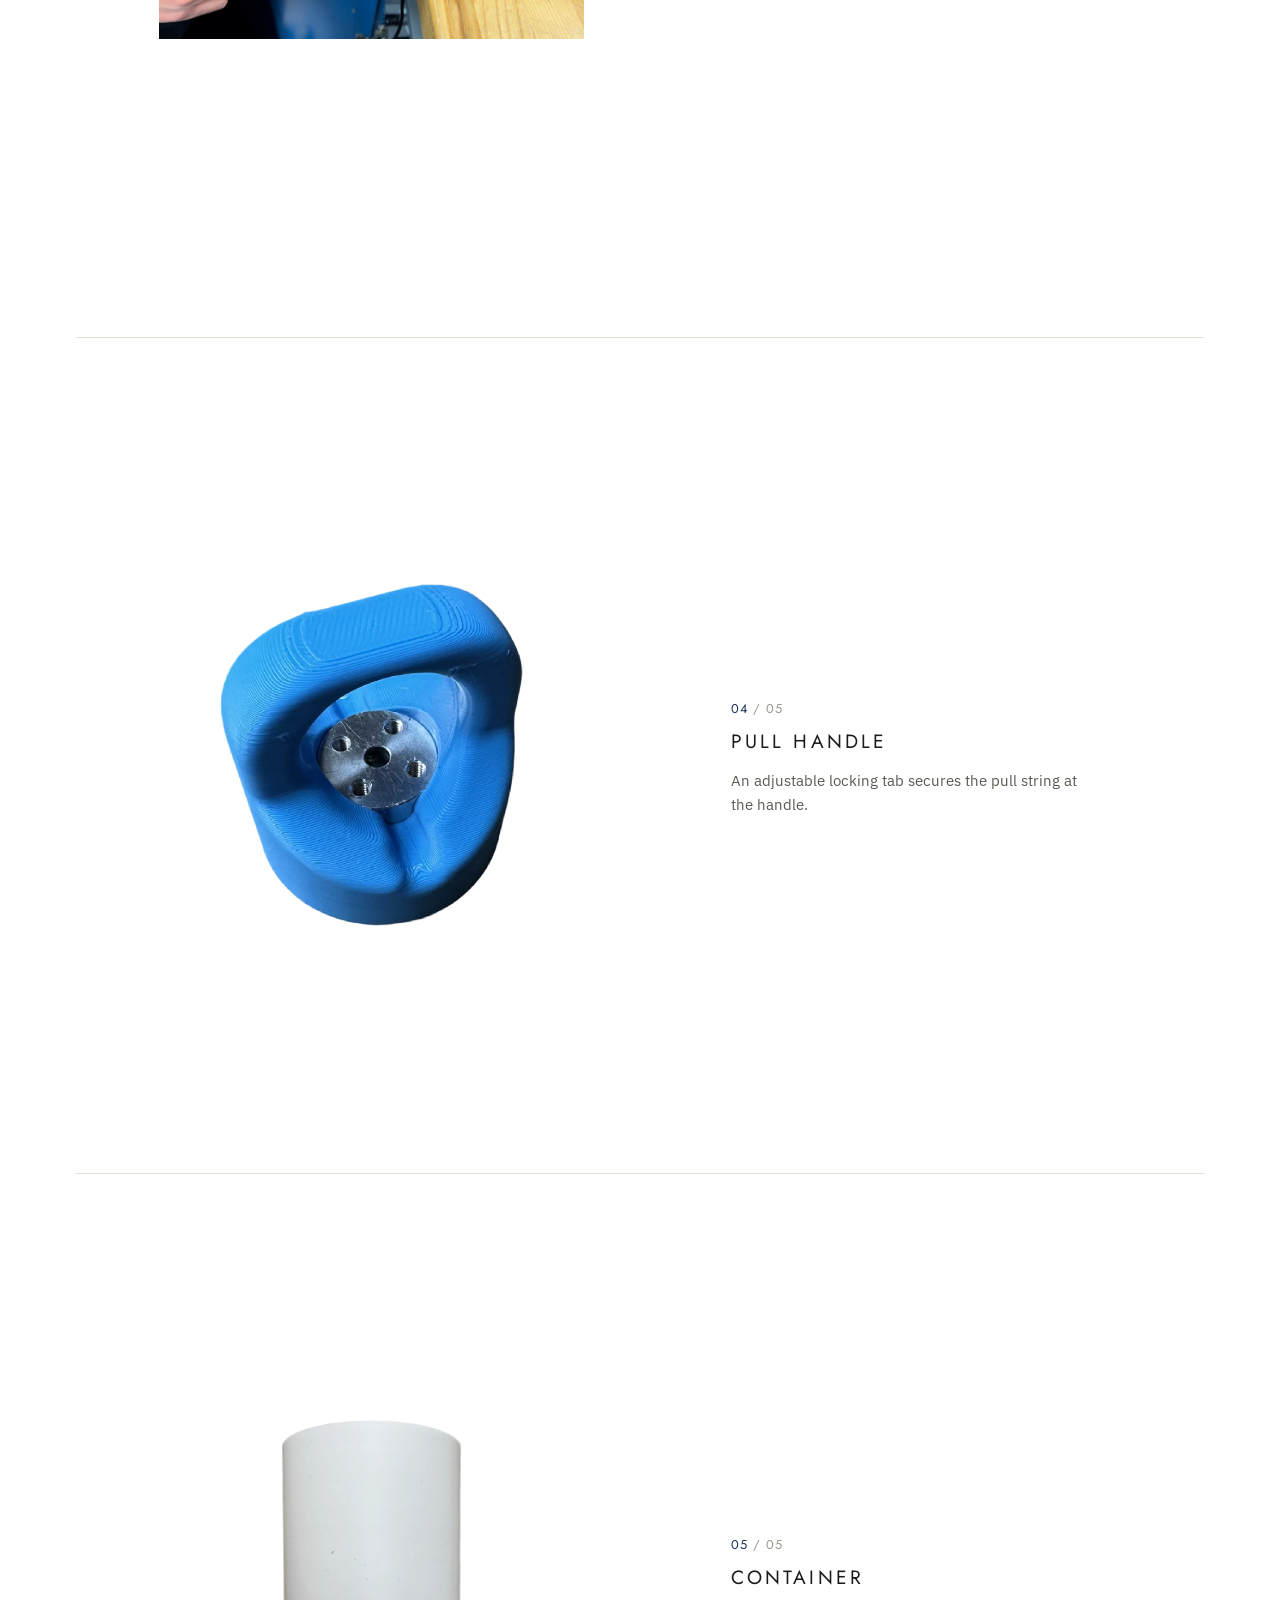
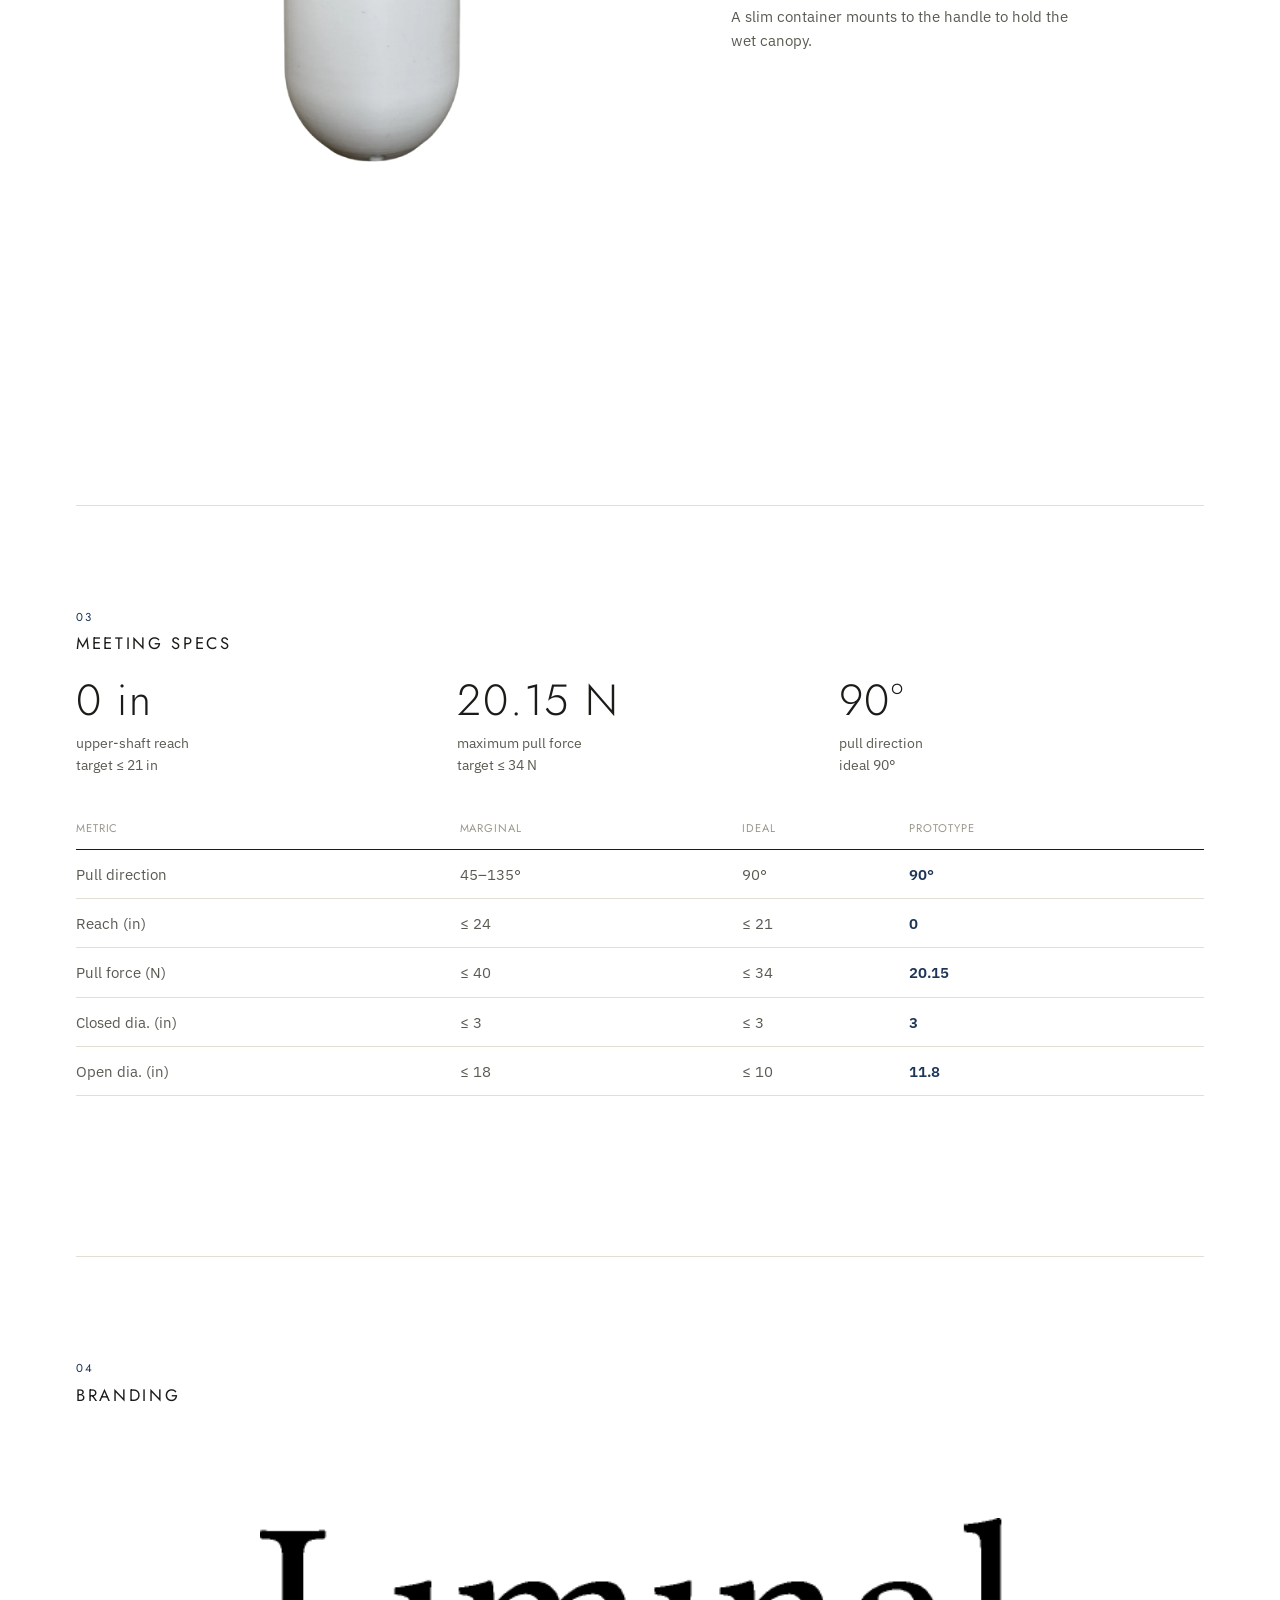
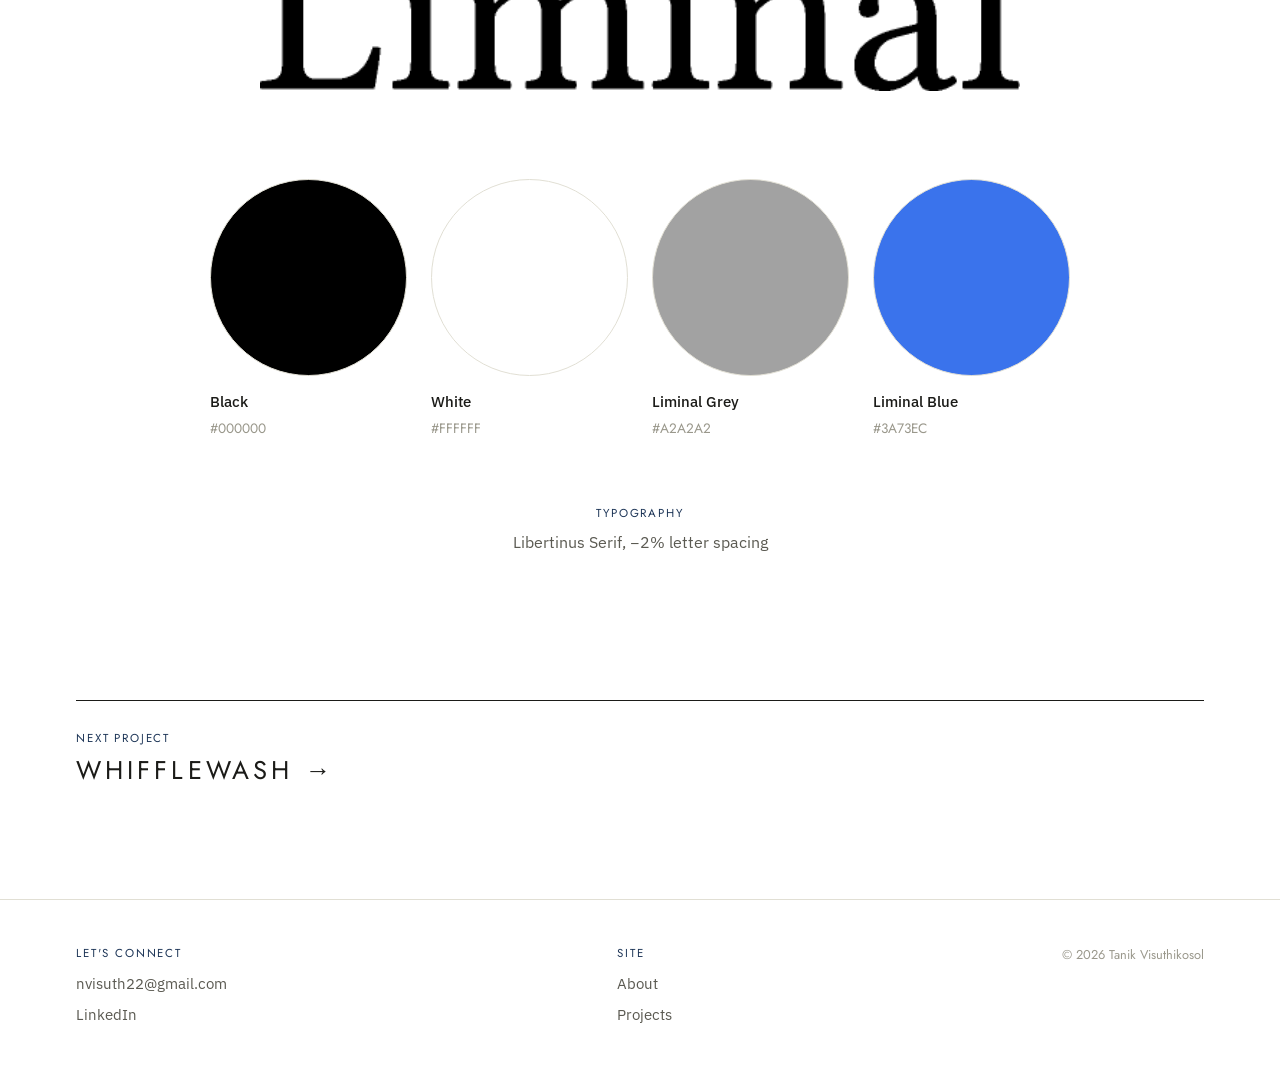
<file: work/liminal-umbrella.html>
<!DOCTYPE html>
<html lang="en">
<head>
<meta charset="UTF-8">
<meta name="viewport" content="width=device-width, initial-scale=1.0">
<title>Liminal Umbrella | Tanik (Nick) Visuthikosol</title>
<meta name="description" content="A self-closing, self-containing umbrella that removes the reach-and-pull motion behind every umbrella&#x27;s worst moment: getting in the car.">
<link rel="stylesheet" href="../css/style.css?v=70">
</head>
<body class="project-page p-liminal-umbrella">

<header class="site-header">
  <div class="wrap">
    <a href="../index.html" class="brand">VISUTHIKOSOL</a>
    <button class="nav-toggle" aria-label="Toggle navigation" aria-expanded="false"><span></span></button>
    <nav>
      <ul class="nav-links">
        <li><a href="../index.html">Home</a></li>
        <li><a href="../about.html">About</a></li>
        <li><a href="../projects.html" class="active">Projects</a></li>
      </ul>
    </nav>
  </div>
</header>

<main>
  <article class="wrap">
    <header class="shero">
      <a class="pback mono-label" href="../projects.html">&larr; All projects</a>
      <div class="shero-grid">
        <div class="shero-text reveal">
          <span class="mono-label">Northwestern MaDE Capstone</span>
          <h1>Liminal Umbrella</h1>
          <span class="mono-label shero-plabel">The problem</span>
          <p class="shero-problem">Closing and stowing a wet umbrella while getting into a car is messy, awkward, and hard to control.</p>
          
        </div>
        <figure class="shero-media reveal reveal-delay-1"><img src="../assets/img/liminal-umbrella.webp" alt="Liminal Umbrella"></figure>
      </div>
    </header>
    <section class="solution reveal s-liminal-umbrella">
      <span class="mono-label">The solution</span>
      <p class="sol-text">A handle that closes the umbrella from the grip. Pull, ratchet, done, with no reach up the wet shaft.</p>
      <figure class="sol-media"><img src="../assets/img/liminal/prototype.webp" alt="Liminal Umbrella final design" loading="lazy"></figure>
      
    </section>
    <section class="psec reveal"><div class="psec-head"><span class="mono-label">01</span><h2>Ideal user journey</h2></div><div class="psec-body"><p>Walk up, open the door, close the umbrella with one hand, and sit down dry.</p></div></section><figure class="wide-fig reveal"><img src="../assets/img/liminal/journey.webp" alt="Ideal user journey sketches" loading="lazy"></figure><section class="dev reveal"><div class="psec-head"><span class="mono-label">02</span><h2>Inside the prototype</h2></div></section><div class="dev-stack" data-stack><div class="dev-step"><figure class="dev-media"><span class="ringwrap"><img src="../assets/img/liminal/canopy.webp" alt="Canopy" loading="lazy"></span></figure><div class="dev-text"><span class="dev-num">01 <i>/ 05</i></span><h3>Canopy</h3><p>A custom pleated canopy that folds down cleanly and predictably.</p></div></div><div class="dev-step"><figure class="dev-media"><span class="ringwrap"><img src="../assets/img/liminal/ratchet.webp" alt="Ratchet handle" loading="lazy"></span></figure><div class="dev-text"><span class="dev-num">02 <i>/ 05</i></span><h3>Ratchet handle</h3><p>A ratchet and pawl inside the handle, linked to the umbrella button, so closing can happen in small pulls.</p></div></div><div class="dev-step"><figure class="dev-media"><span class="ringwrap"><img src="../assets/img/liminal/pull-string.webp" alt="Pull string" loading="lazy"></span></figure><div class="dev-text"><span class="dev-num">03 <i>/ 05</i></span><h3>Pull string</h3><p>A braided cord transmits the force, and a 2:1 pulley halves the pull needed.</p></div></div><div class="dev-step"><figure class="dev-media"><span class="ringwrap"><img src="../assets/img/liminal/pull-handle.webp" alt="Pull handle" loading="lazy"></span></figure><div class="dev-text"><span class="dev-num">04 <i>/ 05</i></span><h3>Pull handle</h3><p>An adjustable locking tab secures the pull string at the handle.</p></div></div><div class="dev-step"><figure class="dev-media"><span class="ringwrap"><img src="../assets/img/liminal/container.webp" alt="Container" loading="lazy"></span></figure><div class="dev-text"><span class="dev-num">05 <i>/ 05</i></span><h3>Container</h3><p>A slim container mounts to the handle to hold the wet canopy.</p></div></div></div><section class="specs reveal"><div class="psec-head"><span class="mono-label">03</span><h2>Meeting specs</h2></div><div class="spec-big"><div><strong>0 in</strong><span>upper-shaft reach<br>target &le; 21 in</span></div><div><strong>20.15 N</strong><span>maximum pull force<br>target &le; 34 N</span></div><div><strong>90&deg;</strong><span>pull direction<br>ideal 90&deg;</span></div></div><table class="spec-table"><thead><tr><th>Metric</th><th>Marginal</th><th>Ideal</th><th>Prototype</th></tr></thead><tbody><tr><td>Pull direction</td><td>45&ndash;135&deg;</td><td>90&deg;</td><td>90&deg;</td></tr><tr><td>Reach (in)</td><td>&le; 24</td><td>&le; 21</td><td>0</td></tr><tr><td>Pull force (N)</td><td>&le; 40</td><td>&le; 34</td><td>20.15</td></tr><tr><td>Closed dia. (in)</td><td>&le; 3</td><td>&le; 3</td><td>3</td></tr><tr><td>Open dia. (in)</td><td>&le; 18</td><td>&le; 10</td><td>11.8</td></tr></tbody></table></section><section class="lbrand reveal"><div class="psec-head"><span class="mono-label">04</span><h2>Branding</h2></div>
  <div class="brand-board"><img class="brand-mark" src="../assets/img/liminal/wordmark.webp" alt="Liminal wordmark">
  <div class="swatches"><div class="sw" style="--c:#000000"><i></i><b>Black</b><span>#000000</span></div><div class="sw" style="--c:#FFFFFF"><i></i><b>White</b><span>#FFFFFF</span></div><div class="sw" style="--c:#A2A2A2"><i></i><b>Liminal Grey</b><span>#A2A2A2</span></div><div class="sw" style="--c:#3A73EC"><i></i><b>Liminal Blue</b><span>#3A73EC</span></div></div>
  <p class="brand-type"><span class="mono-label">Typography</span>Libertinus Serif, &minus;2% letter spacing</p></div></section>
    <a class="pnext" href="whifflewash.html"><span class="mono-label">Next project</span><strong>WhiffleWash &rarr;</strong></a>
  </article>
</main>

<footer class="site-footer">
  <div class="wrap footer-grid">
    <div>
      <span class="mono-label">Let's Connect</span>
      <div class="footer-links">
        <a href="mailto:nvisuth22@gmail.com">nvisuth22@gmail.com</a>
        <a href="https://www.linkedin.com/in/tanik-visuthikosol-217a21216/" target="_blank" rel="noopener">LinkedIn</a>
      </div>
    </div>
    <div>
      <span class="mono-label">Site</span>
      <div class="footer-links">
        <a href="../about.html">About</a>
        <a href="../projects.html">Projects</a>
      </div>
    </div>
    <div class="footer-note">&copy; 2026 Tanik Visuthikosol</div>
  </div>
</footer>

<div class="lightbox" hidden><button class="lb-close" aria-label="Close">&times;</button><img alt=""></div>
<script src="../js/main.js?v=70"></script>
</body>
</html>
</file>
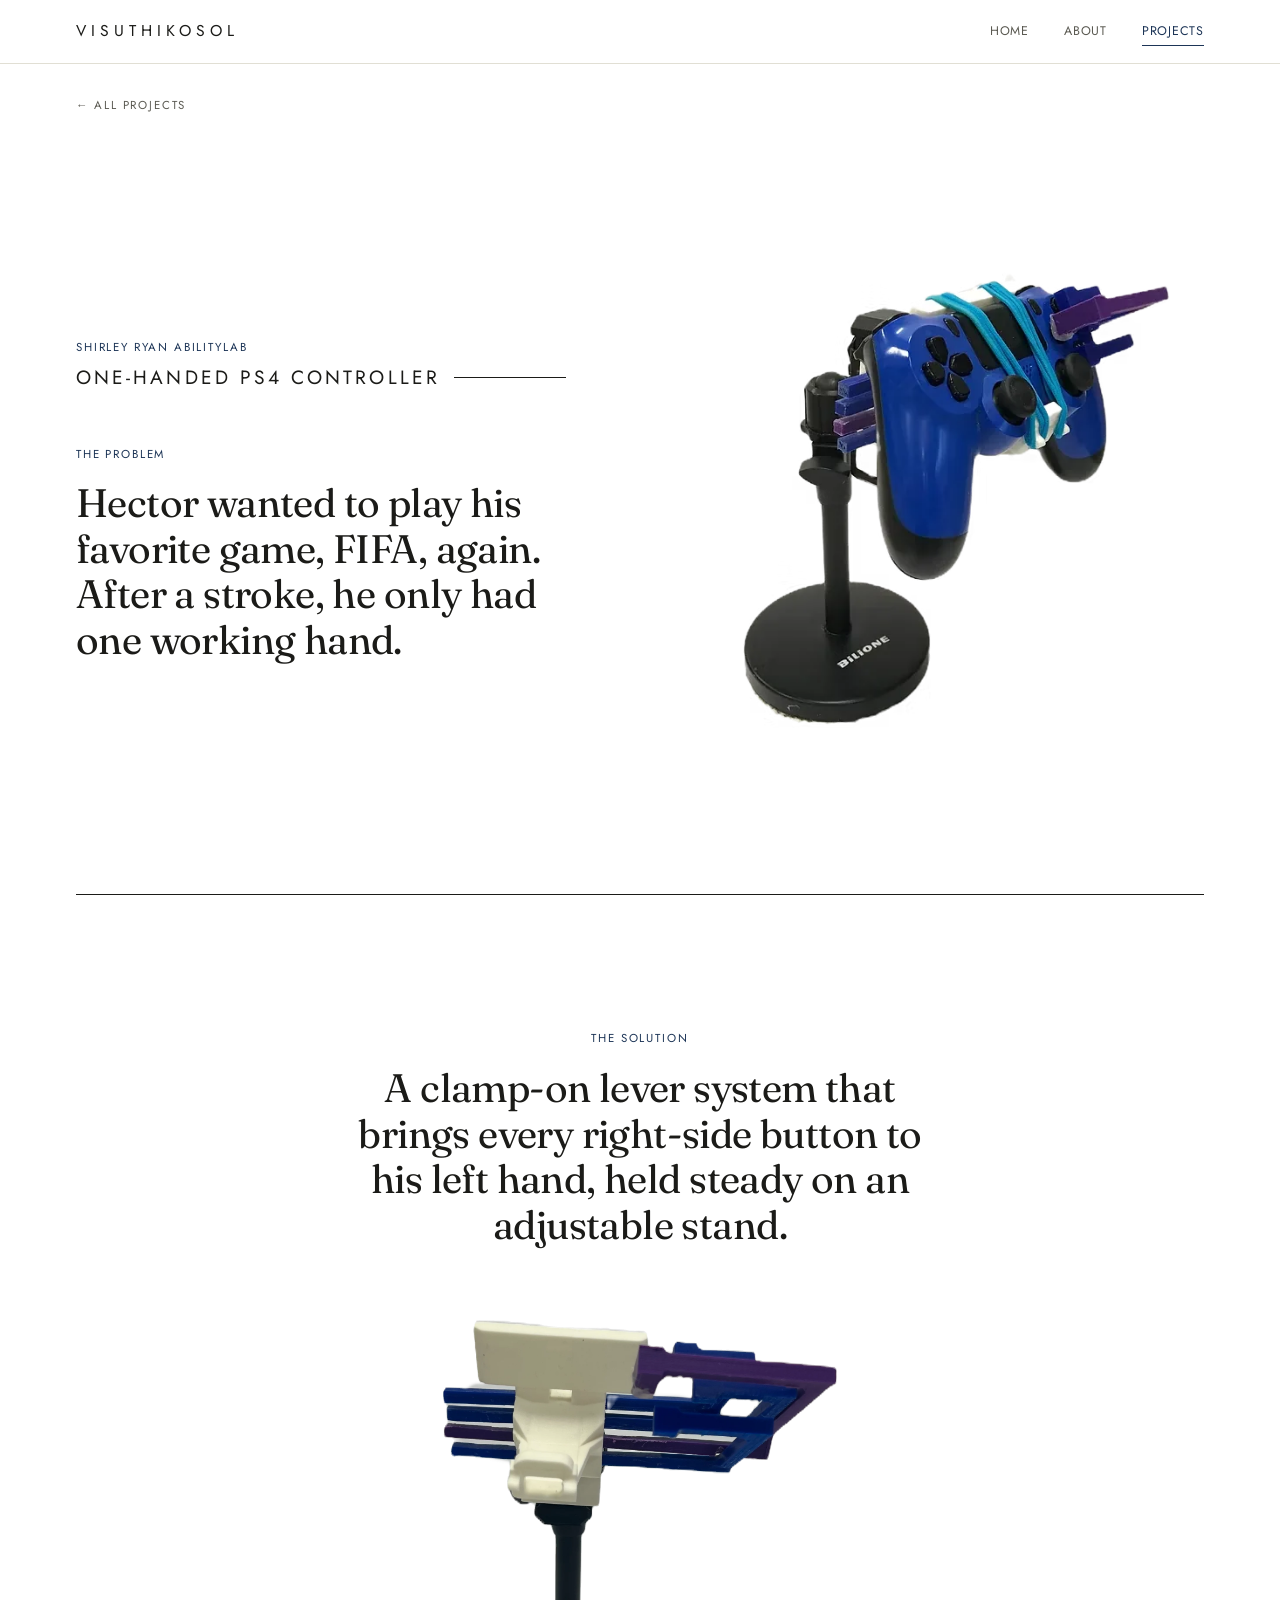
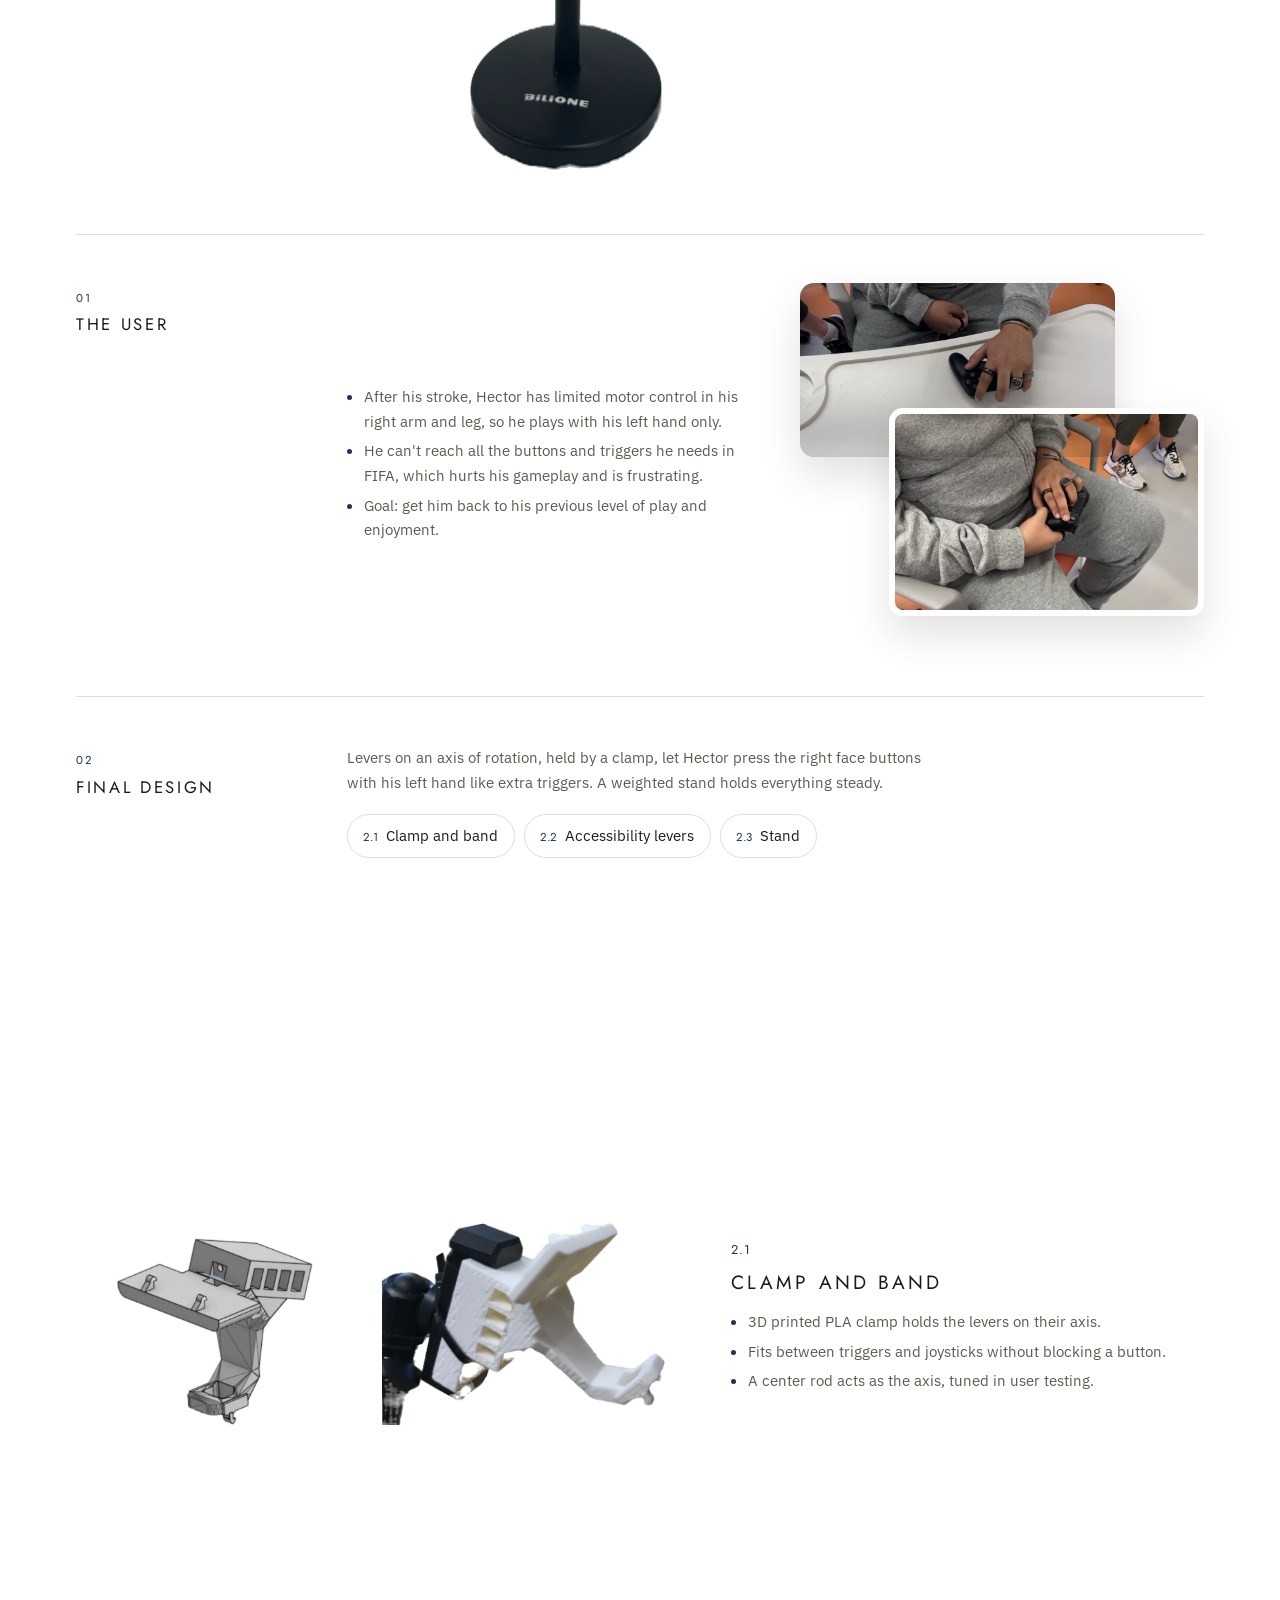
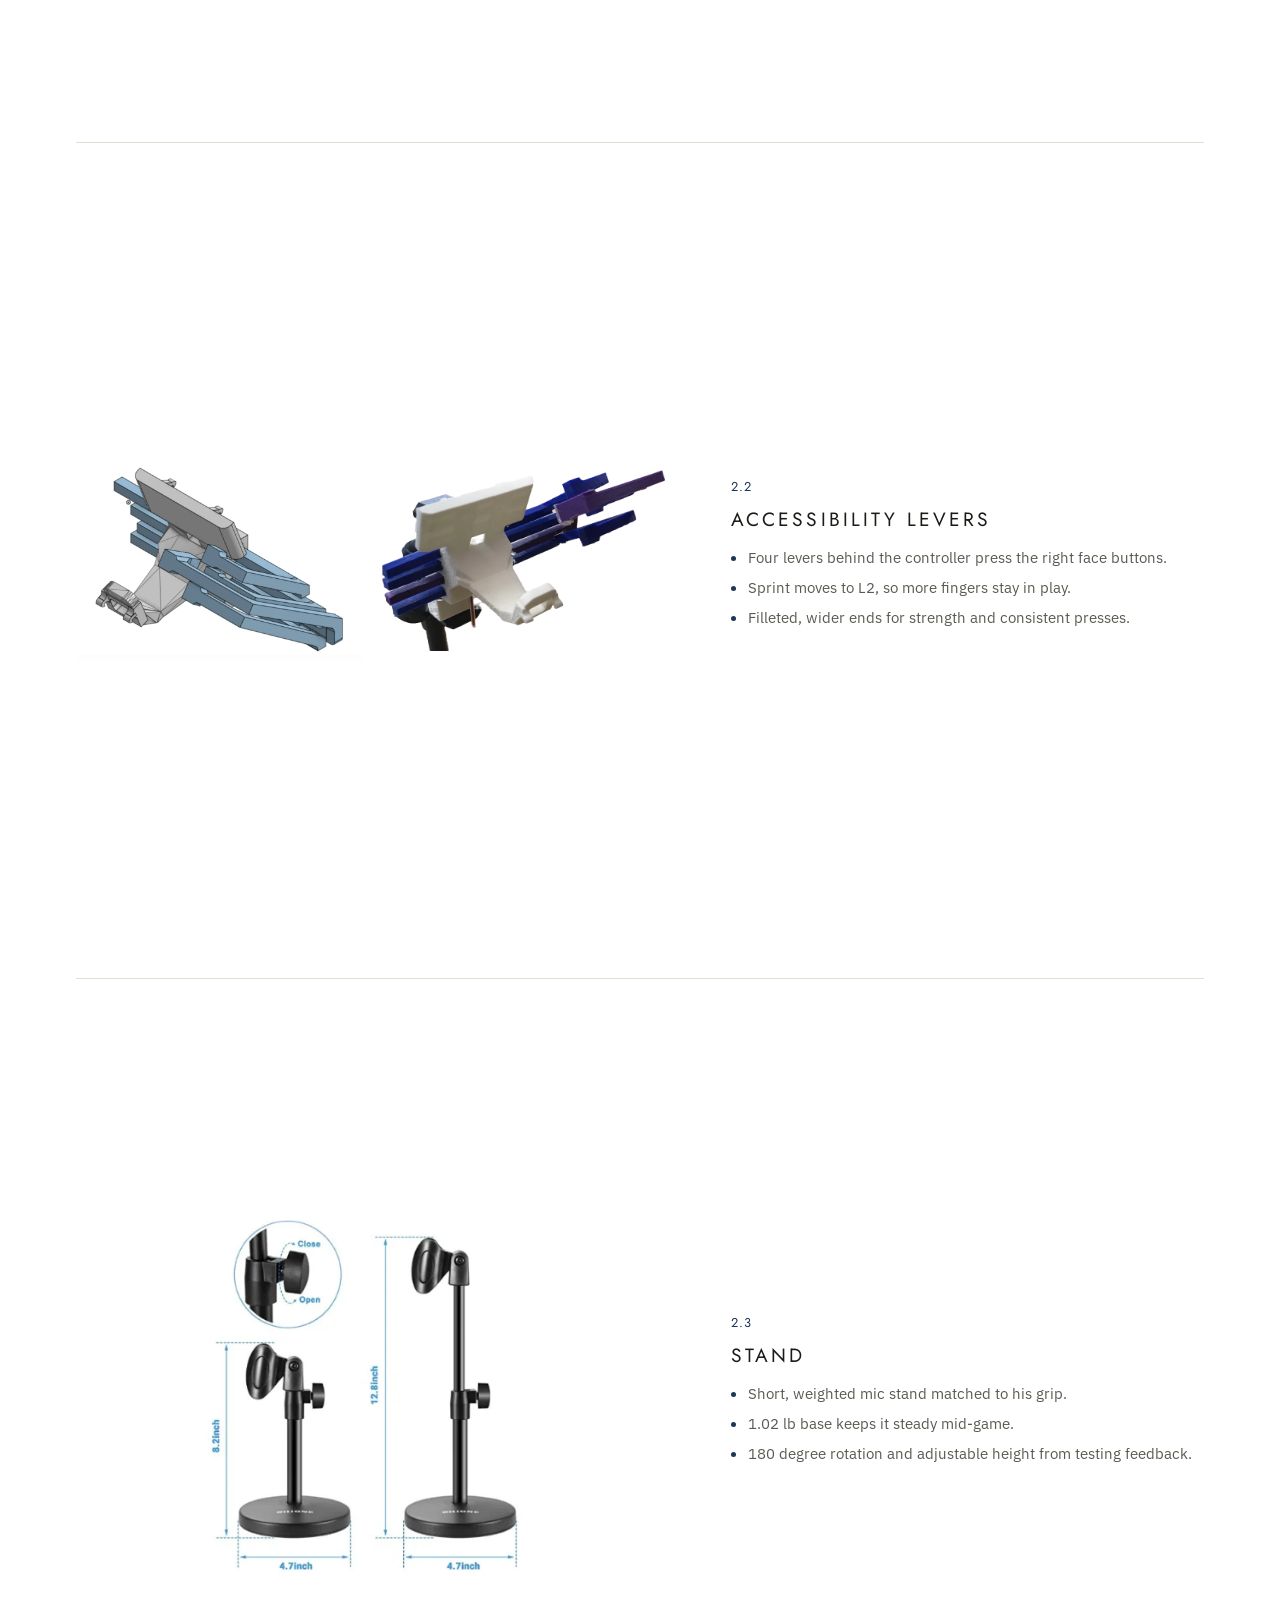
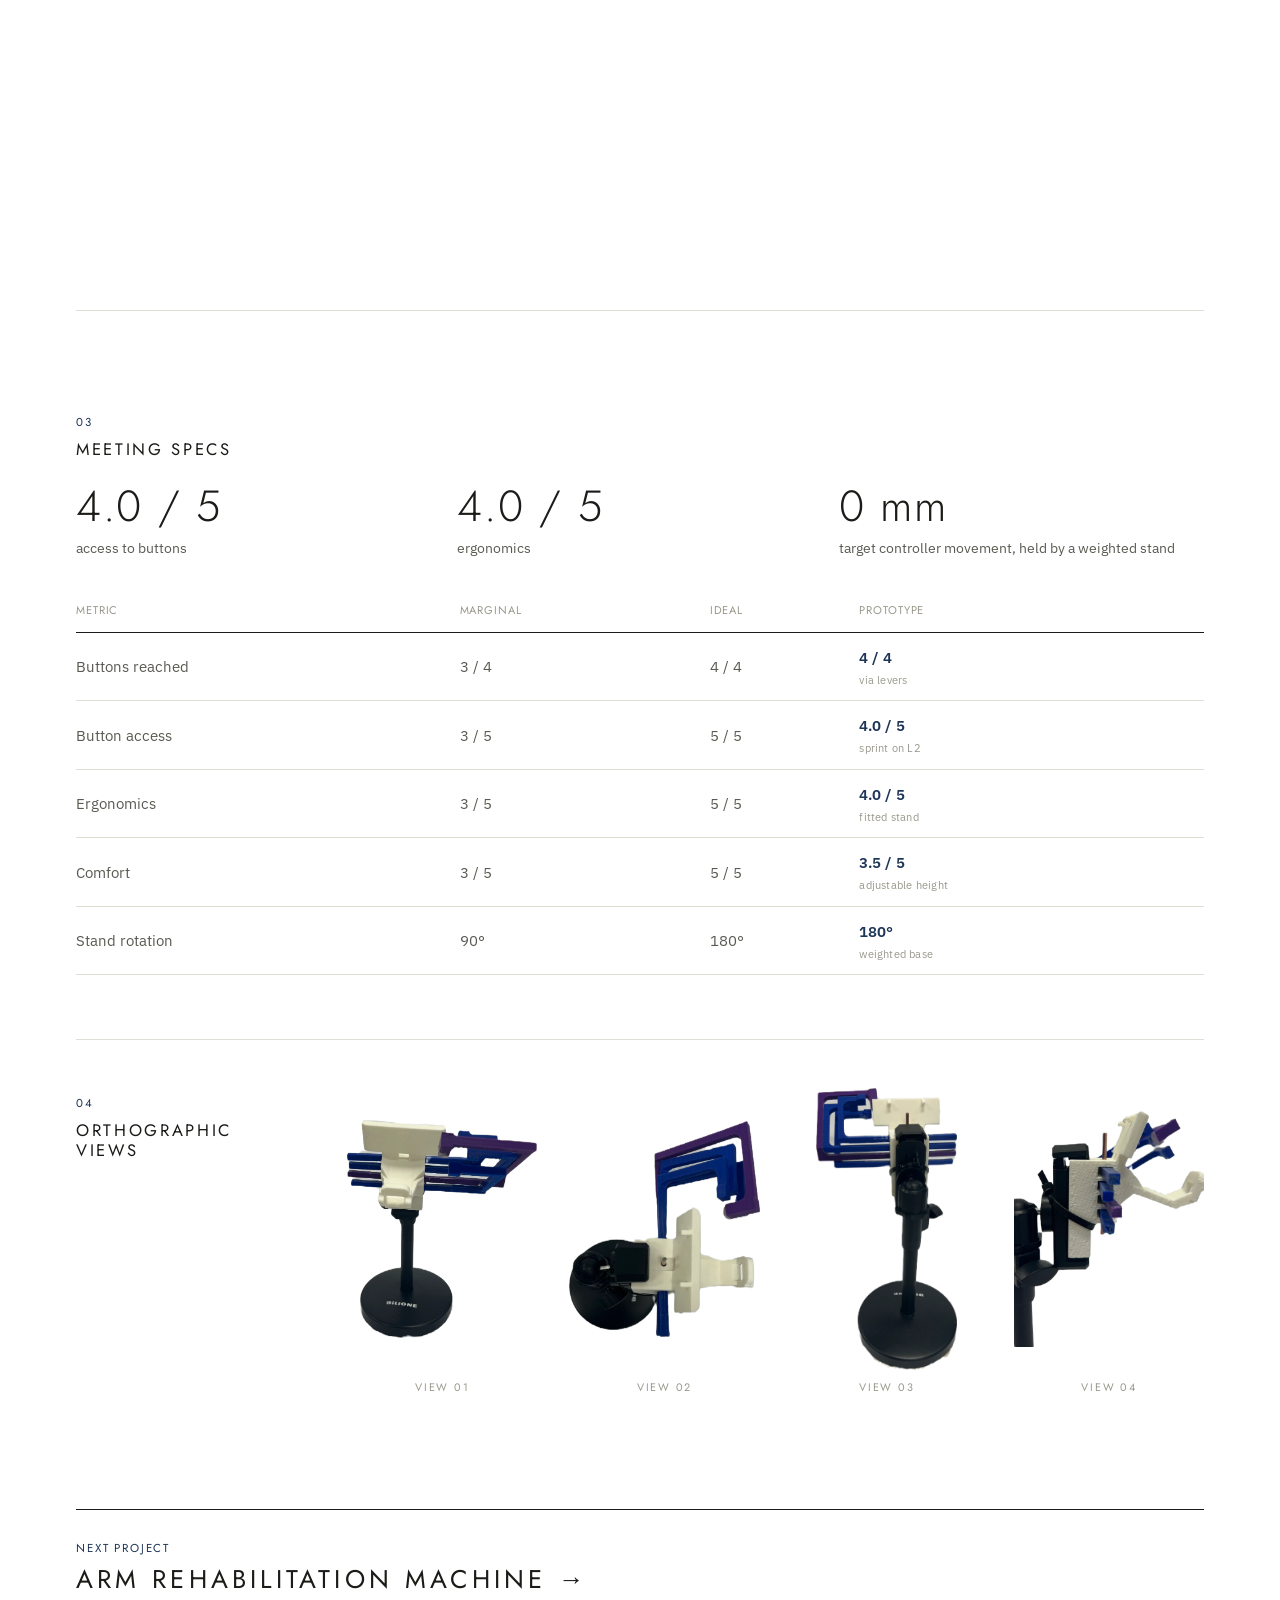
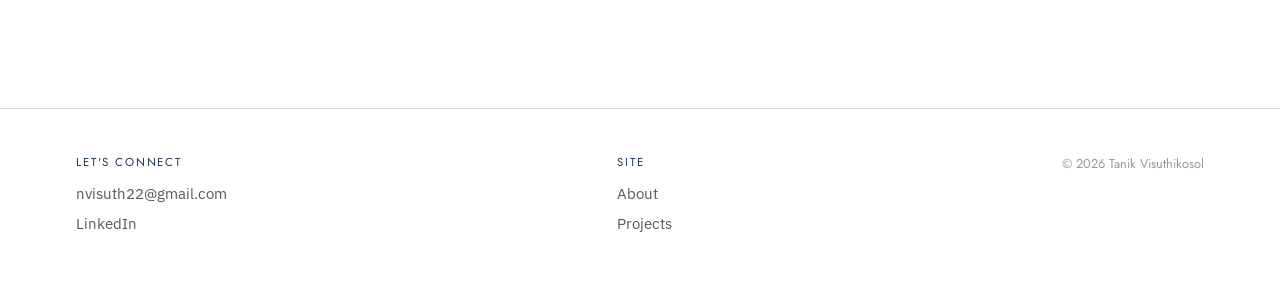
<file: work/one-handed-controller.html>
<!DOCTYPE html>
<html lang="en">
<head>
<meta charset="UTF-8">
<meta name="viewport" content="width=device-width, initial-scale=1.0">
<title>One-Handed PS4 Controller | Tanik (Nick) Visuthikosol</title>
<meta name="description" content="An adaptive controller for Hector, a 16-year-old stroke survivor, so he could play FIFA again with his left hand. This is the final design we gave him.">
<link rel="stylesheet" href="../css/style.css?v=70">
</head>
<body class="project-page p-one-handed-controller">

<header class="site-header">
  <div class="wrap">
    <a href="../index.html" class="brand">VISUTHIKOSOL</a>
    <button class="nav-toggle" aria-label="Toggle navigation" aria-expanded="false"><span></span></button>
    <nav>
      <ul class="nav-links">
        <li><a href="../index.html">Home</a></li>
        <li><a href="../about.html">About</a></li>
        <li><a href="../projects.html" class="active">Projects</a></li>
      </ul>
    </nav>
  </div>
</header>

<main>
  <article class="wrap">
    <header class="shero">
      <a class="pback mono-label" href="../projects.html">&larr; All projects</a>
      <div class="shero-grid">
        <div class="shero-text reveal">
          <span class="mono-label">Shirley Ryan AbilityLab</span>
          <h1>One-Handed PS4 Controller</h1>
          <span class="mono-label shero-plabel">The problem</span>
          <p class="shero-problem">Hector wanted to play his favorite game, FIFA, again. After a stroke, he only had one working hand.</p>
          
        </div>
        <figure class="shero-media reveal reveal-delay-1"><img src="../assets/img/ps4-controller.webp" alt="One-Handed PS4 Controller"></figure>
      </div>
    </header>
    <section class="solution reveal s-one-handed-controller">
      <span class="mono-label">The solution</span>
      <p class="sol-text">A clamp-on lever system that brings every right-side button to his left hand, held steady on an adjustable stand.</p>
      <figure class="sol-media"><img src="../assets/img/ps4/f01cb47383814bd59799c06a5e1d4696.webp" alt="One-Handed PS4 Controller final design" loading="lazy"></figure>
      
    </section>
    <section class="psec reveal">
      <div class="psec-head"><span class="mono-label">01</span><h2>The user</h2></div>
      <div class="psec-body"><div class="split "><div class="split-text"><ul class="plist"><li>After his stroke, Hector has limited motor control in his right arm and leg, so he plays with his left hand only.</li><li>He can't reach all the buttons and triggers he needs in FIFA, which hurts his gameplay and is frustrating.</li><li>Goal: get him back to his previous level of play and enjoyment.</li></ul></div><div class="split-media"><div class="collage"><figure class=""><img src="../assets/img/ps4/b833464237f74ef3a2f6c9039542aea7.webp" alt="Hector playing one-handed" loading="lazy"></figure><figure class=""><img src="../assets/img/ps4/55a42e28dfe84288b787115019d4224f.webp" alt="Hector holding the controller" loading="lazy"></figure></div></div></div></div>
    </section><section class="psec reveal">
      <div class="psec-head"><span class="mono-label">02</span><h2>Final design</h2></div>
      <div class="psec-body"><p>Levers on an axis of rotation, held by a clamp, let Hector press the right face buttons with his left hand like extra triggers. A weighted stand holds everything steady.</p><ol class="parts"><li><a href="#clamp">Clamp and band</a></li><li><a href="#levers">Accessibility levers</a></li><li><a href="#stand">Stand</a></li></ol></div>
    </section><div class="dev-stack ps4-stack" data-stack><div class="dev-step" id="clamp"><figure class="dev-media duo-media"><img src="../assets/img/ps4/7607658ee5194926a2f4e1c18f8b03d6.webp" alt="Clamp and band" loading="lazy"><img src="../assets/img/ps4/ddff0ee936b840b58b4e17070e86bb99.webp" alt="Clamp and band" loading="lazy"></figure><div class="dev-text"><span class="dev-num">2.1</span><h3>Clamp and band</h3><ul class="plist"><li>3D printed PLA clamp holds the levers on their axis.</li><li>Fits between triggers and joysticks without blocking a button.</li><li>A center rod acts as the axis, tuned in user testing.</li></ul></div></div><div class="dev-step" id="levers"><figure class="dev-media duo-media"><img src="../assets/img/ps4/93c88523bdf34f4cb63766b77dffd8ed.webp" alt="Accessibility levers" loading="lazy"><img src="../assets/img/ps4/69192538e3334ecfa486fc79dbe2a75a.webp" alt="Accessibility levers" loading="lazy"></figure><div class="dev-text"><span class="dev-num">2.2</span><h3>Accessibility levers</h3><ul class="plist"><li>Four levers behind the controller press the right face buttons.</li><li>Sprint moves to L2, so more fingers stay in play.</li><li>Filleted, wider ends for strength and consistent presses.</li></ul></div></div><div class="dev-step" id="stand"><figure class="dev-media duo-media"><img src="../assets/img/ps4/60f1a7fbbf974df1892600f4909eac17.webp" alt="Stand" loading="lazy"></figure><div class="dev-text"><span class="dev-num">2.3</span><h3>Stand</h3><ul class="plist"><li>Short, weighted mic stand matched to his grip.</li><li>1.02 lb base keeps it steady mid-game.</li><li>180 degree rotation and adjustable height from testing feedback.</li></ul></div></div></div><section class="specs reveal"><div class="psec-head"><span class="mono-label">03</span><h2>Meeting specs</h2></div><div class="spec-big"><div><strong>4.0 / 5</strong><span>access to buttons</span></div><div><strong>4.0 / 5</strong><span>ergonomics</span></div><div><strong>0 mm</strong><span>target controller movement, held by a weighted stand</span></div></div><table class="spec-table"><thead><tr><th>Metric</th><th>Marginal</th><th>Ideal</th><th>Prototype</th></tr></thead><tbody><tr><td>Buttons reached</td><td>3 / 4</td><td>4 / 4</td><td>4 / 4<small>via levers</small></td></tr><tr><td>Button access</td><td>3 / 5</td><td>5 / 5</td><td>4.0 / 5<small>sprint on L2</small></td></tr><tr><td>Ergonomics</td><td>3 / 5</td><td>5 / 5</td><td>4.0 / 5<small>fitted stand</small></td></tr><tr><td>Comfort</td><td>3 / 5</td><td>5 / 5</td><td>3.5 / 5<small>adjustable height</small></td></tr><tr><td>Stand rotation</td><td>90&deg;</td><td>180&deg;</td><td>180&deg;<small>weighted base</small></td></tr></tbody></table></section><section class="psec reveal">
      <div class="psec-head"><span class="mono-label">04</span><h2>Orthographic views</h2></div>
      <div class="psec-body"><div class="ortho2 focus"><figure class=""><img src="../assets/img/ps4/f01cb47383814bd59799c06a5e1d4696.webp" alt="Orthographic view of full assembly" loading="lazy"><figcaption class="mono-label">View 01</figcaption></figure><figure class=""><img src="../assets/img/ps4/789629b0696e41bb8c0323ccf29a1329.webp" alt="Orthographic view of full assembly" loading="lazy"><figcaption class="mono-label">View 02</figcaption></figure><figure class=""><img src="../assets/img/ps4/61f67611447b46dfa3bf42095a0194ac.webp" alt="Orthographic view of full assembly" loading="lazy"><figcaption class="mono-label">View 03</figcaption></figure><figure class=""><img src="../assets/img/ps4/88270d5e5afe4c9eac00011599b5f310.webp" alt="Orthographic view of full assembly" loading="lazy"><figcaption class="mono-label">View 04</figcaption></figure></div></div>
    </section>
    <a class="pnext" href="arm-rehab.html"><span class="mono-label">Next project</span><strong>Arm Rehabilitation Machine &rarr;</strong></a>
  </article>
</main>

<footer class="site-footer">
  <div class="wrap footer-grid">
    <div>
      <span class="mono-label">Let's Connect</span>
      <div class="footer-links">
        <a href="mailto:nvisuth22@gmail.com">nvisuth22@gmail.com</a>
        <a href="https://www.linkedin.com/in/tanik-visuthikosol-217a21216/" target="_blank" rel="noopener">LinkedIn</a>
      </div>
    </div>
    <div>
      <span class="mono-label">Site</span>
      <div class="footer-links">
        <a href="../about.html">About</a>
        <a href="../projects.html">Projects</a>
      </div>
    </div>
    <div class="footer-note">&copy; 2026 Tanik Visuthikosol</div>
  </div>
</footer>

<div class="lightbox" hidden><button class="lb-close" aria-label="Close">&times;</button><img alt=""></div>
<script src="../js/main.js?v=70"></script>
</body>
</html>
</file>
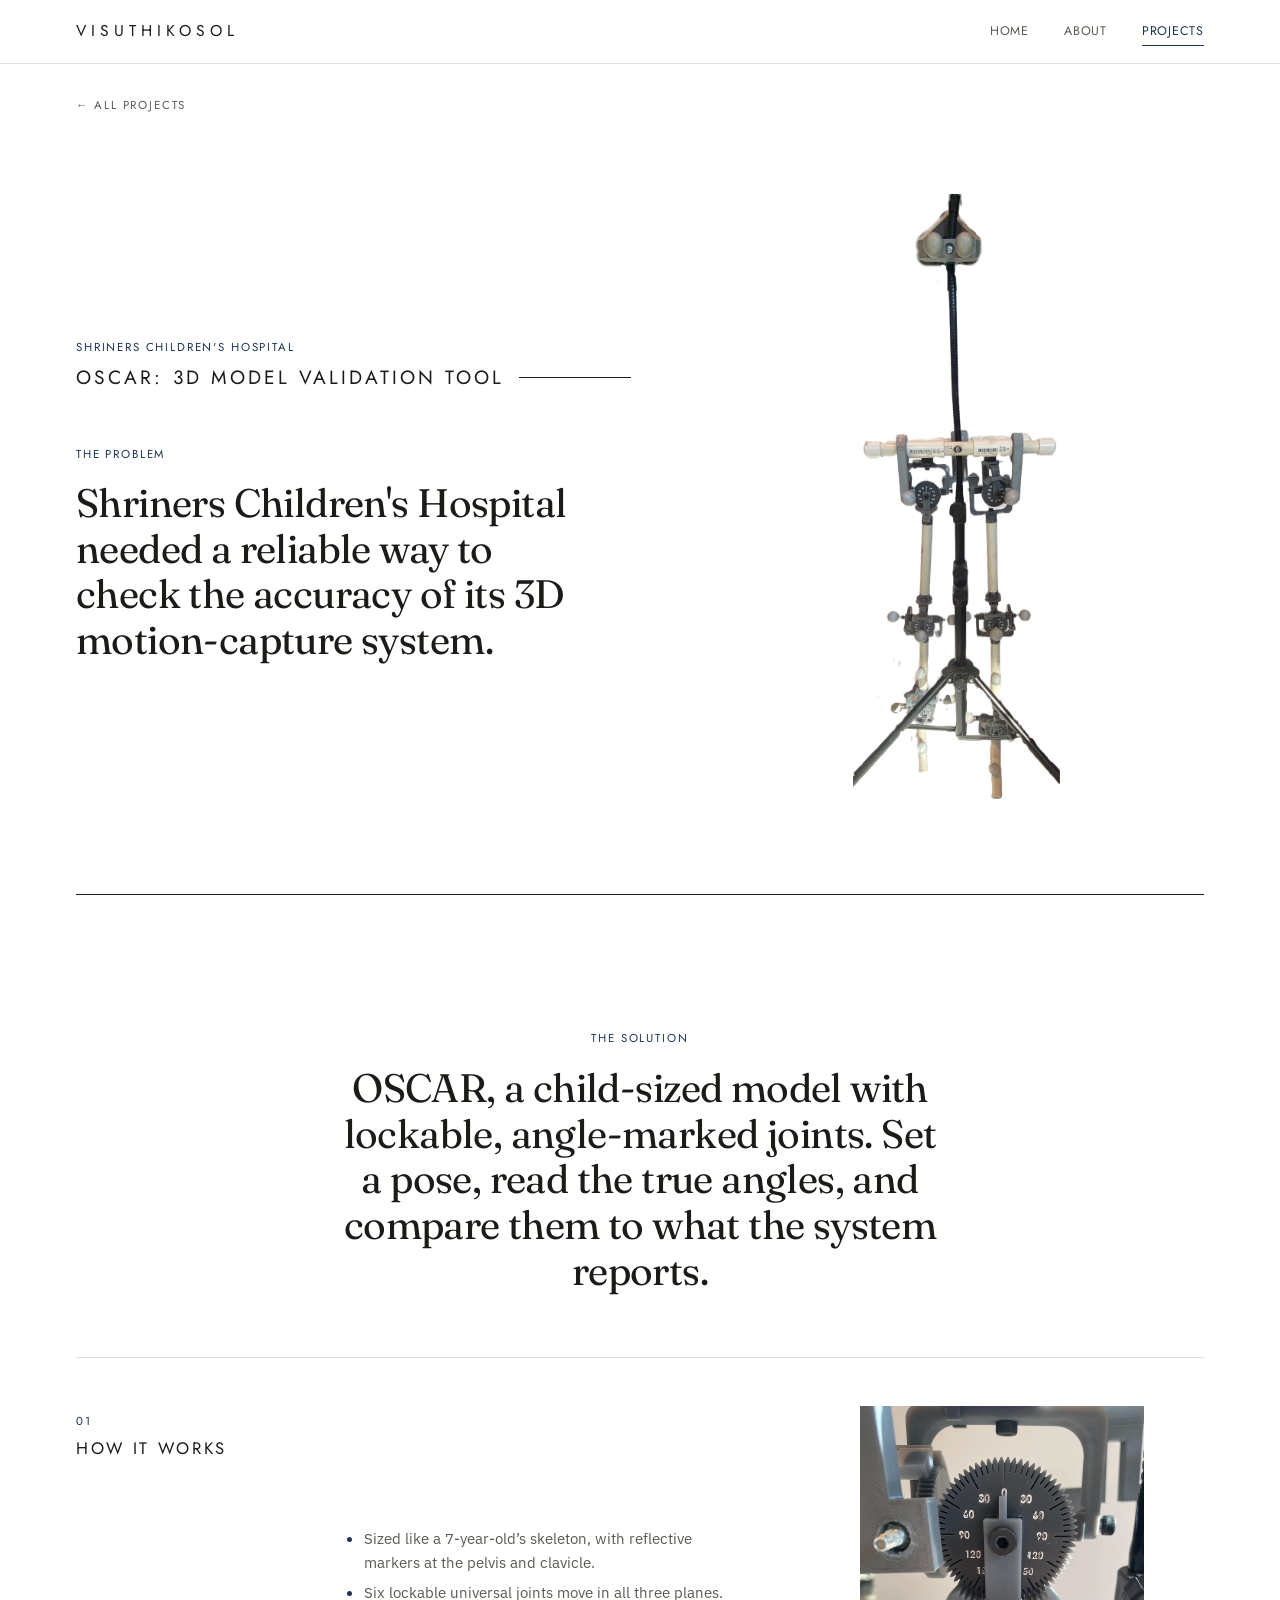
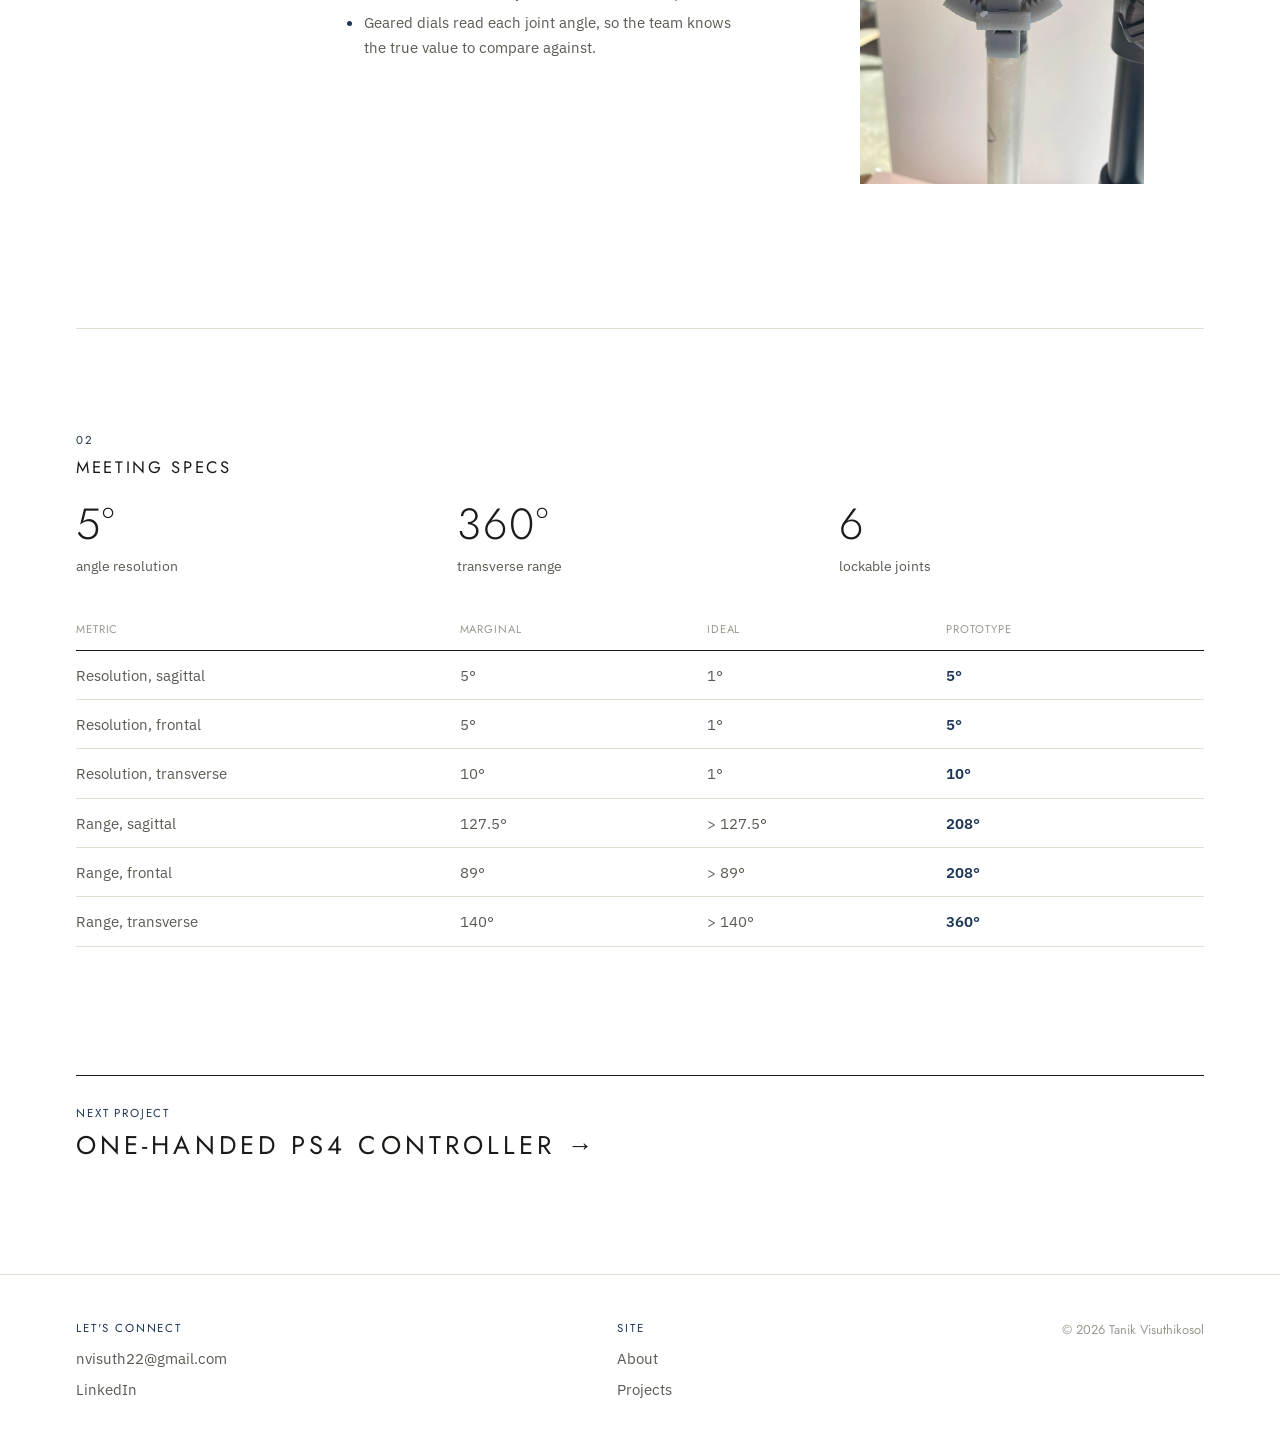
<file: work/oscar.html>
<!DOCTYPE html>
<html lang="en">
<head>
<meta charset="UTF-8">
<meta name="viewport" content="width=device-width, initial-scale=1.0">
<title>OSCAR: 3D Model Validation Tool | Tanik (Nick) Visuthikosol</title>
<meta name="description" content="A 3D modeling calibration tool built to validate a 3D motion-capture system.">
<link rel="stylesheet" href="../css/style.css?v=70">
</head>
<body class="project-page p-oscar">

<header class="site-header">
  <div class="wrap">
    <a href="../index.html" class="brand">VISUTHIKOSOL</a>
    <button class="nav-toggle" aria-label="Toggle navigation" aria-expanded="false"><span></span></button>
    <nav>
      <ul class="nav-links">
        <li><a href="../index.html">Home</a></li>
        <li><a href="../about.html">About</a></li>
        <li><a href="../projects.html" class="active">Projects</a></li>
      </ul>
    </nav>
  </div>
</header>

<main>
  <article class="wrap">
    <header class="shero">
      <a class="pback mono-label" href="../projects.html">&larr; All projects</a>
      <div class="shero-grid">
        <div class="shero-text reveal">
          <span class="mono-label">Shriners Children&#x27;s Hospital</span>
          <h1>OSCAR: 3D Model Validation Tool</h1>
          <span class="mono-label shero-plabel">The problem</span>
          <p class="shero-problem">Shriners Children&#x27;s Hospital needed a reliable way to check the accuracy of its 3D motion-capture system.</p>
          
        </div>
        <figure class="shero-media reveal reveal-delay-1"><img src="../assets/img/oscar.webp" alt="OSCAR: 3D Model Validation Tool"></figure>
      </div>
    </header>
    <section class="solution reveal s-oscar">
      <span class="mono-label">The solution</span>
      <p class="sol-text">OSCAR, a child-sized model with lockable, angle-marked joints. Set a pose, read the true angles, and compare them to what the system reports.</p>
      
      
    </section>
    <section class="psec reveal">
      <div class="psec-head"><span class="mono-label">01</span><h2>How it works</h2></div>
      <div class="psec-body"><div class="split "><div class="split-text"><ul class="plist"><li>Sized like a 7-year-old&rsquo;s skeleton, with reflective markers at the pelvis and clavicle.</li><li>Six lockable universal joints move in all three planes.</li><li>Geared dials read each joint angle, so the team knows the true value to compare against.</li></ul></div><div class="split-media"><figure class=""><img src="../assets/img/oscar-ujoint.webp" alt="Lockable universal joint with angle gear" loading="lazy"></figure></div></div></div>
    </section><section class="specs reveal"><div class="psec-head"><span class="mono-label">02</span><h2>Meeting specs</h2></div><div class="spec-big"><div><strong>5&deg;</strong><span>angle resolution</span></div><div><strong>360&deg;</strong><span>transverse range</span></div><div><strong>6</strong><span>lockable joints</span></div></div><table class="spec-table"><thead><tr><th>Metric</th><th>Marginal</th><th>Ideal</th><th>Prototype</th></tr></thead><tbody><tr><td>Resolution, sagittal</td><td>5&deg;</td><td>1&deg;</td><td>5&deg;</td></tr><tr><td>Resolution, frontal</td><td>5&deg;</td><td>1&deg;</td><td>5&deg;</td></tr><tr><td>Resolution, transverse</td><td>10&deg;</td><td>1&deg;</td><td>10&deg;</td></tr><tr><td>Range, sagittal</td><td>127.5&deg;</td><td>&gt; 127.5&deg;</td><td>208&deg;</td></tr><tr><td>Range, frontal</td><td>89&deg;</td><td>&gt; 89&deg;</td><td>208&deg;</td></tr><tr><td>Range, transverse</td><td>140&deg;</td><td>&gt; 140&deg;</td><td>360&deg;</td></tr></tbody></table></section>
    <a class="pnext" href="one-handed-controller.html"><span class="mono-label">Next project</span><strong>One-Handed PS4 Controller &rarr;</strong></a>
  </article>
</main>

<footer class="site-footer">
  <div class="wrap footer-grid">
    <div>
      <span class="mono-label">Let's Connect</span>
      <div class="footer-links">
        <a href="mailto:nvisuth22@gmail.com">nvisuth22@gmail.com</a>
        <a href="https://www.linkedin.com/in/tanik-visuthikosol-217a21216/" target="_blank" rel="noopener">LinkedIn</a>
      </div>
    </div>
    <div>
      <span class="mono-label">Site</span>
      <div class="footer-links">
        <a href="../about.html">About</a>
        <a href="../projects.html">Projects</a>
      </div>
    </div>
    <div class="footer-note">&copy; 2026 Tanik Visuthikosol</div>
  </div>
</footer>

<div class="lightbox" hidden><button class="lb-close" aria-label="Close">&times;</button><img alt=""></div>
<script src="../js/main.js?v=70"></script>
</body>
</html>
</file>
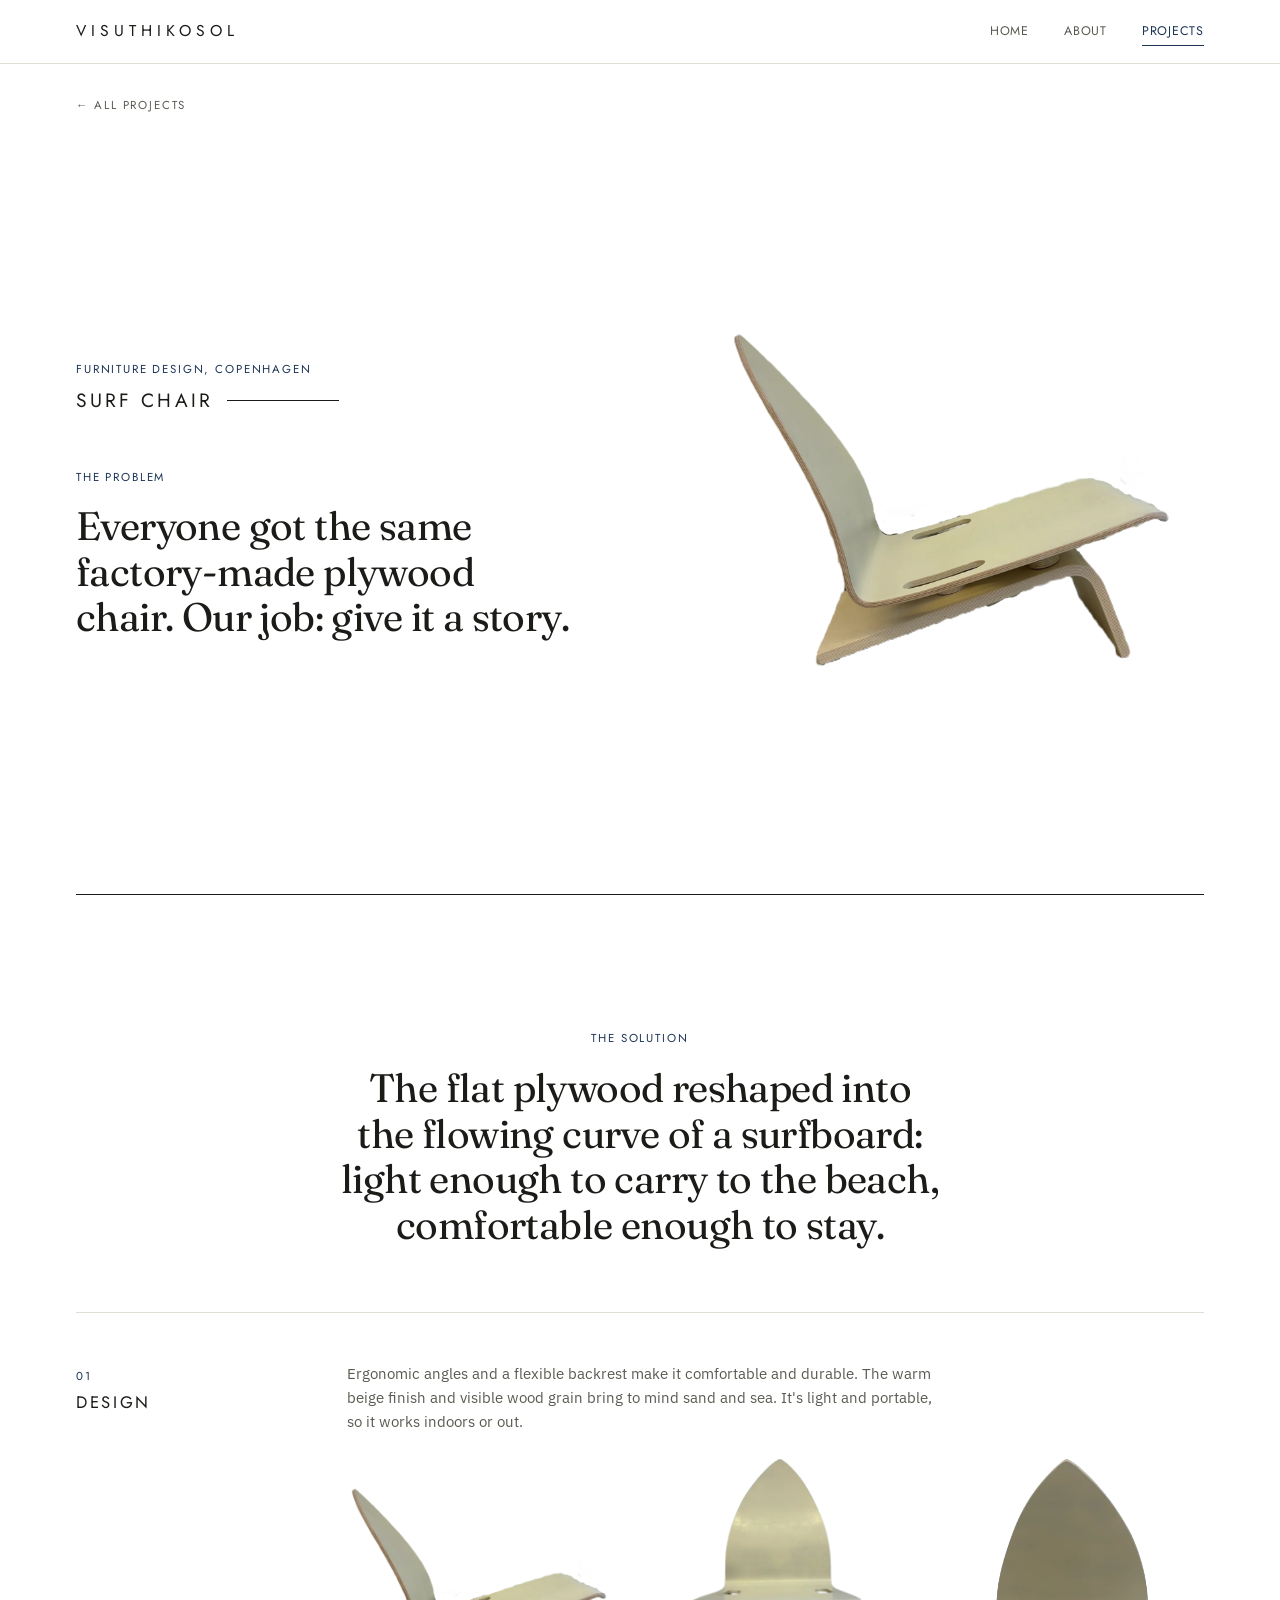
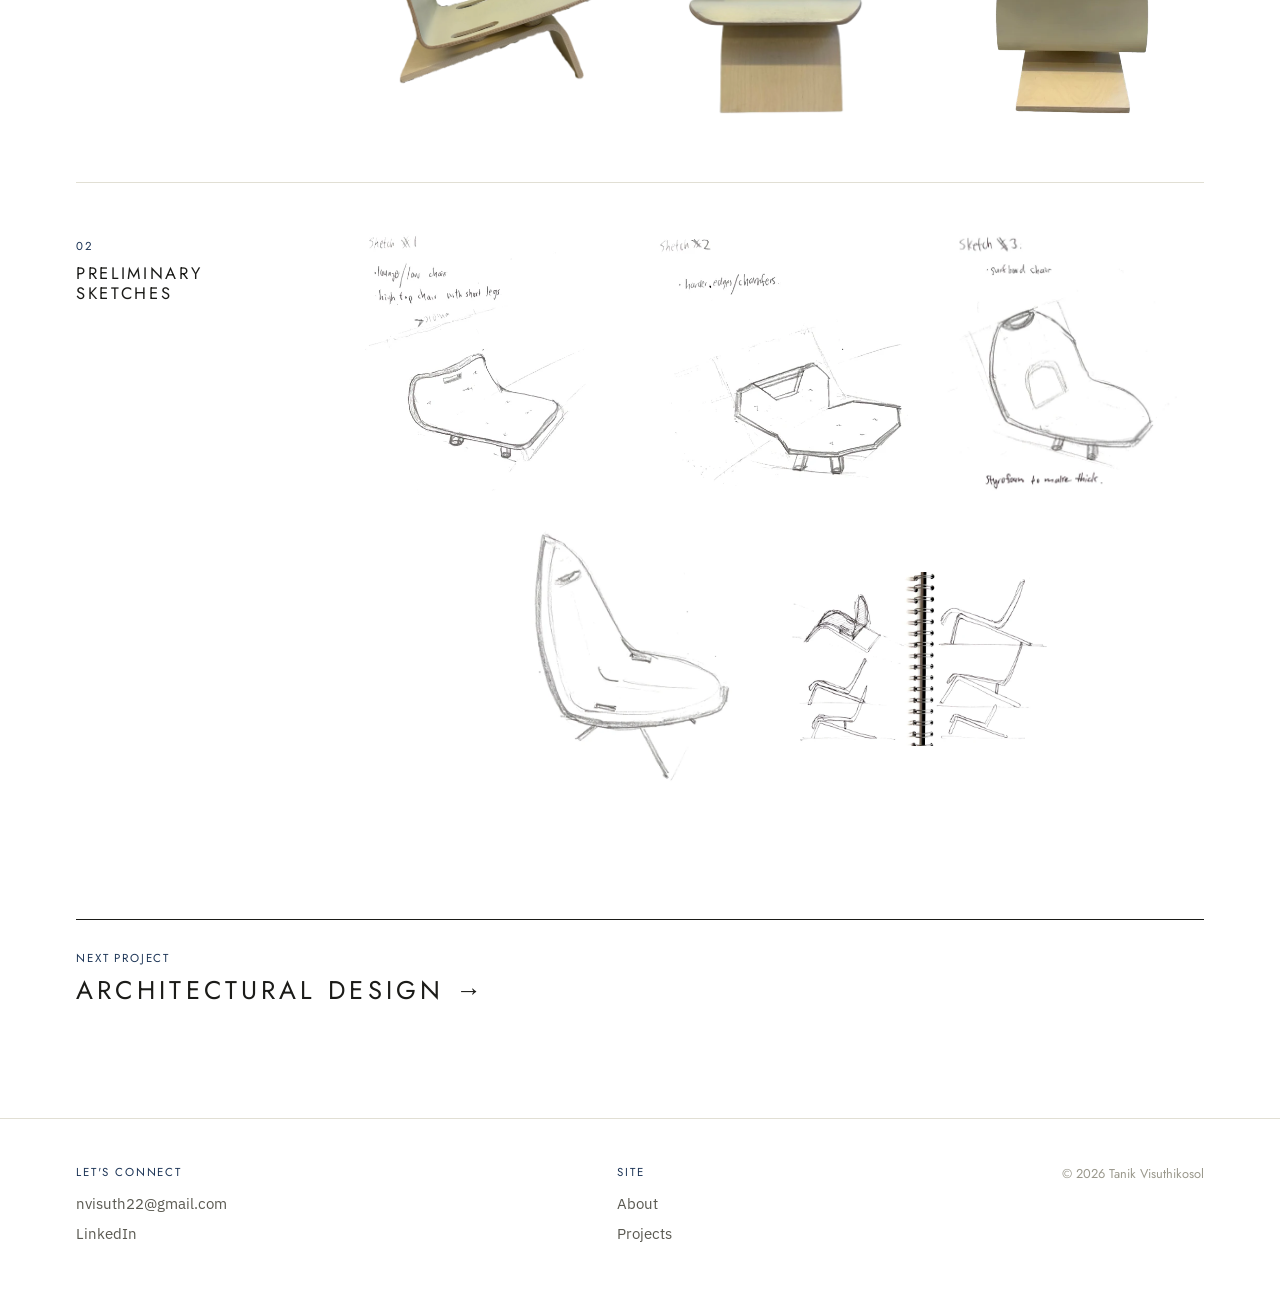
<file: work/surf-chair.html>
<!DOCTYPE html>
<html lang="en">
<head>
<meta charset="UTF-8">
<meta name="viewport" content="width=device-width, initial-scale=1.0">
<title>Surf Chair | Tanik (Nick) Visuthikosol</title>
<meta name="description" content="A handcrafted plywood lounge chair inspired by the flow of a surfboard and Nordic design.">
<link rel="stylesheet" href="../css/style.css?v=70">
</head>
<body class="project-page p-surf-chair">

<header class="site-header">
  <div class="wrap">
    <a href="../index.html" class="brand">VISUTHIKOSOL</a>
    <button class="nav-toggle" aria-label="Toggle navigation" aria-expanded="false"><span></span></button>
    <nav>
      <ul class="nav-links">
        <li><a href="../index.html">Home</a></li>
        <li><a href="../about.html">About</a></li>
        <li><a href="../projects.html" class="active">Projects</a></li>
      </ul>
    </nav>
  </div>
</header>

<main>
  <article class="wrap">
    <header class="shero">
      <a class="pback mono-label" href="../projects.html">&larr; All projects</a>
      <div class="shero-grid">
        <div class="shero-text reveal">
          <span class="mono-label">Furniture Design, Copenhagen</span>
          <h1>Surf Chair</h1>
          <span class="mono-label shero-plabel">The problem</span>
          <p class="shero-problem">Everyone got the same factory-made plywood chair. Our job: give it a story.</p>
          
        </div>
        <figure class="shero-media reveal reveal-delay-1"><img src="../assets/img/surf-chair.webp" alt="Surf Chair"></figure>
      </div>
    </header>
    <section class="solution reveal s-surf-chair">
      <span class="mono-label">The solution</span>
      <p class="sol-text">The flat plywood reshaped into the flowing curve of a surfboard: light enough to carry to the beach, comfortable enough to stay.</p>
      
      
    </section>
    <section class="psec reveal">
      <div class="psec-head"><span class="mono-label">01</span><h2>Design</h2></div>
      <div class="psec-body"><p>Ergonomic angles and a flexible backrest make it comfortable and durable. The warm beige finish and visible wood grain bring to mind sand and sea. It's light and portable, so it works indoors or out.</p><div class="pgrid cols-3 even box-sq"><figure><img src="../assets/img/surf/365baf82cdf848f0b253d0cfa673cab6.webp" alt="Surf Chair" loading="lazy"></figure><figure><img src="../assets/img/surf/887bbeea009a4d7e9f1a9e967962f82e.webp" alt="Surf Chair" loading="lazy"></figure><figure><img src="../assets/img/surf/1a1bd720d5224772b0e80073c878ec97.webp" alt="Surf Chair" loading="lazy"></figure></div></div>
    </section><section class="psec reveal">
      <div class="psec-head"><span class="mono-label">02</span><h2>Preliminary sketches</h2></div>
      <div class="psec-body"><div class="pgrid cols-3 even box-sq"><figure><img src="../assets/img/surf/cdedd622541d4e52abb3d8658d58a25c.webp" alt="Preliminary sketches" loading="lazy"></figure><figure><img src="../assets/img/surf/0acfd66709bd4873b00e20c52cebfdf7.webp" alt="Preliminary sketches" loading="lazy"></figure><figure><img src="../assets/img/surf/c56c15685b884a97bd213ad5c5bce7df.webp" alt="Preliminary sketches" loading="lazy"></figure><figure><img src="../assets/img/surf/sketch4.webp" alt="Preliminary sketches" loading="lazy"></figure><figure><img src="../assets/img/surf/sketch5.webp" alt="Preliminary sketches" loading="lazy"></figure></div></div>
    </section>
    <a class="pnext" href="architectural-design.html"><span class="mono-label">Next project</span><strong>Architectural Design &rarr;</strong></a>
  </article>
</main>

<footer class="site-footer">
  <div class="wrap footer-grid">
    <div>
      <span class="mono-label">Let's Connect</span>
      <div class="footer-links">
        <a href="mailto:nvisuth22@gmail.com">nvisuth22@gmail.com</a>
        <a href="https://www.linkedin.com/in/tanik-visuthikosol-217a21216/" target="_blank" rel="noopener">LinkedIn</a>
      </div>
    </div>
    <div>
      <span class="mono-label">Site</span>
      <div class="footer-links">
        <a href="../about.html">About</a>
        <a href="../projects.html">Projects</a>
      </div>
    </div>
    <div class="footer-note">&copy; 2026 Tanik Visuthikosol</div>
  </div>
</footer>

<div class="lightbox" hidden><button class="lb-close" aria-label="Close">&times;</button><img alt=""></div>
<script src="../js/main.js?v=70"></script>
</body>
</html>
</file>
<file: css/style.css>
/* =========================================================
   Tanik "Nick" Visuthikosol — Portfolio
   Design tokens: paper/ink palette, blueprint-blue accent,
   Fraunces (display) + Plex Sans (body) + Plex Mono (spec/label)
   Signature: crosshair registration marks, blueprint annotations,
   borderless photo-forward layout, CSS-only masonry, scroll reveals
   ========================================================= */

@import url('https://fonts.googleapis.com/css2?family=Fraunces:opsz,wght@9..144,300;9..144,400;9..144,500;9..144,600&family=IBM+Plex+Sans:wght@400;500;600&family=IBM+Plex+Mono:wght@400;500&family=Jost:wght@300;400;500&display=swap');

:root {
  --paper: #FFFFFF;
  --surface: #FFFFFF;
  --ink: #1B1B18;
  --ink-soft: #5B5A52;
  --ink-faint: #9A988C;
  --line: #E1DFD4;
  --blueprint: #1D3557;
  --blueprint-tint: #EAEFF5;
  --blueprint-tint-2: #DCE5EF;

  --font-display: 'Fraunces', Georgia, serif;
  --font-body: 'IBM Plex Sans', -apple-system, BlinkMacSystemFont, sans-serif;
  --font-mono: 'Jost', 'Futura', 'Avenir Next', 'Helvetica Neue', sans-serif;

  --max: 1240px;
  --gutter: clamp(1.25rem, 5vw, 3.5rem);
}

* { box-sizing: border-box; }
html { scroll-behavior: smooth; }

body {
  margin: 0;
  background: var(--paper);
  color: var(--ink);
  font-family: var(--font-body);
  font-size: 16px;
  line-height: 1.65;
  -webkit-font-smoothing: antialiased;
}

img { max-width: 100%; display: block; }
a { color: inherit; text-decoration: none; }

:focus-visible {
  outline: 2px solid var(--blueprint);
  outline-offset: 3px;
}

@media (prefers-reduced-motion: reduce) {
  * { animation-duration: 0.01ms !important; transition-duration: 0.01ms !important; scroll-behavior: auto !important; }
  .reveal { opacity: 1 !important; transform: none !important; }
}

.wrap {
  max-width: var(--max);
  margin: 0 auto;
  padding: 0 var(--gutter);
}

/* ---------- scroll reveal ---------- */
.reveal {
  opacity: 0;
  transform: translateY(22px);
  transition: opacity 0.7s ease, transform 0.7s ease;
}
.reveal.is-visible { opacity: 1; transform: translateY(0); }
.reveal-delay-1.is-visible { transition-delay: 0.08s; }
.reveal-delay-2.is-visible { transition-delay: 0.16s; }

/* ---------- eyebrow / mono labels ---------- */
.mono-label {
  font-family: var(--font-mono);
  font-size: 0.72rem;
  letter-spacing: 0.14em;
  text-transform: uppercase;
  color: var(--blueprint);
}

.mono-tag {
  display: inline-block;
  font-family: var(--font-mono);
  font-size: 0.68rem;
  letter-spacing: 0.08em;
  text-transform: uppercase;
  color: var(--blueprint);
  background: var(--blueprint-tint);
  border: 1px solid var(--blueprint-tint-2);
  padding: 0.25em 0.65em;
  border-radius: 2px;
}

/* ---------- crosshair signature mark ---------- */
.crosshair { position: relative; }
.crosshair::before,
.crosshair::after {
  content: "";
  position: absolute;
  width: 11px;
  height: 11px;
  pointer-events: none;
  opacity: 0;
  transition: opacity 0.25s ease;
}
.crosshair::before { top: 10px; left: 10px; border-top: 1.5px solid var(--surface); border-left: 1.5px solid var(--surface); }
.crosshair::after { bottom: 10px; right: 10px; border-bottom: 1.5px solid var(--surface); border-right: 1.5px solid var(--surface); }
.crosshair:hover::before, .crosshair:hover::after,
.crosshair:focus-within::before, .crosshair:focus-within::after { opacity: 0.75; }

/* ---------- header / nav ---------- */
.site-header {
  border-bottom: 1px solid var(--line);
  position: sticky;
  top: 0;
  background: rgba(255, 255, 255, 0.92);
  backdrop-filter: blur(6px);
  z-index: 50;
}

.site-header .wrap {
  display: flex;
  align-items: center;
  justify-content: space-between;
  padding-top: 1.15rem;
  padding-bottom: 1.15rem;
}

.brand {
  font-family: var(--font-mono);
  font-size: 1.05rem;
  letter-spacing: 0.1em;
  text-transform: uppercase;
}
.brand span { color: var(--blueprint); }

.nav-links {
  display: flex;
  gap: clamp(1.1rem, 3vw, 2.2rem);
  font-family: var(--font-mono);
  font-size: 0.78rem;
  letter-spacing: 0.06em;
  text-transform: uppercase;
  list-style: none;
  margin: 0;
  padding: 0;
}

.nav-links a {
  position: relative;
  padding-bottom: 3px;
  color: var(--ink-soft);
  transition: color 0.15s ease;
}
.nav-links a:hover { color: var(--ink); }
.nav-links a.active { color: var(--blueprint); }
.nav-links a.active::after {
  content: "";
  position: absolute;
  left: 0; right: 0; bottom: -3px;
  height: 1.5px;
  background: var(--blueprint);
}

.nav-toggle {
  display: none;
  background: none;
  border: 1px solid var(--line);
  border-radius: 4px;
  width: 38px;
  height: 34px;
  cursor: pointer;
  align-items: center;
  justify-content: center;
}
.nav-toggle span,
.nav-toggle span::before,
.nav-toggle span::after {
  content: "";
  display: block;
  width: 18px;
  height: 1.5px;
  background: var(--ink);
  position: relative;
}
.nav-toggle span::before { position: absolute; top: -6px; }
.nav-toggle span::after { position: absolute; top: 6px; }

@media (max-width: 720px) {
  .nav-toggle { display: flex; }
  .nav-links {
    position: absolute;
    top: 100%; left: 0; right: 0;
    flex-direction: column;
    background: var(--surface);
    border-bottom: 1px solid var(--line);
    padding: 1.25rem var(--gutter) 1.75rem;
    gap: 1.1rem;
    display: none;
  }
  .nav-links.open { display: flex; }
}

/* ---------- footer ---------- */
.site-footer {
  border-top: 1px solid var(--line);
  margin-top: clamp(4rem, 10vw, 7rem);
  padding: 2.75rem 0 3.25rem;
}
.footer-grid {
  display: flex;
  flex-wrap: wrap;
  justify-content: space-between;
  gap: 1.75rem;
}
.footer-grid .mono-label { display: block; margin-bottom: 0.6rem; }
.footer-links { display: flex; flex-direction: column; gap: 0.4rem; font-size: 0.92rem; color: var(--ink-soft); }
.footer-links a:hover { color: var(--blueprint); }
.footer-note { font-size: 0.8rem; color: var(--ink-faint); font-family: var(--font-mono); }

/* ---------- hero ---------- */
.hero { padding: clamp(3rem, 9vw, 5.5rem) 0 clamp(2rem, 5vw, 3rem); }
.hero-eyebrow { margin-bottom: 1.1rem; }
.hero h1 {
  font-family: var(--font-display);
  font-weight: 500;
  font-size: clamp(2.4rem, 6vw, 4.2rem);
  line-height: 1.05;
  letter-spacing: -0.01em;
  margin: 0 0 1.25rem;
  max-width: 14ch;
}
.hero .lede {
  font-size: clamp(1.05rem, 2vw, 1.25rem);
  color: var(--ink-soft);
  max-width: 46ch;
  margin: 0 0 2rem;
}
.hero-actions { display: flex; gap: 1rem; flex-wrap: wrap; }

/* Stepped photo (matches live site): wide across the top, narrows partway down,
   text card fills the notch and the right side. */
.hero { display: flex; align-items: center; min-height: calc(100vh - 7rem); }
.hero-bleed { position: relative; max-width: 1500px; margin: 0 auto; width: 100%; height: clamp(20rem, 30vw, 28.5rem); background: var(--paper); }
.hero-photo {
  position: absolute;
  top: 0; left: 0;
  width: 70%;
  height: 100%;
  overflow: hidden;
  clip-path: polygon(0 0, 100% 0, 100% calc(100% - 15.25rem), 58.5% calc(100% - 15.25rem), 58.5% 100%, 0 100%);
}
.hero-photo img { width: 100%; height: 100%; object-fit: cover; object-position: center 74%; display: block; }
.hero-text-card {
  position: relative;
  z-index: 2;
  margin-left: 40%;
  width: 60%;
  height: 100%;
  padding: 6rem var(--gutter) 3.25rem clamp(1.5rem, 4vw, 2.5rem);
  display: flex;
  flex-direction: column;
  justify-content: flex-end;
  gap: 1rem;
}
.hero-text-card h1 { font-size: clamp(1.8rem, 3.6vw, 2.7rem); margin: 0; }
.hero-text-card h1 .light { font-weight: 300; }
.hero-text-card h1 .bold { font-weight: 700; }
.hero-text-card .lede { font-size: clamp(0.95rem, 1.4vw, 1.1rem); margin: 0; max-width: 34ch; }
.hero-text-card .lede strong { font-weight: 600; }
@media (max-width: 760px) {
  .hero { min-height: 0; }
  .hero-bleed { height: auto; display: flex; flex-direction: column; }
  .hero-photo { width: 100%; height: 55vw; position: relative; clip-path: none; }
  .hero-text-card { position: relative; margin-left: 0; width: 100%; height: auto; padding: 2rem var(--gutter); margin-top: -1.5rem; background: var(--paper); }
}

.btn {
  font-family: var(--font-mono);
  font-size: 0.78rem;
  letter-spacing: 0.06em;
  text-transform: uppercase;
  padding: 0.85em 1.4em;
  border-radius: 2px;
  border: 1px solid var(--ink);
  display: inline-block;
  transition: background 0.15s ease, color 0.15s ease, border-color 0.15s ease;
}
.btn-primary { background: var(--ink); color: var(--paper); }
.btn-primary:hover { background: var(--blueprint); border-color: var(--blueprint); }
.btn-ghost { border-color: var(--line); color: var(--ink); }
.btn-ghost:hover { border-color: var(--blueprint); color: var(--blueprint); }
.hero-actions .btn { font-size: 0.68rem; padding: 0.6em 1.1em; }

/* ---------- section scaffolding ---------- */
section { padding: clamp(2.5rem, 6vw, 4rem) 0; }
.section-head {
  display: flex;
  align-items: baseline;
  justify-content: space-between;
  gap: 1rem;
  margin-bottom: 2.25rem;
  border-bottom: 1px solid var(--line);
  padding-bottom: 1.1rem;
}
.section-head h2 {
  font-family: var(--font-display);
  font-weight: 500;
  font-size: clamp(1.5rem, 3vw, 2rem);
  margin: 0;
}
.section-head .mono-label { white-space: nowrap; }

/* =========================================================
   PHOTO-FORWARD MEDIA COMPONENTS
   Borderless, full-bleed, caption below (not hover-locked).
   ========================================================= */

.card-media {
  aspect-ratio: 4 / 3;
  background: var(--paper);
  position: relative;
  overflow: hidden;
  border-radius: 3px;
}
.card-media img {
  width: 100%; height: 100%; object-fit: contain;
  transition: transform 0.5s cubic-bezier(.2,.7,.3,1);
}
.crosshair:hover .card-media img,
.crosshair:focus-within .card-media img { transform: scale(1.035); }

.card-media.is-empty { display: flex; align-items: center; justify-content: center; }
.card-media.is-empty .mono-label { color: var(--blueprint); opacity: 0.6; text-align: center; padding: 0 1rem; }

/* ---------- Featured stack (Home page) ----------
   One product per full section — image one side, text the other, alternating. */
.feature-stack { display: flex; flex-direction: column; gap: clamp(3rem, 8vw, 6rem); }
.feature-item {
  display: grid;
  grid-template-columns: 1.3fr 1fr;
  gap: clamp(2rem, 5vw, 4rem);
  align-items: center;
  min-height: 70vh;
}
.feature-item:nth-child(even) .card-media { order: 2; }
.feature-item .card-media { aspect-ratio: 4 / 3; margin-bottom: 0; }
.feature-caption {
  display: flex;
  flex-direction: column;
  align-items: flex-start;
  gap: 0.5rem;
}
.feature-caption h3 { font-family: var(--font-display); font-weight: 500; font-size: 1.8rem; margin: 0.2rem 0 0.4rem; }
.feature-caption p { margin: 0; color: var(--ink-soft); font-size: 1rem; max-width: 40ch; }
.feature-caption .feature-link { font-family: var(--font-mono); font-size: 0.75rem; letter-spacing: 0.06em; text-transform: uppercase; color: var(--blueprint); white-space: nowrap; margin-top: 0.5rem; }

@media (max-width: 760px) {
  .feature-item { grid-template-columns: 1fr; min-height: 0; }
  .feature-item:nth-child(even) .card-media { order: 0; }
}

/* ---------- Grid (Projects page) ----------
   True CSS grid — uniform image heights so captions align in rows. */
.masonry { display: grid; grid-template-columns: repeat(auto-fit, minmax(280px, 1fr)); gap: 1.85rem; }
.masonry .gallery-item { display: flex; flex-direction: column; }

.gallery-item .card-media { margin-bottom: 0.9rem; }
.gallery-item .mono-label { display: block; margin-bottom: 0.15rem; }
.gallery-item h3 { font-family: var(--font-display); font-weight: 500; font-size: 1.2rem; margin: 0.15rem 0 0.4rem; }
.gallery-item p { margin: 0; color: var(--ink-soft); font-size: 0.92rem; }
.gallery-item .card-link { display: inline-block; margin-top: 0.5rem; font-family: var(--font-mono); font-size: 0.72rem; letter-spacing: 0.06em; text-transform: uppercase; color: var(--blueprint); }

/* Uniform aspect ratio — every card-media the same shape so rows align */
.ar-portrait .card-media,
.ar-tall .card-media,
.ar-square .card-media,
.ar-landscape .card-media,
.ar-wide .card-media { aspect-ratio: 4 / 3; }

/* ---------- project detail (Liminal Umbrella full write-up) ---------- */
.project-detail { padding: 0; margin-bottom: 2rem; }
.project-detail .card-media { aspect-ratio: 16 / 10; margin-bottom: 1.75rem; }
.project-detail-head {
  display: flex;
  flex-wrap: wrap;
  gap: 1rem;
  align-items: baseline;
  justify-content: space-between;
  margin-bottom: 1.25rem;
  border-top: 1px solid var(--line);
  padding-top: 1.1rem;
}
.project-detail h3 { font-family: var(--font-display); font-weight: 500; font-size: 1.6rem; margin: 0; }
.project-detail .specs { display: flex; flex-wrap: wrap; gap: 0.5rem; margin: 1.25rem 0 0; }
.project-detail p { color: var(--ink-soft); max-width: 72ch; }

/* ---------- about page ---------- */
.about-layout {
  display: grid;
  grid-template-columns: minmax(200px, 280px) 1fr;
  gap: clamp(2rem, 5vw, 4rem);
  align-items: start;
}
@media (max-width: 760px) { .about-layout { grid-template-columns: 1fr; } }
.about-portrait .card-media { aspect-ratio: 3/4; margin-bottom: 1.25rem; }
.about-portrait .portrait-circle {
  aspect-ratio: 1 / 1;
  border-radius: 50%;
  border: 3px solid var(--ink);
  max-width: 260px;
}
.about-portrait .portrait-circle img { object-fit: cover; }
.about-meta { display: flex; flex-direction: column; gap: 0.9rem; }
.about-meta .meta-row { border-top: 1px solid var(--line); padding-top: 0.7rem; }
.about-meta .meta-row .mono-label { display: block; margin-bottom: 0.2rem; }
.about-meta .meta-row div:last-child { font-size: 0.92rem; }

.about-copy p { margin: 0 0 1.3rem; max-width: 66ch; }
.about-copy p:last-child { margin-bottom: 0; }

/* ---------- contact page ---------- */
.contact-grid { display: grid; grid-template-columns: repeat(auto-fit, minmax(220px, 1fr)); gap: 1.5rem; }
.contact-item { border-top: 1px solid var(--line); padding: 1.4rem 0 0; }
.contact-item .mono-label { display: block; margin-bottom: 0.6rem; }
.contact-item a, .contact-item p { font-size: 1.02rem; margin: 0; }
.contact-item a:hover { color: var(--blueprint); }

/* ---------- misc ---------- */
.divider { border: none; border-top: 1px solid var(--line); margin: 0; }
.eyebrow-rule { display: flex; align-items: center; gap: 0.75rem; margin-bottom: 0.75rem; }
.eyebrow-rule::after { content: ""; flex: 1; height: 1px; background: var(--line); }

@media (max-width: 640px) {
  .masonry { grid-template-columns: 1fr; }
}

/* =========================================================
   v12: clickable media, design tiles, project pages, lightbox
   ========================================================= */
a.card-media { display: block; }
.card-media.crosshair:hover img, .design-tile:hover .card-media img { transform: scale(1.035); }
.feature-caption .feature-link:hover { text-decoration: underline; }

.design-grid { display: grid; grid-template-columns: 1fr 1fr; gap: clamp(1.25rem, 3vw, 2rem); }
.design-tile .card-media { aspect-ratio: 16 / 10; margin-bottom: 1rem; }
.design-tile .card-media img, .gallery-item.ar-wide .card-media img { object-fit: cover; }
.design-tile h3 { font-family: var(--font-display); font-weight: 500; font-size: 1.4rem; margin: 0 0 .3rem; }
.design-tile p { margin: 0; color: var(--ink-soft); font-size: .95rem; }
a.gallery-item:hover h3 { color: var(--blueprint); }

/* project page */
.phero { padding: clamp(1.5rem, 4vw, 2.5rem) 0 clamp(1rem, 3vw, 2rem); }
.pback { display: inline-block; margin-bottom: clamp(1.5rem, 4vw, 2.5rem); color: var(--ink-soft); }
.pback:hover { color: var(--blueprint); }
.phero-grid { display: grid; grid-template-columns: 1fr 1fr; gap: clamp(2rem, 5vw, 4rem); align-items: center; }
.phero h1 { font-family: var(--font-display); font-weight: 500; font-size: clamp(2.2rem, 5vw, 3.6rem); line-height: 1.05; letter-spacing: -0.01em; margin: .6rem 0 1rem; }
.phero .lede { font-size: clamp(1.02rem, 1.6vw, 1.18rem); color: var(--ink-soft); max-width: 44ch; margin: 0; }
.pactions { display: flex; flex-wrap: wrap; gap: .6rem; margin-top: 1.6rem; }
.phero-media { aspect-ratio: 1; display: flex; align-items: center; justify-content: center; }
.phero-media img { max-width: 100%; max-height: 100%; object-fit: contain; }
.phero-media.cover { aspect-ratio: 4 / 3; }

.psec { display: grid; grid-template-columns: minmax(150px, 220px) 1fr; gap: 1rem clamp(1.5rem, 4vw, 3.5rem); padding: clamp(2rem, 5vw, 3rem) 0; border-top: 1px solid var(--line); }
.psec-head h2 { font-family: var(--font-display); font-weight: 500; font-size: clamp(1.3rem, 2.4vw, 1.7rem); line-height: 1.15; margin: .4rem 0 0; }
.psec-body { min-width: 0; }
.psec-body > p { color: var(--ink-soft); max-width: 66ch; margin: 0 0 1.25rem; }
.psec-body h3 { font-family: var(--font-display); font-weight: 500; font-size: 1.15rem; margin: 1.5rem 0 .5rem; }
.plist { margin: 0 0 1.25rem; padding-left: 1.1em; color: var(--ink-soft); max-width: 66ch; }
.plist li { margin-bottom: .35rem; }
.plist li::marker { color: var(--blueprint); }
.steps { list-style: none; counter-reset: s; margin: 0 0 1.75rem; padding: 0; max-width: 70ch; }
.steps li { counter-increment: s; position: relative; padding: .7rem 0 .7rem 2.6rem; border-bottom: 1px solid var(--line); color: var(--ink-soft); }
.steps li::before { content: counter(s, decimal-leading-zero); position: absolute; left: 0; top: .78rem; font-family: var(--font-mono); font-size: .75rem; color: var(--blueprint); }
.steps strong { color: var(--ink); font-weight: 600; }
.twocol { display: grid; grid-template-columns: 1fr 1fr; gap: clamp(1.25rem, 3vw, 2.5rem); }
.twocol h3 { margin-top: .9rem; }

/* image grids: never crop, every image shown whole */
.pgrid { display: grid; grid-template-columns: repeat(2, 1fr); gap: clamp(.6rem, 1.5vw, 1rem); margin: 0 0 1rem; align-items: center; }
.pgrid.cols-1 { grid-template-columns: 1fr; }
.pgrid.cols-3 { grid-template-columns: repeat(3, 1fr); }
.pgrid.cols-4 { grid-template-columns: repeat(4, 1fr); }
.pgrid figure { margin: 0; background: #F6F6F3; border-radius: 3px; overflow: hidden; display: flex; align-items: center; justify-content: center; cursor: zoom-in; }
.pgrid img { width: 100%; height: auto; max-height: 72vh; object-fit: contain; transition: transform .4s cubic-bezier(.2,.7,.3,1); }
.pgrid.cols-1 img { max-height: 80vh; width: auto; max-width: 100%; }
.pgrid figure:hover img { transform: scale(1.02); }

.video { position: relative; aspect-ratio: 16 / 9; background: #000; border-radius: 3px; overflow: hidden; }
.video iframe { position: absolute; inset: 0; width: 100%; height: 100%; border: 0; }

.pnext { display: block; border-top: 1px solid var(--ink); margin-top: clamp(2rem, 6vw, 4rem); padding-top: 1.4rem; }
.pnext strong { display: block; font-family: var(--font-display); font-weight: 500; font-size: clamp(1.6rem, 4vw, 2.6rem); margin-top: .4rem; transition: color .2s; }
.pnext:hover strong { color: var(--blueprint); }

.lightbox { position: fixed; inset: 0; z-index: 100; background: rgba(255,255,255,.97); display: flex; align-items: center; justify-content: center; padding: 3.5rem 1rem 1.5rem; cursor: zoom-out; }
.lightbox[hidden] { display: none; }
.lightbox img { max-width: 100%; max-height: 100%; object-fit: contain; }
.lb-close { position: absolute; top: .75rem; right: 1rem; font-size: 2rem; line-height: 1; background: none; border: 0; cursor: pointer; color: var(--ink); padding: .25rem .5rem; }

@media (max-width: 760px) {
  .feature-stack { gap: 2.75rem; }
  .feature-item { gap: 1.1rem; }
  .feature-item .card-media { aspect-ratio: 4 / 3; }
  .feature-caption h3 { font-size: 1.5rem; }
  .design-grid { grid-template-columns: 1fr; }
  section { padding: 2rem 0; }

  .phero-grid { grid-template-columns: 1fr; gap: 1.5rem; }
  .phero-media { order: -1; aspect-ratio: 4 / 3; }
  .phero-media.cover { aspect-ratio: 4 / 3; }
  .psec { grid-template-columns: 1fr; gap: .75rem; padding: 1.75rem 0; }
  .twocol { grid-template-columns: 1fr; }
  .pgrid.cols-3, .pgrid.cols-4 { grid-template-columns: repeat(2, 1fr); }
  .pgrid img { max-height: none; }
  .pactions .btn { flex: 1 1 auto; text-align: center; }
}
/* uniform cells: each image shown whole inside a same-size frame */
.pgrid:not(.cols-1) figure { aspect-ratio: 4 / 3; padding: 4%; }
.pgrid:not(.cols-1) img { width: 100%; height: 100%; max-height: none; object-fit: contain; }
.pgrid.cols-1 figure { padding: 3%; }
.pgrid.cols-1 img { max-height: 70vh; }
@media (max-width: 760px) { .pgrid.cols-1 img { max-height: 60vh; } .pgrid:not(.cols-1) figure { aspect-ratio: 1; } }
.twocol .pgrid.cols-1 figure { aspect-ratio: 4 / 3; }
.twocol .pgrid.cols-1 img { width: 100%; height: 100%; max-height: none; object-fit: contain; }

/* ---------- design tiles: show whole drawing, never crop ---------- */
.design-tile .card-media img,
.gallery-item.ar-wide .card-media img { object-fit: contain; }

/* ---------- home: stacked product scroll ----------
   Each product pins under the header; the next one slides up and covers it. */
:root { --hdr: 66px; }
.feature-stack[data-stack] { gap: 0; }
.feature-stack[data-stack] .feature-item {
  position: sticky;
  top: var(--hdr);
  height: calc(100vh - var(--hdr));
  height: calc(100svh - var(--hdr));
  min-height: 0;
  background: var(--paper);
  align-content: center;
  padding: clamp(1rem, 3vh, 2rem) 0;
  /* full-bleed white so the covered product never peeks out at the sides */
  box-shadow: 0 0 0 100vmax var(--paper);
  clip-path: inset(-1px -100vmax 0 -100vmax);
  border-top: 1px solid var(--line);
}
.feature-stack[data-stack] .feature-item:first-child { border-top: 0; }
.feature-stack[data-stack] .feature-item > * {
  transform: scale(calc(1 - var(--cover, 0) * .06));
  opacity: calc(1 - var(--cover, 0) * .7);
  transform-origin: center top;
  will-change: transform, opacity;
}
.feature-stack[data-stack] .feature-item .card-media { max-height: 64vh; max-height: 64svh; width: 100%; }
@media (max-width: 760px) {
  .feature-stack[data-stack] .feature-item { align-content: center; gap: 1rem; padding: 1rem 0 1.5rem; }
  .feature-stack[data-stack] .feature-item .card-media { max-height: 42svh; aspect-ratio: 4 / 3; }
  .feature-stack[data-stack] .feature-caption h3 { font-size: 1.45rem; margin: 0; }
  .feature-stack[data-stack] .feature-caption p { font-size: .95rem; }
}
@media (prefers-reduced-motion: reduce) {
  .feature-stack[data-stack] .feature-item > * { transform: none; opacity: 1; }
}

/* ---------- about: education ---------- */
.edu { list-style: none; margin: .5rem 0 0; padding: 0; border-top: 1px solid var(--ink); max-width: 320px; }
.edu li { display: flex; justify-content: space-between; align-items: baseline; gap: 1rem; padding: .9rem 0; border-bottom: 1px solid var(--line); }
.edu strong { display: block; font-family: var(--font-display); font-weight: 500; font-size: 1.05rem; line-height: 1.25; }
.edu span { display: block; font-size: .85rem; color: var(--ink-soft); margin-top: .2rem; line-height: 1.4; }
.edu em { font-style: normal; font-family: var(--font-mono); font-size: .78rem; color: var(--blueprint); }
.about-lead { font-family: var(--font-display); font-size: clamp(1.35rem, 2.4vw, 1.75rem); line-height: 1.3; color: var(--ink); }
@media (max-width: 760px) { .edu { max-width: none; } }

/* ---------- v14: photos sit alone on white, larger, no frames ---------- */
.pgrid { align-items: center; gap: clamp(1rem, 2.5vw, 2rem); }
.pgrid figure, .pgrid:not(.cols-1) figure, .pgrid.cols-1 figure, .twocol .pgrid.cols-1 figure {
  background: transparent; padding: 0; aspect-ratio: auto; border-radius: 0;
}
.pgrid img, .pgrid:not(.cols-1) img, .twocol .pgrid.cols-1 img {
  width: 100%; height: auto; max-height: 62vh; object-fit: contain;
}
.pgrid.cols-1 img { width: auto; max-width: 100%; max-height: 72vh; margin: 0 auto; }
.pgrid figure:hover img { transform: scale(1.05); }
@media (max-width: 760px) { .pgrid img, .pgrid:not(.cols-1) img { max-height: 55vh; } }

/* ---------- development: stacked phases ---------- */
.dev { padding: clamp(2rem, 5vw, 3rem) 0 0; border-top: 1px solid var(--line); }
.dev h2 { font-family: var(--font-display); font-weight: 500; font-size: clamp(1.3rem, 2.4vw, 1.7rem); margin: .4rem 0 0; }
.dev-hint { color: var(--ink-faint); font-size: .9rem; margin: .4rem 0 0; }
.dev-stack .dev-step {
  position: sticky; top: var(--hdr);
  height: calc(100vh - var(--hdr)); height: calc(100svh - var(--hdr));
  display: grid; grid-template-columns: 1.25fr 1fr; gap: clamp(1.5rem, 5vw, 4rem); align-items: center;
  background: var(--paper);
  box-shadow: 0 0 0 100vmax var(--paper); clip-path: inset(-1px -100vmax 0 -100vmax);
  border-top: 1px solid var(--line);
}
.dev-stack .dev-step:first-child { border-top: 0; }
.dev-stack .dev-step > * {
  transform: scale(calc(1 - var(--cover, 0) * .06)); opacity: calc(1 - var(--cover, 0) * .7);
  transform-origin: center top;
}
.dev-media { margin: 0; height: 100%; max-height: 72vh; display: flex; align-items: center; justify-content: center; cursor: zoom-in; }
.dev-media img { max-width: 100%; max-height: 100%; object-fit: contain; transition: transform .5s cubic-bezier(.2,.7,.3,1); }
.dev-media:hover img { transform: scale(1.06); }
.dev-num { font-family: var(--font-mono); font-size: .8rem; letter-spacing: .08em; color: var(--blueprint); }
.dev-num i { font-style: normal; color: var(--ink-faint); }
.dev-text h3 { font-family: var(--font-display); font-weight: 500; font-size: clamp(1.6rem, 3.2vw, 2.4rem); line-height: 1.1; margin: .6rem 0 .9rem; }
.dev-text p { color: var(--ink-soft); font-size: 1.05rem; max-width: 40ch; margin: 0; }

.final { padding: clamp(3rem, 8vw, 5rem) 0 0; border-top: 1px solid var(--line); text-align: center; position: relative; background: var(--paper); }
.final h2 { font-family: var(--font-display); font-weight: 500; font-size: clamp(2rem, 5vw, 3.4rem); margin: .5rem 0 .8rem; }
.final p { color: var(--ink-soft); max-width: 50ch; margin: 0 auto; }
.final figure { margin: clamp(1rem, 3vw, 2rem) 0 0; }
.final img { width: 100%; max-width: 900px; max-height: 85vh; object-fit: contain; margin: 0 auto; }

@media (max-width: 760px) {
  .dev-stack .dev-step { grid-template-columns: 1fr; grid-template-rows: auto auto; gap: 1rem; align-content: center; }
  .dev-media { height: auto; max-height: 46svh; }
  .dev-media img { max-height: 46svh; }
  .dev-text h3 { font-size: 1.5rem; margin: .4rem 0 .5rem; }
  .dev-text p { font-size: .98rem; }
}
@media (prefers-reduced-motion: reduce) { .dev-stack .dev-step > * { transform: none; opacity: 1; } }
/* page intros (About, Projects) shouldn't use the full-height landing hero */
section.hero:not(:has(.hero-bleed)) { display: block; min-height: 0; }

/* ---------- v15: WhiffleWash image treatments ---------- */
.pgrid.circles { grid-template-columns: repeat(4, 1fr); gap: clamp(.8rem, 2vw, 1.5rem); }
.pgrid.circles figure { aspect-ratio: 1; border-radius: 50%; overflow: hidden; border: 3px solid var(--ink); }
.pgrid.circles img, .pgrid.circles figure img { width: 100%; height: 100%; max-height: none; object-fit: cover; }
.pgrid.circles figure:hover img { transform: scale(1.08); }
.pgrid.small { max-width: 560px; }
.pgrid.small img { max-height: 240px; }

.dev-media { max-height: 50vh; max-height: 50svh; }
.dev-media img { max-height: 50vh; max-height: 50svh; max-width: 88%; }
.dev-media.ring img { width: min(46vh, 80%); width: min(46svh, 80%); max-width: none; aspect-ratio: 1; height: auto; object-fit: cover; border-radius: 50%; border: 3px solid var(--ink); }
@media (max-width: 760px) {
  .pgrid.circles { grid-template-columns: repeat(2, 1fr); }
  .dev-media, .dev-media img { max-height: 34svh; }
  .dev-media.ring img { width: min(34svh, 70%); }
}

/* ---------- v15: home hover peek ---------- */
.feature-caption { display: flex; }
.feature-caption h3 { transition: color .25s; }
.feature-item .card-media { overflow: visible; }
.feature-item .card-media img { transition: transform .55s cubic-bezier(.2,.8,.2,1), filter .55s; }
.feature-item:has([data-peek]:hover) .card-media img {
  transform: scale(1.1) translateY(-2%);
  filter: drop-shadow(0 26px 30px rgba(0,0,0,.16));
}
.feature-item:has([data-peek]:hover) .feature-caption h3 { color: var(--blueprint); }
.crosshair.card-media:hover::before, .crosshair.card-media:hover::after { opacity: 0; }

.peek-pill {
  position: fixed; left: 0; top: 0; z-index: 90; pointer-events: none;
  display: inline-flex; align-items: center; gap: .5rem;
  padding: .7rem 1.05rem; border-radius: 999px;
  background: var(--ink); color: var(--paper);
  font-family: var(--font-mono); font-size: .72rem; letter-spacing: .08em; text-transform: uppercase;
  opacity: 0; transform: translate(-50%, -50%) scale(.6);
  transition: opacity .2s, transform .3s cubic-bezier(.2,.8,.2,1);
}
.peek-pill.on { opacity: 1; transform: translate(-50%, -50%) scale(1); }
.peek-pill::after { content: "\2192"; }
@media (hover: hover) and (pointer: fine) { [data-peek] { cursor: none; } }

/* touch screens: no hover, so give a quiet cue instead */
@media (hover: none) {
  .feature-caption::after { content: "Read more \2192"; font-family: var(--font-mono); font-size: .7rem; letter-spacing: .06em; text-transform: uppercase; color: var(--blueprint); margin-top: .35rem; }
}
.peek-pill { background: var(--blueprint); box-shadow: 0 8px 22px rgba(29,53,87,.28); transform: translate(16px, 16px) scale(.6); transform-origin: top left; }
.peek-pill.on { transform: translate(16px, 16px) scale(1); }
.peek-pill { outline: 2px solid var(--paper); }
.dev-media.ring img { width: min(40vh, 72%); width: min(40svh, 72%); }
@media (max-width: 760px) { .dev-media.ring img { width: min(30svh, 64%); } }

/* ================= v16 ================= */
/* WhiffleWash logo beside overview */
.logo-row { display: flex; align-items: center; gap: clamp(1.25rem, 3vw, 2.25rem); margin-bottom: 1.5rem; }
.logo-row p { margin: 0; color: var(--ink-soft); max-width: 52ch; }
.logo-ring { flex: 0 0 auto; width: clamp(110px, 14vw, 160px); aspect-ratio: 1; margin: 0; border-radius: 50%; overflow: hidden; border: 3px solid var(--ink); cursor: zoom-in; }
.logo-ring img { width: 100%; height: 100%; object-fit: cover; transform: scale(1.02); transition: transform .5s cubic-bezier(.2,.7,.3,1); }
.logo-ring:hover img { transform: scale(1.1); }

/* YouTube facade (works when opened as a local file too) */
.yt { position: relative; display: block; aspect-ratio: 16 / 9; border-radius: 4px; overflow: hidden; background: #000; }
.yt img { width: 100%; height: 100%; object-fit: cover; opacity: .9; transition: transform .6s cubic-bezier(.2,.7,.3,1), opacity .3s; }
.yt:hover img { transform: scale(1.03); opacity: 1; }
.yt-play { position: absolute; left: 50%; top: 50%; width: 76px; height: 76px; margin: -38px 0 0 -38px; border-radius: 50%; background: rgba(255,255,255,.92); box-shadow: 0 10px 30px rgba(0,0,0,.25); transition: transform .3s; }
.yt-play::after { content: ""; position: absolute; left: 31px; top: 24px; border-left: 22px solid var(--ink); border-top: 14px solid transparent; border-bottom: 14px solid transparent; }
.yt:hover .yt-play { transform: scale(1.08); }
.yt-label { position: absolute; left: 1rem; bottom: .9rem; color: #fff; }
.yt iframe { position: absolute; inset: 0; width: 100%; height: 100%; border: 0; }

/* development: smaller photos */
.dev-media, .dev-media img { max-height: 38vh; max-height: 38svh; }
.dev-media img { max-width: 72%; }
.ringwrap { display: contents; }
.dev-media.ring .ringwrap { display: block; width: min(36vh, 64%); width: min(36svh, 64%); aspect-ratio: 1; border-radius: 50%; overflow: hidden; border: 3px solid var(--ink); background: #d9d9d9; }
.dev-media.ring .ringwrap img, .dev-media.ring img { width: 100%; height: 100%; max-width: none; max-height: none; object-fit: cover; object-position: 50% 0; border: 0; border-radius: 0; transform: translateY(9%) scale(.94); }
.dev-media.ring:hover .ringwrap img { transform: translateY(9%) scale(1); }
@media (max-width: 760px) {
  .dev-media, .dev-media img { max-height: 30svh; }
  .dev-media.ring .ringwrap { width: min(28svh, 58%); }
}

/* split layouts: text beside images */
.split { display: grid; grid-template-columns: 1fr 1fr; gap: clamp(1.5rem, 4vw, 3rem); align-items: center; }
.split.flip .split-text { order: 2; }
.split-text .plist { margin-bottom: 0; }
.split-media { display: flex; flex-direction: column; gap: 1rem; align-items: center; }
.split-media figure { margin: 0; cursor: zoom-in; }
.split-media img { width: 100%; max-height: 42vh; object-fit: contain; transition: transform .5s cubic-bezier(.2,.7,.3,1); }
.split-media figure:hover img { transform: scale(1.05); }
.split.duo .split-media { flex-direction: row; }
.split.duo .split-media figure { flex: 1; }
.split.duo .split-media img { max-height: 34vh; }

/* overlapping photo collage */
.collage { position: relative; width: 100%; padding-bottom: 8%; }
.collage figure { width: 78%; border-radius: 14px; overflow: hidden; box-shadow: 0 18px 40px rgba(0,0,0,.12); }
.collage figure img { max-height: none; border-radius: 0; }
.collage figure:nth-child(2) { margin: -22% 0 0 auto; border: 6px solid var(--paper); position: relative; }
.collage figure:hover { z-index: 2; }

.parts { list-style: none; counter-reset: pt; display: flex; flex-wrap: wrap; gap: .6rem; padding: 0; margin: 1.1rem 0 0; }
.parts li { counter-increment: pt; }
.parts a { display: inline-flex; gap: .5rem; align-items: baseline; padding: .55rem .95rem; border: 1px solid var(--line); border-radius: 999px; font-size: .92rem; transition: border-color .2s, color .2s; }
.parts a::before { content: "2." counter(pt); font-family: var(--font-mono); font-size: .72rem; color: var(--blueprint); }
.parts a:hover { border-color: var(--blueprint); color: var(--blueprint); }
.psec[id] { scroll-margin-top: 80px; }

.pgrid.small4 { max-width: 760px; }
.pgrid.small4 img { max-height: 200px; }
.pgrid.cols-3.circles { grid-template-columns: repeat(3, 1fr); max-width: 760px; }

@media (max-width: 760px) {
  .logo-row { flex-direction: column; align-items: flex-start; }
  .split, .split.flip { grid-template-columns: 1fr; }
  .split.flip .split-text { order: 0; }
  .split-media img { max-height: 40svh; }
  .collage figure { width: 84%; }
  .pgrid.cols-3.circles { grid-template-columns: repeat(3, 1fr); gap: .6rem; }
}

/* ---------- landing: rotating About badge ---------- */
.hero-text-card h1 a { transition: color .25s; }
.hero-text-card h1 a:hover { color: var(--blueprint); }
.about-badge { position: relative; display: inline-grid; place-items: center; width: 118px; height: 118px; margin-top: .4rem; border-radius: 50%; }
.badge-ring { position: absolute; inset: 0; width: 100%; height: 100%; animation: spin 16s linear infinite; }
.badge-ring text { font-family: var(--font-mono); font-size: 10.5px; letter-spacing: .1em; fill: var(--ink); }
.badge-core { width: 62px; height: 62px; border-radius: 50%; overflow: hidden; border: 2px solid var(--ink); transition: transform .45s cubic-bezier(.2,.8,.2,1); }
.badge-core img { width: 100%; height: 100%; object-fit: cover; }
.badge-arrow { position: absolute; right: 2px; bottom: 6px; width: 30px; height: 30px; border-radius: 50%; background: var(--blueprint); color: var(--paper); display: grid; place-items: center; font-size: .95rem; transform: scale(0); transition: transform .35s cubic-bezier(.2,.8,.2,1); }
.about-badge:hover .badge-ring { animation-duration: 4s; }
.about-badge:hover .badge-core { transform: scale(1.12); }
.about-badge:hover .badge-arrow, .about-badge:focus-visible .badge-arrow { transform: scale(1); }
.about-badge:hover .badge-ring text { fill: var(--blueprint); }
@keyframes spin { to { transform: rotate(360deg); } }
@media (prefers-reduced-motion: reduce) { .badge-ring { animation: none; } }
@media (hover: none) { .badge-arrow { transform: scale(1); } }
.psec-head .logo-ring { margin-top: 1.25rem; }
.hero-text-card { position: relative; }
.about-badge { flex: 0 0 auto; width: 124px; height: 124px; position: absolute; right: clamp(1.5rem, 8vw, 9rem); bottom: clamp(0rem, 1vw, 1rem); margin: 0; }
@media (max-width: 760px) {
  .about-badge { position: relative; right: auto; bottom: auto; width: 108px; height: 108px; margin-top: .5rem; }
}

/* ================= v17 ================= */
.collage figure:nth-child(2) { margin-top: -12%; }

/* rounded frames that never crop (Surf Chair photos) */
.pgrid.framed { grid-template-columns: repeat(3, 1fr); align-items: start; }
.pgrid.framed figure { border: 3px solid var(--ink); border-radius: 22px; overflow: hidden; padding: 0; }
.pgrid.framed img { width: 100%; height: auto; max-height: none; object-fit: contain; display: block; }

/* bento galleries */
.bento { display: grid; gap: clamp(.75rem, 2vw, 1.5rem); }
.bento figure { margin: 0; overflow: hidden; display: flex; align-items: center; justify-content: center; cursor: zoom-in; }
.bento img { width: 100%; height: 100%; object-fit: contain; transition: transform .6s cubic-bezier(.2,.7,.3,1); }
.bento figure:hover img { transform: scale(1.04); }

/* PS4 orthographic: hero view + three side views */
.bento.ortho { grid-template-columns: 2fr 1fr; grid-template-rows: repeat(3, minmax(0, 1fr)); height: clamp(420px, 70vh, 720px); }
.bento.ortho figure:first-child { grid-row: 1 / span 3; }

/* architecture */
.arch-proj { padding: clamp(2.5rem, 7vw, 5rem) 0 0; border-top: 1px solid var(--line); }
.arch-head { margin-bottom: clamp(1.25rem, 3vw, 2rem); }
.arch-head h2 { font-family: var(--font-display); font-weight: 500; font-size: clamp(1.8rem, 4.2vw, 3rem); line-height: 1.05; margin: .4rem 0 0; }
.arch-lead { grid-template-columns: 1fr 1.35fr; }
.arch-lead.flip { grid-template-columns: 1.35fr 1fr; }
.arch-lead .split-text p { color: var(--ink-soft); max-width: 46ch; }
.arch-lead .split-media img { max-height: 68vh; }
.arch-sub { display: block; margin: clamp(2rem, 5vw, 3rem) 0 1rem; }
.bento.trio { grid-template-columns: repeat(3, 1fr); }
.bento.feature3 { grid-template-columns: 1.6fr 1fr; grid-template-rows: 1fr 1fr; height: clamp(380px, 62vh, 640px); }
.bento.feature3 figure:first-child { grid-row: 1 / span 2; }
.bento.wall { grid-template-columns: repeat(6, 1fr); grid-auto-rows: clamp(120px, 14vw, 200px); }
.bento.wall figure:nth-child(1) { grid-column: 1 / span 4; grid-row: span 2; }
.bento.wall figure:nth-child(2) { grid-column: 5 / span 2; grid-row: span 2; }
.bento.wall figure:nth-child(3) { grid-column: 1 / span 2; }
.bento.wall figure:nth-child(4) { grid-column: 3 / span 2; }
.bento.wall figure:nth-child(5) { grid-column: 5 / span 2; }

@media (max-width: 760px) {
  .pgrid.framed { grid-template-columns: 1fr 1fr; }
  .bento.ortho { grid-template-columns: 1fr 1fr 1fr; grid-template-rows: auto auto; height: auto; }
  .bento.ortho figure:first-child { grid-column: 1 / -1; grid-row: auto; }
  .bento.trio { grid-template-columns: 1fr; }
  .bento.feature3 { grid-template-columns: 1fr 1fr; grid-template-rows: auto auto; height: auto; }
  .bento.feature3 figure:first-child { grid-column: 1 / -1; grid-row: auto; }
  .bento.wall { grid-template-columns: 1fr 1fr; grid-auto-rows: auto; }
  .bento.wall figure:nth-child(n) { grid-column: auto; grid-row: auto; }
  .bento.wall figure:nth-child(1) { grid-column: 1 / -1; }
  .arch-lead, .arch-lead.flip { grid-template-columns: 1fr; }
}

/* ================= v18: About ================= */
.about2 { overflow-x: clip; }
.ab-hero { padding-block: clamp(2.5rem, 8vw, 6rem) clamp(1.5rem, 4vw, 3rem); }
.ab-kicker { display: block; margin-bottom: clamp(1rem, 3vw, 2rem); }
.ab-words { margin: 0; font-family: var(--font-display); font-weight: 500; font-size: clamp(3.4rem, 13vw, 11.5rem); line-height: .86; letter-spacing: -0.045em; display: flex; flex-wrap: wrap; align-items: baseline; gap: 0 .18em; }
.ab-word { position: relative; cursor: default; color: transparent; -webkit-text-stroke: 1.5px var(--ink);
  background: linear-gradient(90deg, var(--ink) 0 50%, transparent 50% 100%); background-size: 200% 100%; background-position: 100% 0;
  -webkit-background-clip: text; background-clip: text; transition: background-position .7s cubic-bezier(.2,.8,.2,1); outline: none; }
.ab-word i { font-style: normal; color: var(--blueprint); -webkit-text-stroke: 0; }
.ab-word:hover, .ab-word:focus-visible, .ab-word.on { background-position: 0 0; }
.ab-amp { font-style: italic; font-weight: 400; font-size: .5em; color: var(--blueprint); }
.ab-cap { margin: 1.4rem 0 0; font-family: var(--font-mono); font-size: .8rem; letter-spacing: .06em; text-transform: uppercase; color: var(--ink-faint); min-height: 1.4em; transition: color .3s; }
.ab-cap.live { color: var(--blueprint); }

.ab-body { display: grid; grid-template-columns: minmax(180px, 280px) 1fr; gap: clamp(1.5rem, 5vw, 4.5rem); align-items: start; padding-block: clamp(1.5rem, 4vw, 3rem); border-top: 1px solid var(--ink); }
.ab-portrait { margin: 0; aspect-ratio: 1; border-radius: 50%; overflow: hidden; border: 3px solid var(--ink); }
.ab-portrait img { width: 100%; height: 100%; object-fit: cover; filter: grayscale(1); transition: filter .6s, transform .6s; }
.ab-portrait:hover img { filter: none; transform: scale(1.04); }
.ab-lead { font-family: var(--font-display); font-size: clamp(1.4rem, 2.6vw, 2rem); line-height: 1.22; margin: 0 0 1.2rem; }
.ab-copy p:not(.ab-lead) { color: var(--ink-soft); max-width: 60ch; }

.ab-stats { display: grid; grid-template-columns: repeat(4, 1fr); border-top: 1px solid var(--line); border-bottom: 1px solid var(--line); }
.stat { padding: clamp(1.25rem, 3vw, 2rem) clamp(.5rem, 1.5vw, 1.25rem); border-left: 1px solid var(--line); }
.stat:first-child { border-left: 0; padding-left: 0; }
.stat strong { display: block; font-family: var(--font-display); font-weight: 500; font-size: clamp(2.2rem, 5vw, 3.8rem); line-height: 1; letter-spacing: -0.03em; font-variant-numeric: tabular-nums; }
.stat span { display: block; margin-top: .5rem; font-size: .85rem; color: var(--ink-soft); max-width: 18ch; }

.ab-edu { padding-block: clamp(2rem, 5vw, 3.5rem) 0; }
.ab-edu ul { list-style: none; padding: 0; margin: 1rem 0 0; border-top: 1px solid var(--ink); }
.ab-edu li { display: grid; grid-template-columns: 1.1fr 1.6fr auto; gap: 1rem; align-items: baseline; padding: 1.1rem 0; border-bottom: 1px solid var(--line); transition: padding .3s; }
.ab-edu li:hover { padding-left: .6rem; }
.ab-edu strong { font-family: var(--font-display); font-weight: 500; font-size: clamp(1.1rem, 2vw, 1.4rem); }
.ab-edu li span { color: var(--ink-soft); font-size: .95rem; }
.ab-edu em { font-style: normal; font-family: var(--font-mono); font-size: .8rem; color: var(--blueprint); }
.ab-off { margin: 1.5rem 0 0; color: var(--ink-faint); font-size: .95rem; }

@media (max-width: 760px) {
  .ab-words { flex-direction: column; align-items: flex-start; font-size: clamp(3.2rem, 17vw, 5rem); }
  .ab-word { -webkit-text-stroke-width: 1px; }
  .ab-body { grid-template-columns: 96px 1fr; gap: 1rem; }
  .ab-lead { font-size: 1.25rem; }
  .ab-copy p:not(.ab-lead) { grid-column: 1 / -1; }
  .ab-copy { display: contents; }
  .ab-copy .ab-lead { align-self: center; margin: 0; }
  .ab-copy p:not(.ab-lead) { margin: .25rem 0 0; font-size: .98rem; }
  .ab-stats { grid-template-columns: 1fr 1fr; }
  .stat:nth-child(3) { border-left: 0; padding-left: 0; }
  .stat:nth-child(n+3) { border-top: 1px solid var(--line); }
  .ab-edu li { grid-template-columns: 1fr auto; }
  .ab-edu li span { grid-column: 1 / -1; grid-row: 2; }
}

/* ================= v18: galleries ================= */
/* horizontal filmstrip */
.strip-wrap { margin-top: clamp(1.5rem, 4vw, 2.5rem); }
.strip-bar { display: flex; justify-content: space-between; align-items: center; margin-bottom: .8rem; }
.strip-ctrl { display: flex; align-items: center; gap: .5rem; }
.strip-count { font-family: var(--font-mono); font-size: .75rem; color: var(--ink-faint); min-width: 4.5em; text-align: right; font-variant-numeric: tabular-nums; }
.sbtn { width: 38px; height: 38px; border-radius: 50%; border: 1px solid var(--line); background: var(--paper); cursor: pointer; font-size: .95rem; color: var(--ink); transition: border-color .2s, opacity .2s; }
.sbtn:hover { border-color: var(--ink); }
.sbtn:disabled { opacity: .3; cursor: default; }
.strip { display: flex; gap: clamp(.75rem, 1.5vw, 1.25rem); overflow-x: auto; scroll-snap-type: x mandatory; scrollbar-width: none; -webkit-overflow-scrolling: touch; overscroll-behavior-x: contain; }
.strip::-webkit-scrollbar { display: none; }
.strip figure { flex: 0 0 auto; margin: 0; height: clamp(220px, 34vh, 340px); scroll-snap-align: start; cursor: zoom-in; }
.strip img { height: 100%; width: auto; max-width: none; object-fit: contain; transition: transform .5s cubic-bezier(.2,.7,.3,1); }
.strip figure:hover img { transform: scale(1.03); }

/* extra bento shapes */
.bento.mosaic5 { grid-template-columns: 2fr 1fr 1fr; grid-template-rows: 1fr 1fr; height: clamp(360px, 60vh, 620px); }
.bento.mosaic5 figure:first-child { grid-row: 1 / span 2; }
.bento.duo2 { grid-template-columns: 1fr 1fr; }
.bento.duo2 img, .bento.quad img, .bento.trio img, .bento.row img { max-height: 58vh; }
.bento.quad { grid-template-columns: 1fr 1fr; }
.bento.row { grid-template-columns: repeat(auto-fit, minmax(160px, 1fr)); max-width: 640px; }
.bento.row img { max-height: 220px; }

/* industrial blocks */
.ind { padding: clamp(2.5rem, 7vw, 5rem) 0 0; border-top: 1px solid var(--line); }
.ind-head { display: grid; grid-template-columns: auto 1fr; gap: .2rem 1.25rem; align-items: baseline; margin-bottom: clamp(1.25rem, 3vw, 2rem); }
.ind-num { grid-row: span 2; font-family: var(--font-mono); font-size: .8rem; color: var(--blueprint); padding-top: .9rem; }
.ind-head h2 { font-family: var(--font-display); font-weight: 500; font-size: clamp(1.8rem, 4.2vw, 3rem); line-height: 1.05; margin: 0; }
.ind-head p { margin: .3rem 0 0; color: var(--ink-soft); max-width: 56ch; }
.idea { display: inline-block; vertical-align: top; margin: clamp(1.5rem, 3vw, 2rem) clamp(1.5rem, 4vw, 3rem) 0 0; }
.idea .mono-label { display: block; margin-bottom: .6rem; }

/* OSCAR and other tall hero images: always fit the frame */
.phero-media img { width: 100%; height: 100%; max-width: 100%; max-height: 100%; object-fit: contain; }

/* ================= v18: mobile ================= */
@media (max-width: 760px) {
  /* Projects page repeats Home on mobile, so hide its links */
  .nav-links li:has(a[href$="projects.html"]), .site-footer a[href$="projects.html"] { display: none; }

  /* tighter project pages */
  .phero { padding: 1rem 0 .5rem; }
  .pback { margin-bottom: 1rem; }
  .phero-grid { gap: 1rem; }
  .phero-media, .phero-media.cover { aspect-ratio: auto; height: 38svh; }
  .phero h1 { font-size: 2rem; margin: .4rem 0 .6rem; }
  .phero .lede { font-size: .98rem; }
  .pactions { margin-top: 1rem; }
  .psec { padding: 1.4rem 0; gap: .5rem; }
  .psec-head { display: flex; align-items: baseline; gap: .6rem; flex-wrap: wrap; }
  .psec-head h2 { margin: 0; font-size: 1.3rem; }
  .psec-head .logo-ring { width: 76px; margin: .5rem 0 0; flex-basis: 100%; max-width: 76px; }
  .psec-body > p, .plist { font-size: .96rem; }

  /* every multi-image gallery becomes a swipeable row with a peek of the next image */
  .pgrid:not(.circles):not(.cols-1), .bento, .split.duo .split-media {
    display: flex !important; flex-direction: row !important; height: auto !important;
    overflow-x: auto; scroll-snap-type: x mandatory; gap: .75rem; scrollbar-width: none;
    margin-right: calc(var(--gutter, 1.25rem) * -1); padding-right: var(--gutter, 1.25rem);
  }
  .pgrid:not(.circles):not(.cols-1)::-webkit-scrollbar, .bento::-webkit-scrollbar, .split.duo .split-media::-webkit-scrollbar { display: none; }
  .pgrid:not(.circles):not(.cols-1) figure, .bento figure, .split.duo .split-media figure {
    flex: 0 0 78% !important; height: 42svh; scroll-snap-align: start; grid-row: auto !important; grid-column: auto !important;
  }
  .pgrid:not(.circles):not(.cols-1) img, .bento img, .split.duo .split-media img { width: 100%; height: 100%; max-height: none !important; object-fit: contain; }
  .pgrid.framed figure { height: auto; }
  .pgrid.framed img { height: auto; }
  .bento.row figure { flex-basis: 60% !important; height: 28svh; }
  .strip figure { height: 34svh; }
  .sbtn { display: none; }
  .idea { display: block; margin-right: 0; }
  .split-media img { max-height: 36svh; }
  .collage { max-width: 92%; }
  .ind-head h2, .arch-head h2 { font-size: 1.8rem; }
  .ind, .arch-proj { padding-top: 2rem; }
  .arch-sub { margin: 1.5rem 0 .6rem; }
  .final img { max-height: 55svh; }
  .pnext strong { font-size: 1.5rem; }
}
.about2 section.wrap { padding-left: var(--gutter); padding-right: var(--gutter); }

/* ================= v19 ================= */
.ab-portrait img, .ab-portrait:hover img { filter: none; transform: none; transition: none; }
.ab-edu { border-top: 1px solid var(--line); }

/* captions */
.pav figcaption, .plans figcaption { margin-top: .55rem; color: var(--ink-faint); }

/* Pavilion: plans and lighting diagram lead, sculpture studies smaller */
.arch-text { color: var(--ink-soft); max-width: 62ch; margin: 0 0 clamp(1.5rem, 4vw, 2.5rem); }
.pav { display: grid; grid-template-columns: repeat(6, 1fr); gap: clamp(1.25rem, 3vw, 2.5rem) clamp(1rem, 2.5vw, 2rem); align-items: end; }
.pav figure, .plans figure { margin: 0; cursor: zoom-in; }
.pav img, .plans img { width: 100%; height: auto; display: block; transition: transform .6s cubic-bezier(.2,.7,.3,1); }
.pav figure:hover img, .plans figure:hover img { transform: scale(1.03); }
.pav .pv-a { grid-column: 1 / span 3; }
.pav .pv-b { grid-column: 4 / span 3; }
.pav .pv-c { grid-column: 1 / span 4; grid-row: 2 / span 2; align-self: start; }
.pav .pv-d, .pav .pv-e { grid-column: 5 / span 2; }
.pav .pv-d img, .pav .pv-e img { max-height: 24vh; width: auto; max-width: 100%; margin: 0 auto; }

/* Culture house: site plan beside two long sections */
.plans { display: grid; grid-template-columns: 1fr 1.35fr; grid-template-rows: auto auto; gap: clamp(1.25rem, 3vw, 2.5rem) clamp(1.25rem, 3vw, 2.5rem); align-items: center; margin-top: clamp(2rem, 5vw, 3rem); padding-top: clamp(1.5rem, 4vw, 2.5rem); border-top: 1px solid var(--line); }
.plans .pl-site { grid-row: 1 / span 2; }

@media (max-width: 760px) {
  .pav { grid-template-columns: 1fr 1fr; gap: 1.25rem .75rem; }
  .pav .pv-a, .pav .pv-b, .pav .pv-c { grid-column: 1 / -1; grid-row: auto; }
  .pav .pv-d, .pav .pv-e { grid-column: auto; }
  .pav .pv-d img, .pav .pv-e img { max-height: 28svh; }
  .plans { grid-template-columns: 1fr; gap: 1.25rem; }
  .plans .pl-site { grid-row: auto; }
}

/* ================= v20: Culture house drawings set ================= */
.plans { grid-template-columns: 1.1fr 1fr; grid-template-rows: auto auto auto; align-items: start; }
.plans .pl-floor { grid-column: 1; grid-row: 1 / span 3; }
.plans .pl-site { grid-column: 2; grid-row: 1; }
.plans .pl-s1 { grid-column: 2; grid-row: 2; }
.plans .pl-s2 { grid-column: 2; grid-row: 3; }
@media (max-width: 760px) {
  .plans { grid-template-columns: 1fr; }
  .plans .pl-floor, .plans .pl-site, .plans .pl-s1, .plans .pl-s2 { grid-column: 1; grid-row: auto; }
}
.hero-text-card p strong { font-weight: 700; color: var(--ink); }

/* ================= v21 ================= */
/* scanned paper blends into the page */
.ind img, .arch-proj img, .design-tile .card-media img, .gallery-item.ar-wide .card-media img { mix-blend-mode: multiply; }

/* Industrial: editorial final-concept spread */
.final-set { position: relative; display: grid; grid-template-columns: repeat(12, 1fr); gap: clamp(1rem, 2.5vw, 2rem); align-items: end; margin-top: clamp(1rem, 3vw, 2rem); }
.final-set figure { position: relative; z-index: 1; margin: 0; cursor: zoom-in; }
.final-set img { width: 100%; height: auto; display: block; }
.final-num { position: absolute; top: -.62em; right: -.04em; z-index: 0; font-family: var(--font-display); font-size: clamp(6rem, 17vw, 15rem); line-height: 1; letter-spacing: -.05em; color: transparent; -webkit-text-stroke: 1px var(--line); pointer-events: none; transition: opacity .45s; }
.final-label { grid-column: 1 / -1; position: relative; z-index: 1; }
.final-set.n2 .fs0 { grid-column: 1 / span 8; }
.final-set.n2 .fs1 { grid-column: 9 / span 4; padding-bottom: 8%; }
.final-set.n4 .fs0 { grid-column: 1 / span 8; grid-row: 2 / span 3; align-self: center; }
.final-set.n4 .fs1, .final-set.n4 .fs2, .final-set.n4 .fs3 { grid-column: 9 / span 4; }
.final-set.n4 .fs1 { grid-row: 2; } .final-set.n4 .fs2 { grid-row: 3; } .final-set.n4 .fs3 { grid-row: 4; }
.ind-num { display: none; }
.ind-head { grid-template-columns: 1fr; }

/* ideas: side by side */
.ideas { display: grid; grid-template-columns: 1fr 1fr; gap: clamp(1.5rem, 4vw, 3rem); margin-top: clamp(2rem, 5vw, 3.5rem); }
.ideas .idea { display: block; margin: 0; }
.idea-imgs { display: flex; gap: clamp(.75rem, 2vw, 1.25rem); align-items: center; }
.idea-imgs figure { flex: 1; margin: 0; cursor: zoom-in; }
.idea-imgs img { width: 100%; max-height: 260px; object-fit: contain; }

/* focus: hover one piece, everything else steps back */
.focus figure, .focus .mono-label, .focus figcaption { transition: opacity .45s ease, transform .55s cubic-bezier(.2,.7,.3,1); }
@media (hover: hover) and (pointer: fine) {
  .focus:has(figure:hover) figure:not(:hover) { opacity: .06; }
  .focus:has(figure:hover) .mono-label, .focus:has(figure:hover) figcaption { opacity: .12; }
  .focus:has(figure:hover) .final-num { opacity: 0; }
  .focus figure:hover { transform: scale(1.04); z-index: 3; }
  .focus figure:hover figcaption { opacity: 1; }
  .focus figure:hover img { transform: none; }
}

/* About: off the clock */
.ab-off { margin: 2rem 0 0; display: flex; flex-wrap: wrap; align-items: center; gap: .75rem 1.25rem; color: inherit; font-size: inherit; }
.ab-off ul { list-style: none; display: flex; flex-wrap: wrap; gap: .5rem; margin: 0; padding: 0; }
.ab-off li { padding: .5rem 1rem; border: 1px solid var(--ink); border-radius: 999px; font-size: .95rem; transition: background .25s, color .25s; }
.ab-off li:hover { background: var(--ink); color: var(--paper); }

@media (max-width: 760px) {
  .final-set { grid-template-columns: 1fr 1fr 1fr; gap: .75rem; }
  .final-set .fs0 { grid-column: 1 / -1 !important; grid-row: auto !important; }
  .final-set.n2 .fs1 { grid-column: 2 / -1; padding-bottom: 0; }
  .final-set.n4 .fs1, .final-set.n4 .fs2, .final-set.n4 .fs3 { grid-column: auto; grid-row: auto; }
  .final-num { font-size: 5.5rem; top: -.5em; }
  .ideas { grid-template-columns: 1fr; gap: 1.5rem; }
  .idea-imgs img { max-height: 30svh; }
  .ab-off li { font-size: .88rem; padding: .4rem .85rem; }
}

/* ================= v22 ================= */
/* more breathing room between the two design projects */
.design-grid { gap: clamp(2.5rem, 6vw, 5.5rem); }
.design-masonry { gap: clamp(2.5rem, 6vw, 5.5rem) !important; column-gap: clamp(2.5rem, 6vw, 5.5rem) !important; }
.design-masonry .gallery-item { margin-bottom: clamp(2.5rem, 6vw, 4rem); }

/* Culture house: space between drawings */
.bento.ch-duo { gap: clamp(2rem, 6vw, 5rem); margin-bottom: clamp(1rem, 3vw, 2rem); }
.plans { gap: clamp(1.75rem, 4vw, 3.5rem); }

/* stronger hover growth everywhere */
.card-media.crosshair:hover img, .design-tile:hover .card-media img, .crosshair:hover .card-media img { transform: scale(1.08); }
.pgrid figure:hover img, .bento figure:hover img, .split-media figure:hover img, .strip figure:hover img,
.pav figure:hover img, .plans figure:hover img, .dev-media:hover img, .logo-ring:hover img { transform: scale(1.09); }
.pgrid.circles figure:hover img { transform: scale(1.12); }
.feature-item:has([data-peek]:hover) .card-media img { transform: scale(1.14) translateY(-2%); }
.dev-media.ring:hover .ringwrap img { transform: translateY(9%) scale(1.06); }
@media (hover: hover) and (pointer: fine) {
  .focus figure:hover { transform: scale(1.08); }
}
.strip figure { overflow: visible; }
.strip { padding: 1.5% 0; }

/* ================= v23 ================= */
/* every photo and sketch sits on pure white: off-white paper is lifted, then multiplied into the page */
.project-page main img:not(.yt img), .feature-item .card-media img, .gallery-item .card-media img, .design-tile .card-media img { mix-blend-mode: multiply; }
.ind img, .arch-proj figure:not([class^="md"]):not(.ch-m1):not(.ch-m2) img, .design-tile .card-media img, .gallery-item.ar-wide .card-media img { filter: brightness(1.05) contrast(1.06); }
.yt img { mix-blend-mode: normal; }

/* Culture house: perspective beside the two model views */
.ch-set { display: grid; grid-template-columns: 1.4fr 1fr; grid-template-rows: auto auto; gap: clamp(1.5rem, 4vw, 3rem) clamp(2rem, 5vw, 4.5rem); align-items: center; margin-top: clamp(2rem, 5vw, 3rem); }
.ch-set figure { margin: 0; cursor: zoom-in; }
.ch-set img { width: 100%; height: auto; display: block; transition: transform .6s cubic-bezier(.2,.7,.3,1); }
.ch-set .ch-persp { grid-row: 1 / span 2; }
.ch-set .ch-m1 img { max-width: 420px; margin: 0 auto; }
.ch-set .ch-m2 img { max-width: 560px; }
.ch-set figcaption, .models figcaption { margin-top: .55rem; color: var(--ink-faint); }

/* Model making: staggered, numbered specimens */
.models { display: grid; grid-template-columns: repeat(6, 1fr); gap: clamp(2rem, 5vw, 4rem) clamp(1.25rem, 3vw, 2.5rem); align-items: end; margin-top: clamp(1rem, 3vw, 2rem); }
.models figure { margin: 0; cursor: zoom-in; display: flex; flex-direction: column; }
.models img { width: 100%; height: auto; max-width: 360px; display: block; margin: 0 auto; transition: transform .6s cubic-bezier(.2,.7,.3,1); }
.models figcaption { display: flex; gap: .6rem; align-items: baseline; border-top: 1px solid var(--line); padding-top: .55rem; margin-top: 1rem; }
.models figcaption b { font-weight: 400; color: var(--blueprint); }
.models .md1 { grid-column: 1 / span 2; }
.models .md2 { grid-column: 3 / span 2; transform: translateY(-14%); }
.models .md3 { grid-column: 5 / span 2; }
.models .md4 { grid-column: 1 / span 4; }
.models .md4 img { max-width: 560px; }
.models .md5 { grid-column: 5 / span 2; }
.models .md2:hover { transform: translateY(-14%) scale(1.08); }
.pgrid figure:hover img, .ch-set figure:hover img, .models figure:hover img { transform: scale(1.09); }
@media (hover: hover) and (pointer: fine) { .focus .ch-set figure:hover, .ch-set.focus figure:hover img, .models.focus figure:hover img { transform: none; } }

@media (max-width: 760px) {
  .ch-set { grid-template-columns: 1fr; gap: 1.5rem; }
  .ch-set .ch-persp { grid-row: auto; }
  .models { grid-template-columns: 1fr 1fr; gap: 1.75rem 1rem; }
  .models .md1, .models .md2, .models .md3, .models .md5 { grid-column: auto; transform: none; }
  .models .md4 { grid-column: 1 / -1; }
}
@media (max-width: 760px) { .models { grid-auto-flow: row dense; } }

/* ================= v24: Industrial, one idea at a time ================= */
.ch-set .ch-m1 { grid-row: 1 / span 2; align-self: center; }
.ind { padding-top: clamp(4rem, 11vw, 9rem); }
.ind + .ind { margin-top: clamp(1rem, 4vw, 3rem); }
.ind-head { margin-bottom: clamp(2rem, 5vw, 3.5rem); }
.final-num { display: none; }
.final-set, .final-set.n2, .final-set.n4 { display: flex; flex-wrap: wrap; justify-content: center; align-items: flex-end; gap: clamp(2.5rem, 6vw, 5rem) clamp(2rem, 6vw, 5rem); margin-top: 0; }
.final-set .final-label { flex: 0 0 100%; margin-bottom: -1.5rem; }
.final-set figure, .final-set .fs0, .final-set.n2 .fs1, .final-set.n4 .fs1, .final-set.n4 .fs2, .final-set.n4 .fs3 { grid-column: auto; grid-row: auto; padding: 0; }
.final-set .fs0 { flex: 0 0 100%; display: flex; justify-content: center; }
.final-set .fs0 img { width: auto; max-width: min(100%, 980px); max-height: 66vh; }
.final-set figure:not(.fs0) { flex: 0 1 calc((100% - 2 * clamp(2rem, 6vw, 5rem)) / 3); }
.final-set figure:not(.fs0) img { width: 100%; max-height: 30vh; object-fit: contain; }
.ideas { margin-top: clamp(4rem, 9vw, 7rem); gap: clamp(3rem, 7vw, 6rem); }
.idea .mono-label { margin-bottom: 1.25rem; }
.idea-imgs { gap: clamp(1.5rem, 3vw, 2.5rem); }
.ind .strip-wrap { margin-top: clamp(4rem, 9vw, 7rem); }
.strip { gap: clamp(1.5rem, 3vw, 3rem); }
@media (max-width: 760px) {
  .specs { padding-top: 2rem; margin-top: 2rem; }
  .ind { padding-top: 3.5rem; }
  .final-set, .final-set.n2, .final-set.n4 { gap: 1.75rem 1rem; }
  .final-set .final-label { margin-bottom: -.5rem; }
  .final-set .fs0 img { max-height: 46svh; }
  .final-set figure:not(.fs0) { flex: 0 1 calc(50% - .5rem); }
  .final-set figure:not(.fs0) img { max-height: 24svh; }
  .ideas { margin-top: 3rem; gap: 2.5rem; }
  .ind .strip-wrap { margin-top: 3rem; }
}

/* ================= v25: problem-first project pages ================= */
.shero { min-height: calc(100svh - 70px); display: flex; flex-direction: column; padding: clamp(1rem, 3vw, 2rem) 0 clamp(1.5rem, 4vw, 3rem); }
.shero-grid { flex: 1; display: grid; grid-template-columns: 1.15fr 1fr; gap: clamp(2rem, 5vw, 5rem); align-items: center; }
.shero-text h1 { font-family: var(--font-mono); font-size: .8rem; font-weight: 400; letter-spacing: .1em; text-transform: uppercase; margin: .35rem 0 0; color: var(--ink-soft); }
.shero-problem { font-family: var(--font-display); font-weight: 500; font-size: clamp(2rem, 4.4vw, 3.9rem); line-height: 1.07; letter-spacing: -0.02em; margin: clamp(1.5rem, 4vw, 2.75rem) 0 0; max-width: 17ch; }
.shero-problem .mono-label { display: block; font-family: var(--font-mono); font-size: .72rem; letter-spacing: .12em; color: var(--blueprint); margin-bottom: 1rem; }
.shero-media { margin: 0; display: flex; justify-content: center; align-items: center; height: min(68svh, 640px); }
.shero-media img { max-width: 100%; max-height: 100%; object-fit: contain; }
.scroll-cue { align-self: flex-start; color: var(--ink-faint); margin-top: 1rem; }
.solution { padding: clamp(4rem, 10vw, 8rem) 0 clamp(2rem, 5vw, 4rem); border-top: 1px solid var(--ink); text-align: center; }
.solution > .mono-label { color: var(--blueprint); }
.sol-text { font-family: var(--font-display); font-size: clamp(1.6rem, 3.4vw, 2.9rem); line-height: 1.15; letter-spacing: -0.015em; max-width: 24ch; margin: 1rem auto 0; }
.sol-media { margin: clamp(2rem, 6vw, 4.5rem) auto 0; max-width: 1040px; cursor: zoom-in; }
.sol-media img { width: 100%; max-height: 78vh; object-fit: contain; transition: transform .6s cubic-bezier(.2,.7,.3,1); }
.sol-media:hover img { transform: scale(1.05); }

.wide-fig { margin: clamp(1rem, 3vw, 2rem) 0 0; cursor: zoom-in; }
.wide-fig img { width: 100%; height: auto; }

.specs { padding-top: clamp(3rem, 8vw, 6rem); border-top: 1px solid var(--line); margin-top: clamp(3rem, 8vw, 6rem); }
.spec-big { display: grid; grid-template-columns: repeat(3, 1fr); gap: 1rem; margin: 1.5rem 0 2rem; }
.spec-big strong { display: block; font-family: var(--font-display); font-weight: 500; font-size: clamp(2.4rem, 6vw, 4.8rem); line-height: 1; letter-spacing: -0.03em; }
.spec-big span { display: block; margin-top: .6rem; font-size: .88rem; color: var(--ink-soft); }
.spec-table { width: 100%; border-collapse: collapse; font-size: .92rem; }
.spec-table th { font-family: var(--font-mono); font-weight: 400; font-size: .7rem; letter-spacing: .08em; text-transform: uppercase; color: var(--ink-faint); text-align: left; padding: .7rem .5rem .7rem 0; border-bottom: 1px solid var(--ink); }
.spec-table td { padding: .75rem .5rem .75rem 0; border-bottom: 1px solid var(--line); color: var(--ink-soft); }
.spec-table td:last-child { color: var(--blueprint); font-weight: 600; }

.lbrand { padding-top: clamp(3rem, 8vw, 6rem); border-top: 1px solid var(--line); margin-top: clamp(3rem, 8vw, 6rem); }
.brand-board { padding: clamp(3rem, 9vw, 7rem) 0 1rem; text-align: center; }
.brand-mark { width: min(78%, 760px); margin: 0 auto; mix-blend-mode: multiply; }
.swatches { display: grid; grid-template-columns: repeat(4, 1fr); gap: clamp(.75rem, 2vw, 1.5rem); margin: clamp(3rem, 8vw, 5.5rem) auto 0; max-width: 860px; text-align: left; }
.sw i { display: block; aspect-ratio: 1; border-radius: 50%; background: var(--c); border: 1px solid var(--line); transition: transform .5s cubic-bezier(.2,.7,.3,1); }
.sw:hover i { transform: scale(1.08); }
.sw b { display: block; margin-top: .8rem; font-weight: 500; font-size: .95rem; }
.sw span { font-family: var(--font-mono); font-size: .75rem; color: var(--ink-faint); }
.brand-type { margin: clamp(2.5rem, 6vw, 4rem) 0 0; color: var(--ink-soft); }
.brand-type .mono-label { display: block; margin-bottom: .4rem; }

@media (max-width: 760px) {
  .shero { min-height: auto; }
  .shero-grid { grid-template-columns: 1fr; gap: 1.5rem; }
  .shero-media { order: -1; height: 34svh; }
  .shero-problem { font-size: 1.85rem; margin-top: 1rem; }
  .scroll-cue { display: none; }
  .solution { padding-top: 3rem; }
  .sol-text { font-size: 1.45rem; }
  .spec-big { grid-template-columns: 1fr 1fr 1fr; }
  .spec-big strong { font-size: 1.9rem; }
  .spec-table { font-size: .8rem; }
  .brand-mark { width: 92%; }
  .swatches { grid-template-columns: repeat(4, 1fr); gap: .6rem; }
  .sw b { font-size: .75rem; } .sw span { font-size: .62rem; }
}
/* v26 */
.shero-text h1 { font-family: var(--font-display); font-size: clamp(1.5rem, 2.4vw, 2.1rem); font-weight: 500; letter-spacing: -0.01em; text-transform: none; color: var(--ink); margin: .5rem 0 0; }
.sol-extra { display: flex; justify-content: center; align-items: center; gap: clamp(1.5rem, 5vw, 4rem); margin-top: clamp(2.5rem, 6vw, 4rem); }
.sol-extra figure { margin: 0; cursor: zoom-in; }
.sol-extra figure:not(.logo-ring) img { max-height: 170px; width: auto; }
.sol-extra .logo-ring { width: clamp(90px, 10vw, 130px); }
.sol-extra figcaption { margin-top: .5rem; color: var(--ink-faint); }
.sol-extra .logo-ring figcaption { display: none; }
@media (max-width: 760px) { .sol-extra { gap: 1rem; } .sol-extra figure:not(.logo-ring) img { max-height: 90px; } .sol-extra .logo-ring { width: 72px; } }
/* v27: About spacing fixes */
.ab-words { padding-bottom: .16em; }
.ab-cap { margin-top: clamp(1.25rem, 3vw, 2rem); }
.ab-off { margin: clamp(2.5rem, 5vw, 3.5rem) 0 clamp(3rem, 6vw, 5rem); padding-top: .5rem; }

/* ================= v28: MOBILE PASS (desktop unchanged) ================= */
.m-hero { display: none; }
@media (max-width: 760px) {
  /* header */
  .site-header .wrap { padding-right: 12px; }
  .nav-toggle { margin-left: auto; margin-right: -2px; border: 0; width: 40px; }

  /* landing hero: name wraps around a pill of the photo */
  .hero-bleed { display: none !important; }
  .m-hero { display: block; padding: 2.25rem var(--gutter) 1.5rem; }
  .m-name { font-family: var(--font-display); font-weight: 500; font-size: 15.5vw; line-height: .92; letter-spacing: -0.04em; margin: .9rem 0 0; }
  .m-name > span { display: inline; }
  .m-pill { display: inline-block; vertical-align: .08em; width: 1.9em; height: .78em; margin-left: .12em; border-radius: 999px; overflow: hidden; border: 2px solid var(--ink); }
  .m-pill img { width: 100%; height: 100%; object-fit: cover; object-position: 38% 32%; transform: scale(1.35); transform-origin: 38% 32%; }
  .m-last { display: block !important; }
  .m-lede { margin: 1.25rem 0 0; font-size: 1.02rem; line-height: 1.5; color: var(--ink-soft); max-width: 30ch; }
  .m-lede strong { color: var(--ink); font-weight: 700; }
  .m-about { display: inline-block; margin-top: 1.25rem; color: var(--blueprint); }

  /* type scale: calmer everywhere */
  .section-head h2 { font-size: 1.4rem; }
  .feature-caption h3 { font-size: 1.3rem !important; }
  .feature-caption p { font-size: .92rem; }
  .shero-text h1 { font-size: 1.35rem; }
  .shero-problem { font-size: 1.45rem !important; line-height: 1.18; max-width: none; margin-top: .75rem; }
  .shero-problem .mono-label { margin-bottom: .5rem; }
  .sol-text { font-size: 1.15rem !important; max-width: 26ch; }
  .solution { padding: 2.5rem 0 1.5rem; }
  .sol-media { margin-top: 1.5rem; }
  .final h2, .dev h2, .psec-head h2 { font-size: 1.2rem !important; }
  .dev-text h3 { font-size: 1.25rem !important; }
  .dev-text p { font-size: .92rem !important; }
  .arch-head h2, .ind-head h2 { font-size: 1.45rem !important; }
  .phero h1 { font-size: 1.7rem !important; }
  .ab-words { font-size: 13.5vw !important; }
  .ab-lead { font-size: 1.12rem !important; }
  .spec-big strong { font-size: 1.6rem !important; }
  .pnext strong { font-size: 1.25rem !important; }
  .psec-body > p, .plist, .arch-text, .ind-head p, .ab-copy p { font-size: .93rem !important; }

  /* trim the non-essentials */
  .pback, .scroll-cue, .final-label, .arch-sub, .dev-num i, .strip-bar .mono-label,
  .ab-kicker, .brand-type, .footer-grid > div:nth-child(2) { display: none !important; }
  .ind-head p { display: none; }

  /* slideshows: one full image at a time, never cut off */
  .strip figure { flex: 0 0 100% !important; height: 38svh !important; display: flex; justify-content: center; }
  .strip-bar { justify-content: flex-end; margin-bottom: .4rem; }

  /* auto cross-fade frames (set up by JS) */
  .fader.fader.fader.fader.fader.fader.fader { display: block !important; position: relative !important; height: 44svh !important; overflow: hidden !important; margin: 0 0 1rem !important; padding: 0 !important; }
  .fader.fader.fader.fader > figure { position: absolute !important; inset: 0 0 22px 0 !important; width: auto !important; height: auto !important; flex: none !important; margin: 0 !important; opacity: 0; transition: opacity 1s ease; display: flex !important; align-items: center; justify-content: center; border: 0 !important; transform: none !important; }
  .fader.fader.fader.fader > figure.on { opacity: 1; z-index: 1; }
  .fader.fader.fader.fader > figure img { width: 100% !important; height: 100% !important; max-height: none !important; object-fit: contain !important; }
  .fader.fader.fader.fader > figure figcaption { position: absolute; bottom: -2px; left: 0; }
  .fader-dots { position: absolute; left: 0; right: 0; bottom: 0; display: flex; justify-content: center; gap: 6px; z-index: 2; }
  .fader-dots i { width: 5px; height: 5px; border-radius: 50%; background: var(--line); transition: background .3s, width .3s; }
  .fader-dots i.on { background: var(--ink); width: 16px; border-radius: 3px; }
  .split.duo .split-media.fader { width: 100%; }
  .pgrid.framed.fader > figure img { border-radius: 18px; }
}

/* ================= v30 ================= */
/* one body scale across the site */
:root { --t-body: .95rem; --t-small: .85rem; --t-cap: .68rem; }
.psec-body > p, .plist, .plist li, .dev-text p, .arch-text, .arch-head p, .ind-head p, .ab-copy p:not(.ab-lead), .feature-caption p, .design-tile p, .lede, .m-lede, .spec-table, .steps li, .split-text p { font-size: var(--t-body) !important; line-height: 1.6; }
.spec-big span, .sw span, .ab-edu li span, .strip-count { font-size: var(--t-small); }
figcaption.mono-label, .pav figcaption, .plans figcaption, .ch-set figcaption, .models figcaption, .sol-extra figcaption { font-size: var(--t-cap) !important; }
@media (max-width: 760px) { :root { --t-body: .9rem; --t-small: .8rem; --t-cap: .62rem; } }

/* hero on project pages: centered problem, matched to the solution */
.shero-grid { display: flex; flex-direction: column; align-items: center; text-align: center; gap: clamp(1.5rem, 4vw, 2.5rem); }
.shero-text { display: flex; flex-direction: column; align-items: center; }
.shero-plabel { color: var(--blueprint); margin-top: clamp(1.25rem, 3vw, 2rem); }
.shero-problem { font-family: var(--font-display); font-size: clamp(1.6rem, 3.4vw, 2.9rem) !important; line-height: 1.15; letter-spacing: -0.015em; max-width: 24ch !important; margin: 1rem auto 0 !important; }
.shero-media { height: min(46vh, 480px) !important; }
@media (max-width: 760px) { .shero-problem { font-size: 1.15rem !important; max-width: 26ch !important; } .shero-media { order: 0; height: 30svh !important; } }

/* WhiffleWash solution row captions */
.sol-extra { align-items: flex-end; }
.sol-extra figure { display: flex; flex-direction: column; align-items: center; max-width: 180px; }
.sol-extra figcaption { text-align: center; white-space: nowrap; letter-spacing: .06em; }

/* architecture: chapters with a sticky title column, drawings scroll beside it */
@media (min-width: 761px) {
  .arch-proj { display: grid; grid-template-columns: minmax(200px, 1fr) 2.6fr; column-gap: clamp(2rem, 5vw, 4.5rem); align-items: start; padding-bottom: clamp(3rem, 7vw, 5rem); }
  .arch-proj > .arch-head { grid-column: 1; grid-row: 1 / span 12; position: sticky; top: 96px; margin: 0; }
  .arch-proj > :not(.arch-head) { grid-column: 2; min-width: 0; }
  .arch-head h2 { font-size: clamp(1.6rem, 2.6vw, 2.2rem) !important; }
  .arch-head .arch-text, .arch-head p { margin: 1rem 0 0; max-width: 34ch; color: var(--ink-soft); }
  .arch-proj > * + :not(.arch-head) { margin-top: clamp(2.5rem, 6vw, 4.5rem); }
  .arch-proj > .pav, .arch-proj > .ch-poster, .arch-proj > .models, .arch-proj > .bento.wall { margin-top: 0; }
}
.ch-poster { margin: 0; cursor: zoom-in; }
.ch-poster img { width: 100%; height: auto; }
@media (max-width: 760px) {
  .arch-proj { padding-top: 2.5rem; }
  .arch-head { border-left: 2px solid var(--ink); padding-left: .9rem; margin-bottom: 1.5rem; }
  .arch-proj + .arch-proj { margin-top: 1.5rem; }
}

/* landing name */
.hero-name { font-weight: 700; letter-spacing: -0.02em; }
.hero-name a { color: inherit; }
@media (max-width: 760px) {
  .m-hero { padding-top: 1.25rem; }
  .m-photo { display: block; height: 34svh; border-radius: 999px 999px 24px 24px; overflow: hidden; }
  .m-photo img { width: 100%; height: 100%; object-fit: cover; object-position: 40% 35%; }
  .m-name { font-size: 15vw; margin: 1rem 0 0; letter-spacing: -0.035em; }
  .m-lede { margin-top: .9rem; max-width: 34ch; }
}

/* about */
.ab-lead em { font-style: normal; font-weight: 700; color: var(--blueprint); }

/* no hover effects on things that aren't links */
.ab-off li:hover { background: none; color: inherit; }
.ab-edu li:hover { padding-left: 0; }
.sw:hover i { transform: none; }
.scroll-cue { display: none !important; }
@media (min-width: 761px) { .hero-name { font-size: clamp(2.6rem, 5.2vw, 4.8rem) !important; line-height: 1; } }
/* v31: desktop hero back to side-by-side; mobile stays centered */
@media (min-width: 761px) {
  .shero-grid { display: grid; grid-template-columns: 1.15fr 1fr; align-items: center; text-align: left; gap: clamp(2rem, 5vw, 5rem); }
  .shero-text { align-items: flex-start; }
  .shero-problem { font-size: clamp(2rem, 4.4vw, 3.9rem) !important; line-height: 1.07; letter-spacing: -0.02em; max-width: 17ch !important; margin: 1rem 0 0 !important; }
  .shero-media { height: min(68svh, 640px) !important; }
}

/* ================= v32: one type system =================
   Mono caps = names and headings (matches the VISUTHIKOSOL mark)
   Serif     = statements (problem, solution, About lead)
   Sans      = body copy                                        */
:root { --h-track: .08em; }
.hero-name, .m-name { font-family: var(--font-mono) !important; font-weight: 400 !important; text-transform: uppercase; letter-spacing: .1em !important; line-height: 1.05 !important; }
@media (min-width: 761px) { .hero-name { font-size: clamp(2rem, 3.6vw, 3.2rem) !important; } }
@media (max-width: 760px) { .m-name { font-size: 9.2vw !important; margin-top: 1.1rem !important; } }

.shero-text h1, .feature-caption h3, .design-tile h3, .gallery-item h3, .section-head h2,
.psec-head h2, .dev h2, .final h2, .arch-head h2, .ind-head h2, .specs h2, .lbrand h2,
.dev-text h3, .pnext strong, .ab-edu strong, .page-title, .hero h1:not(.hero-name) {
  font-family: var(--font-mono) !important; font-weight: 400 !important; text-transform: uppercase; letter-spacing: var(--h-track); line-height: 1.2 !important;
}
.feature-caption h3, .design-tile h3, .gallery-item h3 { font-size: clamp(1rem, 1.5vw, 1.25rem) !important; }
.section-head h2, .psec-head h2, .dev h2, .final h2, .specs h2, .lbrand h2 { font-size: clamp(.95rem, 1.3vw, 1.1rem) !important; }
.arch-head h2, .ind-head h2 { font-size: clamp(1.1rem, 1.7vw, 1.45rem) !important; }
.dev-text h3 { font-size: clamp(1rem, 1.5vw, 1.25rem) !important; }
.pnext strong { font-size: clamp(1.1rem, 2vw, 1.6rem) !important; }
.ab-edu strong { font-size: clamp(.9rem, 1.2vw, 1rem) !important; }

/* project title vs problem: title becomes a labelled tag line with a rule */
.shero-text h1 { font-size: clamp(1rem, 1.5vw, 1.25rem) !important; display: flex; align-items: center; gap: .9rem; width: 100%; margin: .6rem 0 0 !important; color: var(--ink) !important; }
.shero-text h1::after { content: ""; flex: 1; height: 1px; background: var(--ink); max-width: 7rem; }
.shero-plabel { margin-top: clamp(2rem, 5vw, 3.5rem) !important; }

/* problem = solution, same serif and size */
.shero-problem, .sol-text { font-family: var(--font-display) !important; font-weight: 400 !important; font-size: clamp(1.6rem, 3.1vw, 2.6rem) !important; line-height: 1.15 !important; letter-spacing: -0.015em !important; }
@media (min-width: 761px) { .shero-problem { max-width: 20ch !important; } }
@media (max-width: 760px) {
  .shero-problem, .sol-text { font-size: 1.2rem !important; }
  .shero-text h1 { justify-content: center; }
  .shero-text h1::before { content: ""; flex: 0 0 1.5rem; height: 1px; background: var(--ink); }
  .shero-text h1::after { flex: 0 0 1.5rem; }
}

/* per-project solution sizing */
.s-surf-chair .sol-media img { mix-blend-mode: multiply; filter: brightness(1.06) contrast(1.04); }

/* PS4 final design as a fade stack */
.ps4-stack .dev-media.duo-media { display: flex; gap: 1.25rem; align-items: center; justify-content: center; max-height: 46vh; }
.ps4-stack .duo-media img { max-width: 48%; max-height: 42vh; object-fit: contain; }
.ps4-stack .duo-media img:only-child { max-width: 80%; }
.ps4-stack .dev-num { font-size: .8rem; }
.ps4-stack .plist { margin-top: .75rem; }
@media (max-width: 760px) { .ps4-stack .dev-media.duo-media { max-height: 32svh; } .ps4-stack .duo-media img { max-height: 30svh; } }

/* orthographic views: four clean plates, hover to spotlight, click to enlarge */
.ortho2 { display: grid; grid-template-columns: repeat(4, 1fr); gap: clamp(1rem, 2.5vw, 2rem); align-items: end; }
.ortho2 figure { margin: 0; cursor: zoom-in; display: flex; flex-direction: column; align-items: center; }
.ortho2 img { width: 100%; height: clamp(160px, 22vw, 300px); object-fit: contain; mix-blend-mode: multiply; }
.ortho2 figcaption { margin-top: .6rem; color: var(--ink-faint); font-size: var(--t-cap); }
.ortho-hint { margin-top: 1.25rem; color: var(--ink-faint); }
@media (max-width: 760px) { .ortho2 { grid-template-columns: 1fr 1fr; } .ortho2 img { height: 26svh; } .ortho-hint { display: none; } }

/* Industrial: same chapter layout as Architecture */
@media (min-width: 761px) {
  .ind { display: grid; grid-template-columns: minmax(200px, 1fr) 2.6fr; column-gap: clamp(2rem, 5vw, 4.5rem); align-items: start; padding-bottom: clamp(3rem, 7vw, 5rem); }
  .ind > .ind-head { grid-column: 1; grid-row: 1 / span 12; position: sticky; top: 96px; margin: 0; display: block; }
  .ind > :not(.ind-head) { grid-column: 2; min-width: 0; margin-top: 0; }
  .ind > * + :not(.ind-head) { margin-top: clamp(3rem, 7vw, 5rem) !important; }
  .ind-head p { display: block; margin-top: 1rem; max-width: 34ch; }
  .final-set { justify-content: flex-start; }
}
.hero h1:not(.hero-name) { font-size: clamp(1.4rem, 2.6vw, 2rem) !important; }

/* ================= v33 ================= */
/* ortho: bigger lift on hover */
@media (hover: hover) and (pointer: fine) {
  .ortho2.focus figure:hover { transform: scale(1.35); z-index: 5; }
  .ortho2 figure:first-child { transform-origin: left center; }
  .ortho2 figure:last-child { transform-origin: right center; }
}

/* design project pages: title in the same mono caps as product titles */
.phero h1 { font-family: var(--font-mono) !important; font-weight: 400 !important; text-transform: uppercase; letter-spacing: var(--h-track); font-size: clamp(1.3rem, 2.2vw, 1.8rem) !important; line-height: 1.2; }
.design-tile h3 { font-weight: 400 !important; }

/* home + projects captions: context / TITLE / description clearly separated */
.feature-caption .mono-label, .gallery-item > .mono-label, .design-tile .mono-label { font-size: .64rem; color: var(--ink-faint); letter-spacing: .12em; }
.feature-caption h3, .gallery-item h3, .design-tile h3 { color: var(--ink); font-size: clamp(1.15rem, 1.8vw, 1.5rem) !important; margin: .55rem 0 0 !important; padding-bottom: .9rem; position: relative; }
.feature-caption h3::after, .gallery-item h3::after, .design-tile h3::after { content: ""; position: absolute; left: 0; bottom: 0; width: 2.25rem; height: 1px; background: var(--blueprint); transition: width .4s cubic-bezier(.2,.7,.3,1); }
.feature-caption p, .gallery-item p, .design-tile p { margin-top: .9rem !important; color: var(--ink-soft); }
a.feature-caption:hover h3::after, a.gallery-item:hover h3::after, a.design-tile:hover h3::after { width: 4.5rem; }

/* projects page: spacious two-column index */
.masonry { grid-template-columns: repeat(2, minmax(0, 1fr)) !important; gap: clamp(3.5rem, 8vw, 7rem) clamp(2.5rem, 6vw, 5.5rem) !important; }
.masonry .gallery-item .card-media { aspect-ratio: 4 / 3 !important; margin-bottom: 1.4rem; display: flex; align-items: center; justify-content: center; background: none; }
.masonry .gallery-item .card-media img { width: 100%; height: 100%; object-fit: contain !important; }
.masonry .gallery-item:nth-child(even) { margin-top: clamp(3rem, 8vw, 7rem); }
.masonry .gallery-item p { max-width: 42ch; }
#products .section-head, #design-projects .section-head { margin-bottom: clamp(2.5rem, 6vw, 4.5rem); }
#design-projects { margin-top: clamp(3rem, 8vw, 6rem); }
@media (max-width: 760px) { #design-projects { margin-top: 1.5rem; } #products .section-head, #design-projects .section-head { margin-bottom: 1rem; } }
@media (max-width: 760px) {
  .masonry { grid-template-columns: 1fr !important; gap: 3rem !important; }
  .masonry .gallery-item:nth-child(even) { margin-top: 0; }
}

/* ================= v34: About in the site's system ================= */
.spec-note { display: block; margin-top: 1rem; color: var(--ink-faint); text-transform: none; letter-spacing: .02em; }
.spec-big strong { font-family: var(--font-mono) !important; font-weight: 400; letter-spacing: .02em; font-size: clamp(1.6rem, 3.4vw, 2.8rem) !important; }

/* headline: mono caps like VISUTHIKOSOL, solid ink */
.ab-cap { font-size: var(--t-cap) !important; letter-spacing: .1em; }

/* lead = a statement (serif, same as problem/solution), body = site body */
.ab-lead { font-family: var(--font-display) !important; font-weight: 400 !important; font-size: clamp(1.4rem, 2.4vw, 2rem) !important; line-height: 1.2 !important; letter-spacing: -0.01em; }
.ab-lead em { font-weight: 400 !important; }
.ab-copy p:not(.ab-lead) { font-family: var(--font-body) !important; font-size: var(--t-body) !important; line-height: 1.7 !important; color: var(--ink-soft); max-width: 58ch; }
.ab-body { align-items: center; }
.ab-edu li span { font-size: var(--t-small) !important; }

/* off the clock: small mono caps tags, static */
.ab-off li { font-family: var(--font-mono); font-size: .68rem !important; letter-spacing: .12em; padding: .45rem .9rem !important; border-color: var(--line) !important; color: var(--ink-soft); }
@media (max-width: 760px) {
  .ab-lead { font-size: 1.15rem !important; }
  .ab-off li { font-size: .62rem !important; }
}
.ab-off ul { border-top: 0 !important; margin: 0 !important; display: flex !important; flex-wrap: wrap; gap: .5rem; }
.ab-off li { display: inline-block !important; grid-template-columns: none !important; border: 1px solid var(--line) !important; border-radius: 999px; }
.ab-off .mono-label { margin-right: .5rem; }
.spec-table td small { display: block; margin-top: .25rem; font-size: var(--t-cap); font-weight: 400; color: var(--ink-faint); letter-spacing: .02em; line-height: 1.4; }

/* ================= v37 ================= */
.pv-pair { display: contents; }
.spec-table th, .spec-table td { white-space: nowrap; }
.spec-table th:first-child, .spec-table td:first-child { width: 34%; white-space: normal; }
.spec-table td small { white-space: normal; }

@media (max-width: 760px) {
  .m-name { font-size: 7.6vw !important; }

  /* home: design projects stack like products */
  .design-grid[data-stack] { display: block; gap: 0; }
  .design-grid[data-stack] > .design-tile { position: sticky; top: var(--hdr); height: calc(100svh - var(--hdr)); display: flex; flex-direction: column; justify-content: center; background: var(--paper); box-shadow: 0 0 0 100vmax var(--paper); clip-path: inset(-1px -100vmax 0 -100vmax); border-top: 1px solid var(--line); }
  .design-grid[data-stack] > .design-tile:first-child { border-top: 0; }
  .design-grid[data-stack] > .design-tile > * { transform: scale(calc(1 - var(--cover, 0) * .06)); opacity: calc(1 - var(--cover, 0) * .7); transform-origin: center top; }

  /* WhiffleWash: trim duplicates */
  .sol-extra, #infomercial { display: none !important; }

  /* Architecture by importance */
  .pav { grid-template-columns: 1fr 1fr; }
  .pav .pv-c { grid-column: 1 / -1; grid-row: 1; }
  .pv-pair { display: block; grid-column: 1 / -1; grid-row: 2; }
  .pav .pv-d, .pav .pv-e { grid-row: 3; }
  .pav .pv-d img, .pav .pv-e img { max-height: 18svh !important; }
  .ch-poster { display: none; }
  .ch-set .ch-m1 img { max-width: 70%; margin: 0 auto; }
  .plans.fader figure figcaption, .pv-pair figcaption { position: absolute; bottom: -2px; }
  .models { gap: 1.25rem .75rem; }
  .models img { max-height: 20svh; width: auto; max-width: 100%; }
  .models .md4 img { max-height: 16svh; }

  /* Industrial by importance: one final frame, ideas side by side, compact process strip */
  .final-set.fader { height: 40svh !important; }
  .ideas { grid-template-columns: 1fr 1fr !important; gap: 1rem !important; margin-top: 2rem !important; }
  .ideas .idea-imgs.fader { height: 22svh !important; }
  .ideas .idea .mono-label { font-size: .58rem; }
  .ind .strip figure { height: 26svh !important; }
  .ind .strip-wrap { margin-top: 2rem !important; }

  .spec-table th, .spec-table td { padding-right: .35rem; font-size: .75rem !important; }
}
@media (max-width: 760px) { .models .md4 img { max-width: 100% !important; } .models figure { min-width: 0; } }

/* ================= v38: brand type (Jost, Futura-style, wide tracking) ================= */
.brand { font-weight: 400; letter-spacing: .32em; font-size: .98rem; }
.hero-name, .m-name { font-weight: 300 !important; letter-spacing: .3em !important; }
@media (min-width: 761px) { .hero-name { font-size: clamp(1.8rem, 3.1vw, 2.8rem) !important; } }
@media (max-width: 760px) { .m-name { font-size: 6.4vw !important; letter-spacing: .26em !important; } }
.mono-label { letter-spacing: .16em; }
.shero-text h1, .feature-caption h3, .design-tile h3, .gallery-item h3, .section-head h2,
.psec-head h2, .dev h2, .final h2, .arch-head h2, .ind-head h2, .specs h2, .lbrand h2,
.dev-text h3, .pnext strong, .ab-edu strong, .phero h1, .hero h1:not(.hero-name) { letter-spacing: .16em !important; font-weight: 400 !important; }
.spec-big strong { letter-spacing: .04em; font-weight: 300; }
.sol-extra { display: none !important; }
/* v39: About lead in the brand font */
.ab-lead { font-family: var(--font-mono) !important; font-weight: 300 !important; letter-spacing: .01em !important; line-height: 1.3 !important; font-size: clamp(1.3rem, 2.2vw, 1.8rem) !important; }
.ab-lead em { font-weight: 400 !important; }
@media (max-width: 760px) { .ab-lead { font-size: 1.08rem !important; } .ab-cap { min-height: 2.8em; } }
@media (min-width: 761px) { .masonry { grid-template-columns: repeat(3, minmax(0, 1fr)) !important; gap: clamp(2.25rem, 4vw, 3.5rem) !important; } .masonry .gallery-item:nth-child(even) { margin-top: 0 !important; } .masonry .gallery-item:nth-child(3n+2) { margin-top: clamp(2.5rem, 5vw, 4rem); } .masonry .gallery-item:nth-child(3n) { margin-top: clamp(1rem, 2vw, 1.5rem); } }

/* ================= v40 ================= */
/* projects: 3 up, no oversized heading */
@media (min-width: 761px) {
  .masonry { grid-template-columns: repeat(3, minmax(0, 1fr)) !important; gap: clamp(2.5rem, 5vw, 4rem) clamp(1.75rem, 3.5vw, 3rem) !important; }
  .masonry .gallery-item:nth-child(even) { margin-top: 0 !important; }
  .masonry .gallery-item:nth-child(3n+2) { margin-top: clamp(2rem, 5vw, 3.5rem); }
}

/* sketches: bigger lift on hover in Architecture and Industrial */
.arch-proj .bento figure:hover img, .arch-proj .pgrid figure:hover img,
.arch-proj .pav figure:hover, .arch-proj .plans figure:hover, .arch-proj .models figure:hover,
.ind .final-set figure:hover, .ind .idea-imgs figure:hover, .ind .strip figure:hover {
  transform: scale(1.16) !important;
}
.focus figure:hover { transform: scale(1.16) !important; }

/* nav: Projects back on mobile */
@media (max-width: 760px) {
  .nav-links li:has(a[href$="projects.html"]) { display: list-item !important; }
  .site-footer a[href$="projects.html"] { display: inline !important; }

  /* landing: tighten gap under Design Projects heading */
  .design-grid[data-stack] > .design-tile { justify-content: flex-start; padding-top: 1.1rem; }
  .design-grid[data-stack] .card-media { margin-top: .6rem; }
}

/* ================= v41: About, mobile hero ================= */
@media (max-width: 760px) {
  .ab-hero { display: flex; flex-direction: column; padding-top: 1.75rem; }
  .ab-kicker { order: -1; }
  .ab-top { order: -1; display: flex; align-items: center; gap: 1.1rem; margin-bottom: 1.5rem; }
  .ab-top .ab-portrait { flex: 0 0 auto; width: 30vw; aspect-ratio: 1; margin: 0; border-width: 2px; }
  .ab-top .ab-lead { flex: 1; margin: 0 !important; font-size: 1.05rem !important; line-height: 1.32 !important; }
  .ab-words { margin-top: 0; }
  .ab-cap { order: 3; }
  .ab-body { padding-top: 1.5rem; }
  .ab-body .ab-portrait { display: none; }
  .ab-copy .ab-lead { display: none; }
}

/* ================= v43 ================= */
/* Products grid: titles align across rows regardless of 1- or 2-line names */
@media (min-width: 761px) {
  .masonry .gallery-item > .mono-label { min-height: 2.4em; display: block; }
  .masonry .gallery-item h3 { min-height: 3.6em; }
}

/* Design Projects: centered pair with real breathing room (home uses .design-grid, Projects page uses .design-masonry) */
@media (min-width: 761px) {
  #design-projects .design-grid,
  #design-projects .design-masonry { grid-template-columns: repeat(2, minmax(280px, 420px)) !important; justify-content: center; gap: clamp(4rem, 10vw, 10rem) !important; }
}

/* Mobile Products: same pinned scroll-and-fade rhythm as the home page */
@media (max-width: 760px) {
  .masonry[data-stack-m] { display: block; gap: 0; }
  .masonry[data-stack-m] .gallery-item {
    position: sticky; top: var(--hdr); height: calc(100svh - var(--hdr));
    display: flex; flex-direction: column; justify-content: center; padding-top: 1.1rem;
    background: var(--paper); box-shadow: 0 0 0 100vmax var(--paper); clip-path: inset(-1px -100vmax 0 -100vmax);
    border-top: 1px solid var(--line);
  }
  .masonry[data-stack-m] .gallery-item:first-child { border-top: 0; }
  .masonry[data-stack-m] .gallery-item > * { transform: scale(calc(1 - var(--cover, 0) * .06)); opacity: calc(1 - var(--cover, 0) * .7); transform-origin: center top; }
  .masonry[data-stack-m] .gallery-item h3 { min-height: 0; }
}

/* ================= v51: Products grid, no stagger, every row lines up ================= */
@media (min-width: 761px) {
  #products .masonry .gallery-item,
  #products .masonry .gallery-item:nth-child(n) { margin-top: 0 !important; }
}

/* WhiffleWash: small "caught inside" result photo beside the spec numbers */
.specs-row { display: flex; align-items: center; justify-content: space-between; gap: clamp(2rem, 6vw, 5rem); flex-wrap: wrap; }
.specs-row .spec-big { flex: 1 1 420px; margin: 0; }
.result-shot { flex: 0 0 auto; margin: 0; text-align: center; }
.result-shot img { width: 96px; height: 96px; object-fit: cover; border-radius: 50%; border: 1px solid var(--line); }
.result-shot figcaption { margin-top: .6rem; max-width: 120px; color: var(--ink-faint); line-height: 1.4; }
@media (max-width: 760px) { .specs-row { flex-direction: column; align-items: flex-start; gap: 1.5rem; } .specs-row .spec-big { flex-basis: auto; width: 100%; } .result-shot { align-self: flex-start; } .result-shot img { width: 76px; height: 76px; } }

/* WhiffleWash: solution photo smaller (source photo is soft when blown up large) */

/* Material change ring: shift image up so the bottom of the ball isn't cropped off */
.dev-media.ring .ringwrap img { transform: translateY(2%) scale(.94); }
.dev-media.ring:hover .ringwrap img { transform: translateY(2%) scale(1); }

/* ================= v53: one solution-photo size on every project, matched to the hero on mobile ================= */
.sol-media { max-width: none !important; display: flex; justify-content: center; align-items: center; height: min(50vh, 460px); }
.sol-media img { width: auto !important; height: auto !important; max-width: 100% !important; max-height: 100% !important; object-fit: contain; }
@media (max-width: 760px) { .sol-media { height: 30svh; } }

/* ================= v54: even image sets (cut-out images, identical tiles) ================= */
.pgrid.even { display: flex; flex-wrap: wrap; justify-content: center; gap: clamp(1rem, 2.5vw, 2rem); }
.pgrid.even > figure { flex: 0 0 calc((100% - 2 * clamp(1rem, 2.5vw, 2rem)) / 3); aspect-ratio: 1; display: flex; align-items: center; justify-content: center; }
.pgrid.even.box-wide > figure { aspect-ratio: 4 / 3; }
.pgrid.even.box-tall > figure { aspect-ratio: 1 / 2; }
.pgrid.even > figure img { width: 100%; height: 100%; max-height: none; object-fit: contain; }
.pgrid.even.narrow { max-width: 500px; margin-left: auto; margin-right: auto; }
@media (max-width: 760px) {
  .pgrid.even.fader > figure { aspect-ratio: auto !important; }
  .pgrid.even.narrow.fader { max-width: none; }
  .pgrid.even.box-wide.fader { height: 26svh !important; }
  .pgrid.even.box-tall.fader { height: 28svh !important; }
  .pgrid.even.box-sq.fader { height: 30svh !important; }
}

/* ================= v55: six-sketch wall (Architecture), even 3 x 2 ================= */
@media (min-width: 761px) {
  .bento.wall.six { grid-template-columns: repeat(2, minmax(0, 1fr)); grid-auto-rows: clamp(240px, 26vw, 360px); gap: clamp(1.5rem, 3.5vw, 3rem); }
  .bento.wall.six figure:nth-child(n) { grid-column: auto; grid-row: auto; min-height: 0; min-width: 0; }
  .bento.wall.six img { max-height: 100%; }
}
@media (min-width: 761px) {
  .bento.wall.six figure:last-child:nth-child(odd) { grid-column: 1 / -1; }
}

/* ================= v57: idea sketches as large as the thumbnails/working drawings strip ================= */
.ideas { grid-template-columns: 1fr; gap: clamp(2.5rem, 5vw, 4rem); }
.idea-imgs { justify-content: flex-start; }
.idea-imgs figure { flex: 1 1 0; min-width: 0; }
.idea-imgs img { width: 100%; height: clamp(220px, 34vh, 340px); max-height: none; object-fit: contain; }
@media (max-width: 760px) {
  .ideas { grid-template-columns: 1fr !important; gap: 2rem !important; }
  .ideas .idea-imgs.fader.fader.fader.fader.fader.fader.fader.fader { height: 30svh !important; }
  .ideas .idea .mono-label { font-size: var(--t-cap); }
}

/* ================= v58: mobile size trims ================= */
@media (max-width: 760px) {
  .p-whifflewash .pgrid.circles { grid-template-columns: repeat(4, 1fr); gap: .5rem; max-width: 340px; }
  .p-whifflewash .pgrid.circles figure { border-width: 2px; }
  .p-one-handed-controller .collage { max-width: 72%; margin-left: auto; margin-right: auto; }
}

/* ================= v61: Industrial final concept: main view large, other views idea-sized, grow on hover ================= */
.final-set, .final-set.n2, .final-set.n4 { display: flex !important; flex-wrap: wrap; justify-content: flex-start; align-items: center; gap: clamp(1.5rem, 3vw, 2.5rem); }
.final-set .final-label { flex: 0 0 100%; margin-bottom: 0; }
.final-set > figure { grid-column: auto !important; grid-row: auto !important; padding: 0 !important; margin: 0; display: flex; justify-content: center; align-items: center; }
.final-set > .fs0 { flex: 0 0 100%; }
.final-set > .fs0 img { width: auto !important; height: auto !important; max-width: 100% !important; max-height: min(56vh, 540px) !important; object-fit: contain; }
.final-set > figure:not(.fs0) { flex: 0 1 calc(50% - clamp(.75rem, 1.5vw, 1.25rem)); min-width: 0; background: var(--paper); }
.final-set > figure:not(.fs0) img { width: 100% !important; height: clamp(220px, 34vh, 340px) !important; max-height: none !important; object-fit: contain; }
@media (hover: hover) and (min-width: 761px) {
  .ind .final-set > figure:not(.fs0) { transition: transform .5s cubic-bezier(.2,.7,.3,1), opacity .45s ease; }
  .ind .final-set > .fs1, .ind .final-set > .fs3 { transform-origin: left center; }
  .ind .final-set > .fs2 { transform-origin: right center; }
  .ind .final-set > figure:not(.fs0):hover { transform: scale(1.55) !important; z-index: 6; }
  .ind .final-set > .fs0:hover { transform: scale(1.03) !important; }
}
/* Arm Rehab: 2 x 2 base views, 5 handle views in one row */
.pgrid.even.two > figure { flex-basis: calc((100% - clamp(1rem, 2.5vw, 2rem)) / 2); }
.pgrid.even.five { gap: clamp(.75rem, 1.8vw, 1.5rem); }
.pgrid.even.five > figure { flex-basis: calc((100% - 4 * clamp(.75rem, 1.8vw, 1.5rem)) / 5); }
@media (max-width: 760px) {
  .final-set.fader.fader.fader.fader.fader.fader.fader.fader { height: 38svh !important; }
}
/* v67: wider wordmark in the hero */
@media (min-width: 761px) { .hero-bleed .hero-text-card h1.hero-name { letter-spacing: .38em !important; white-space: nowrap; } }

/* ================= v68: Multi-Purpose Bags: three designs lead, thumbnail sheet follows smaller ================= */
.final-set.nolabel > figure.fs3 { flex: 0 1 calc(34% - 1rem); }
.final-set.nolabel > figure.fs3 img { height: clamp(150px, 22vh, 220px) !important; }
@media (hover: hover) and (min-width: 761px) { .ind .final-set.nolabel > .fs3 { transform-origin: left center; } }
</file>
